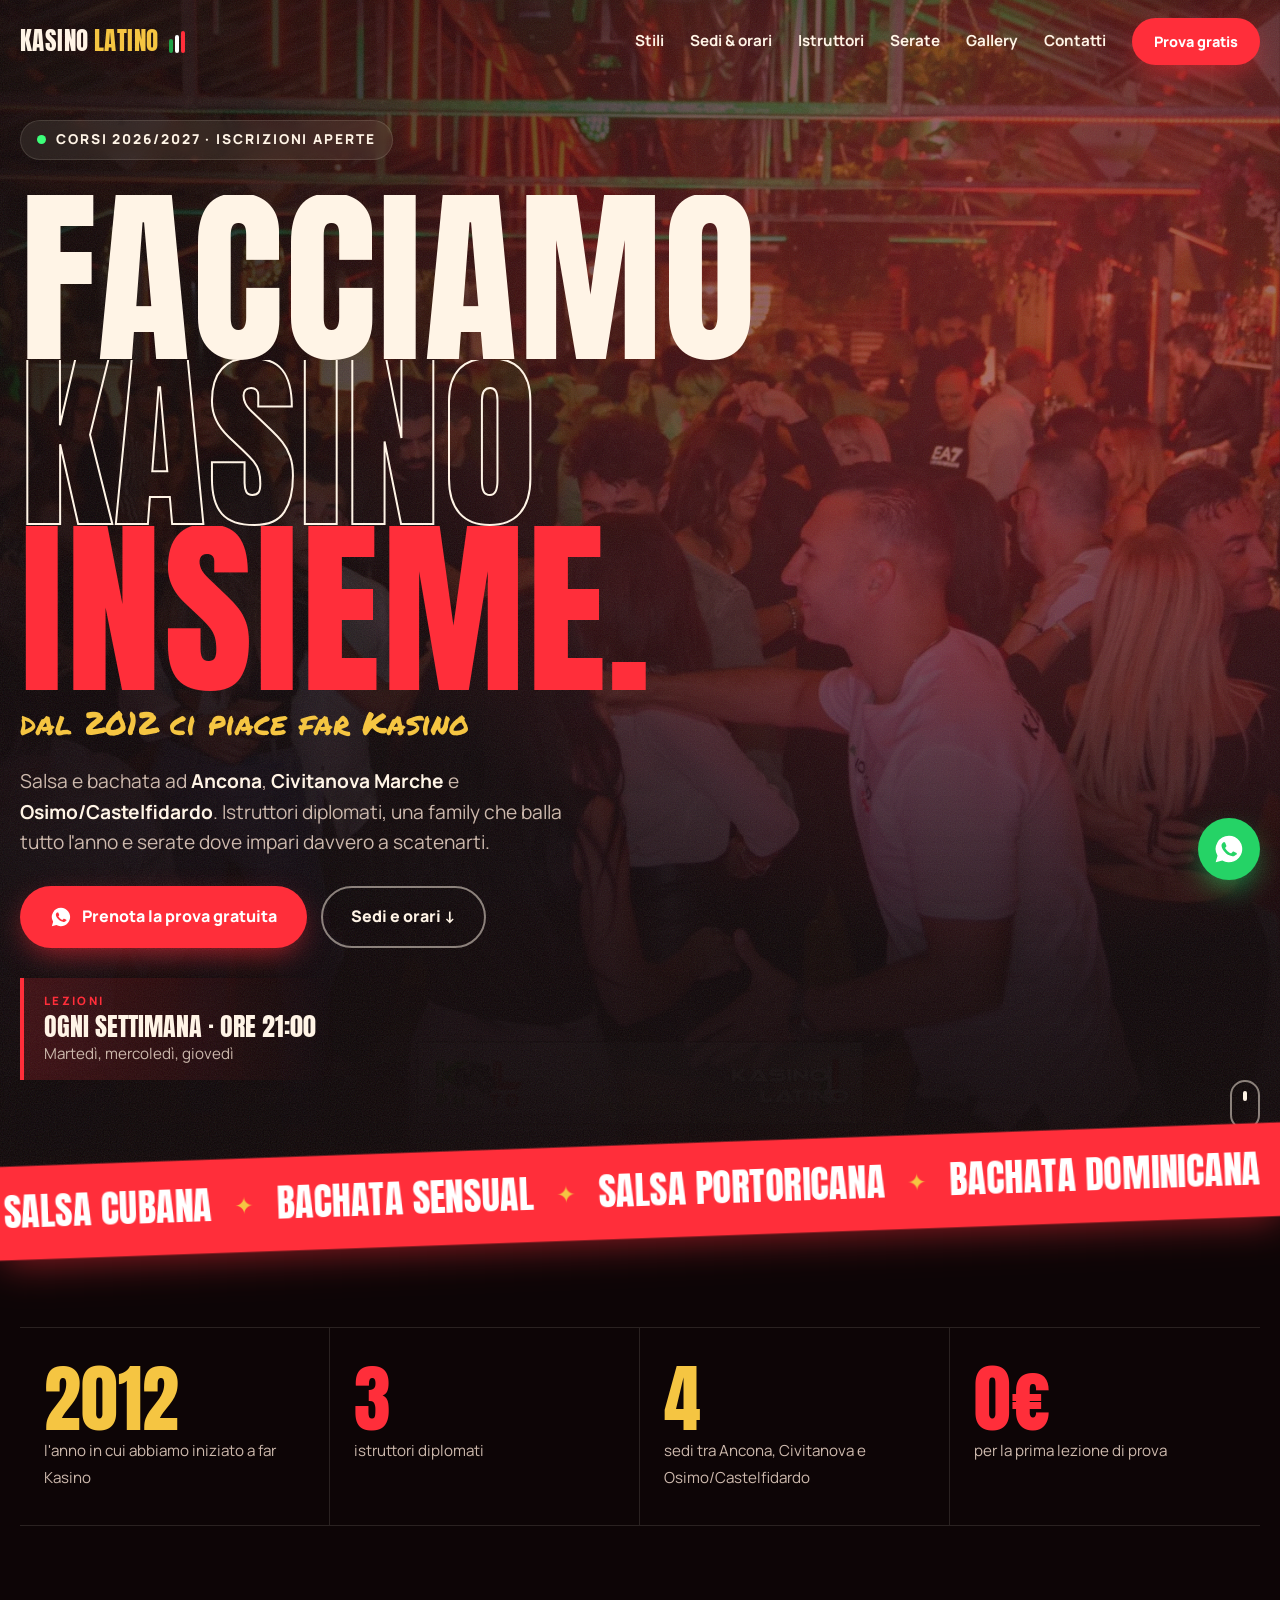
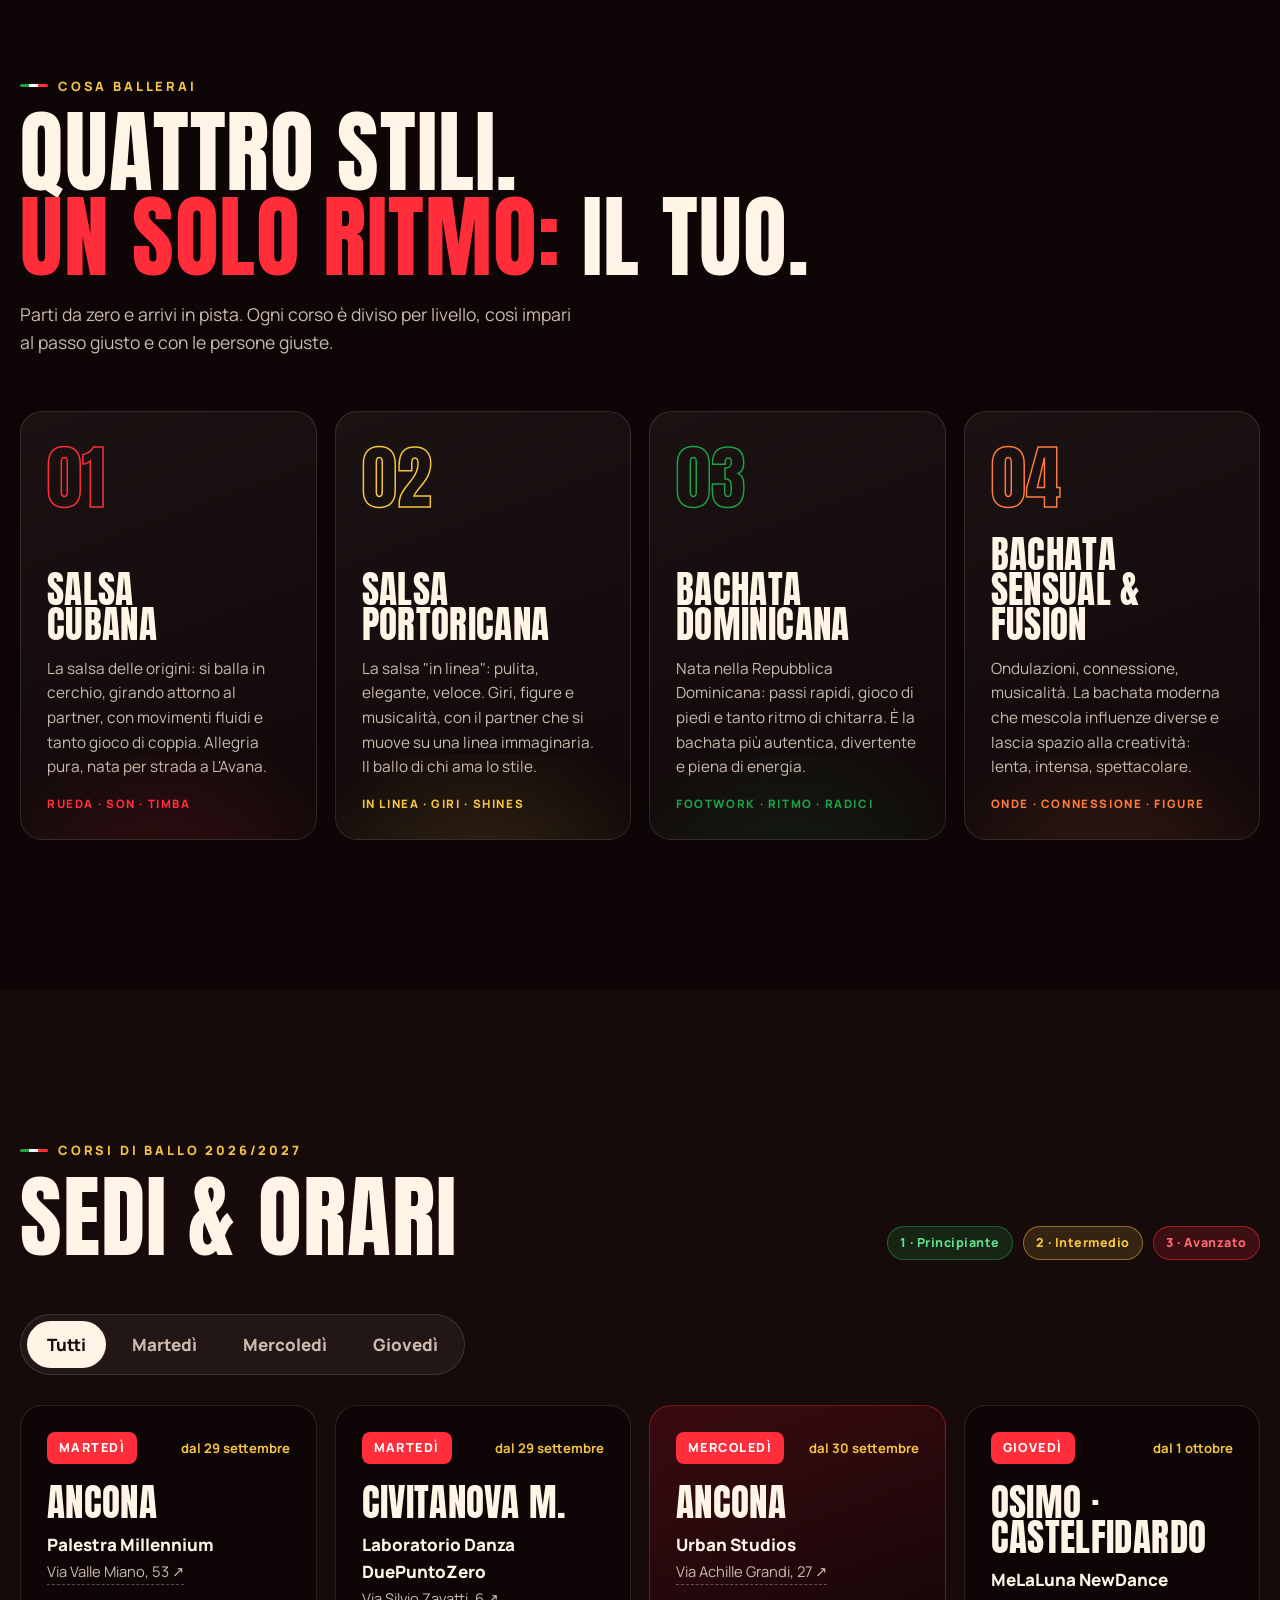
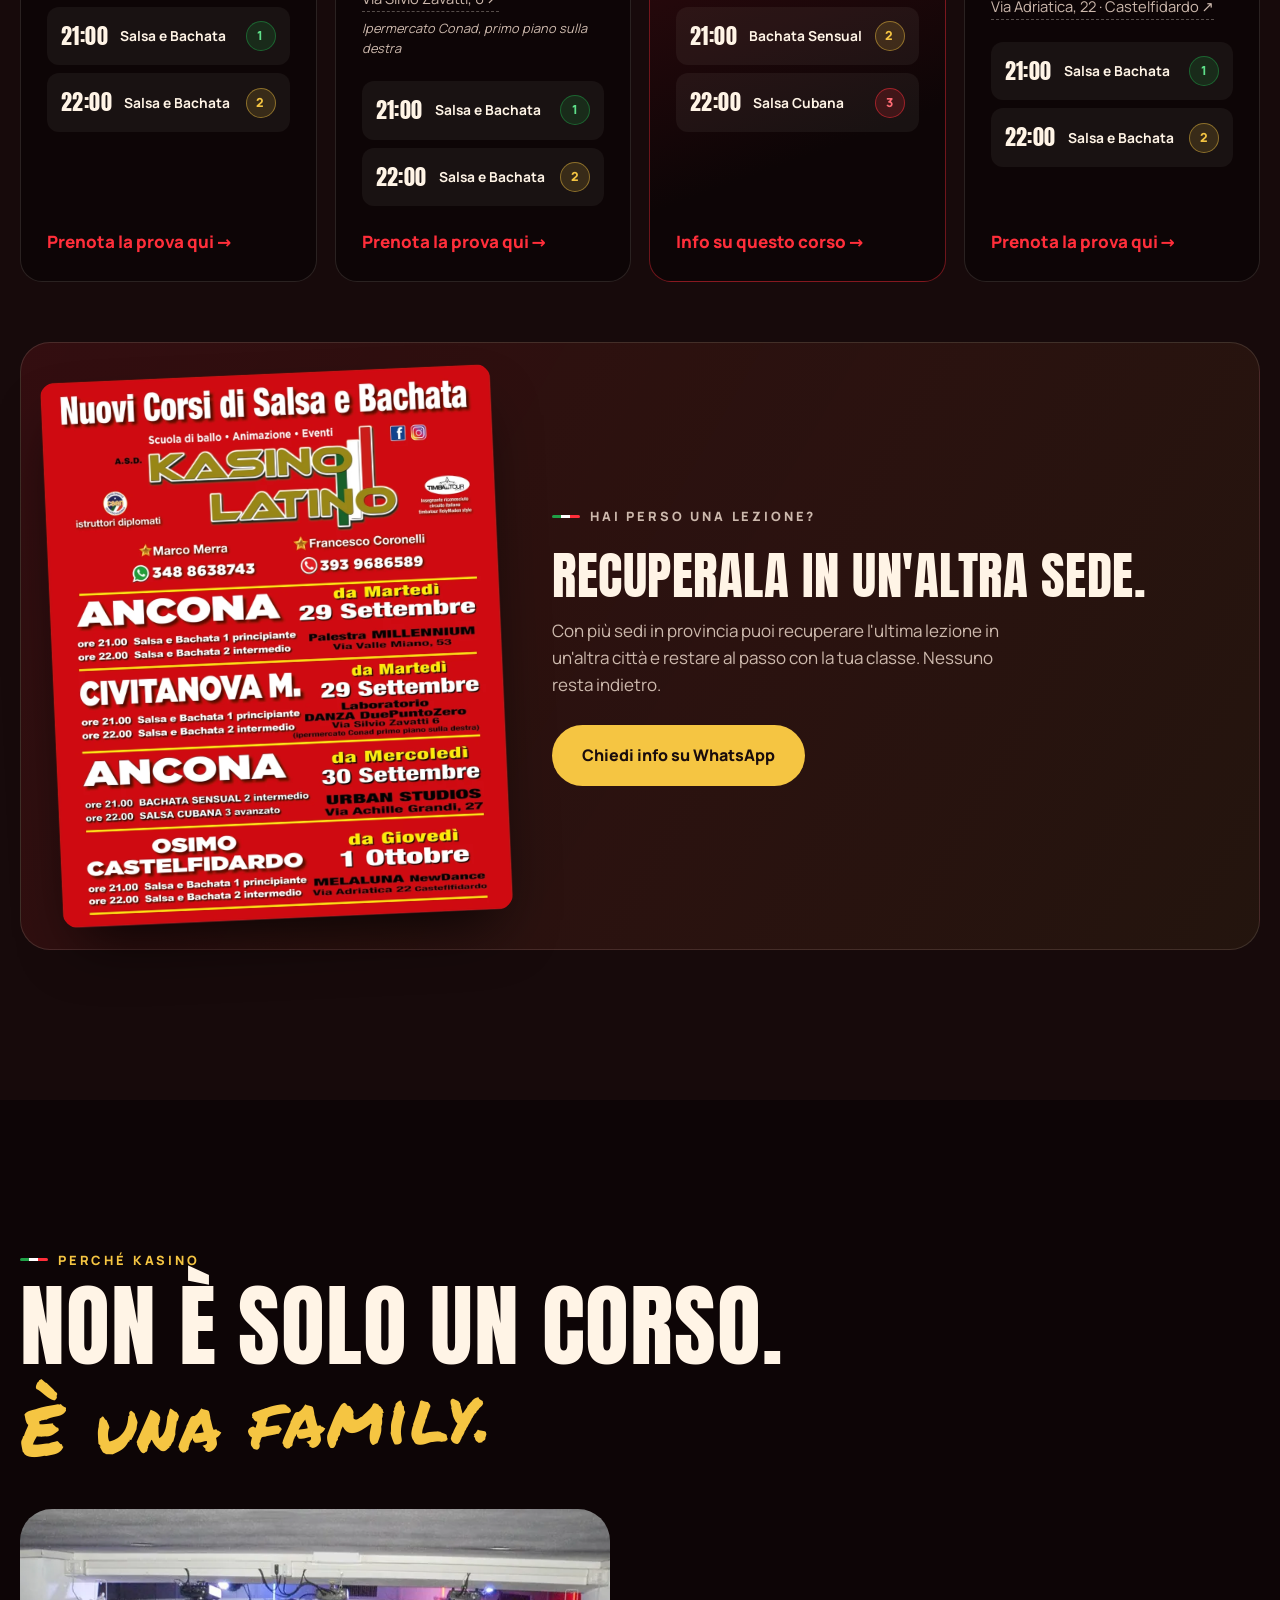
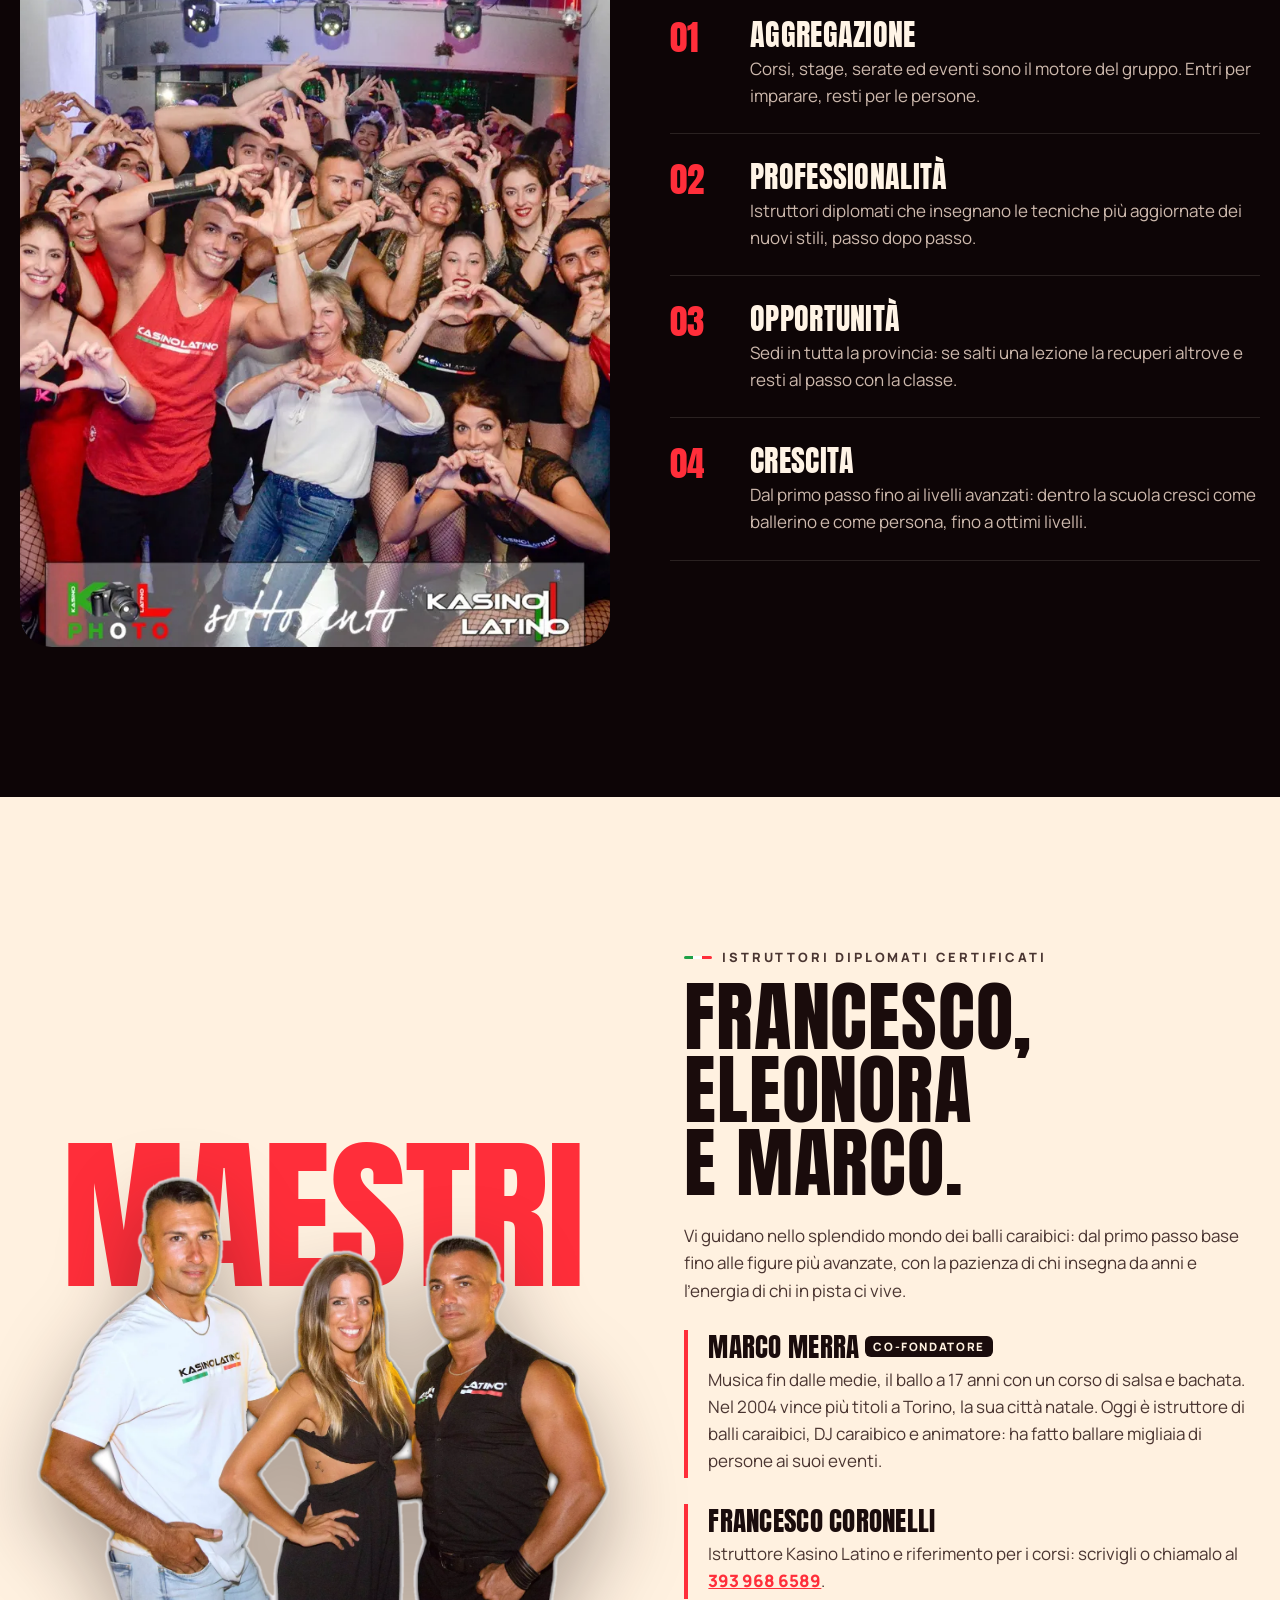
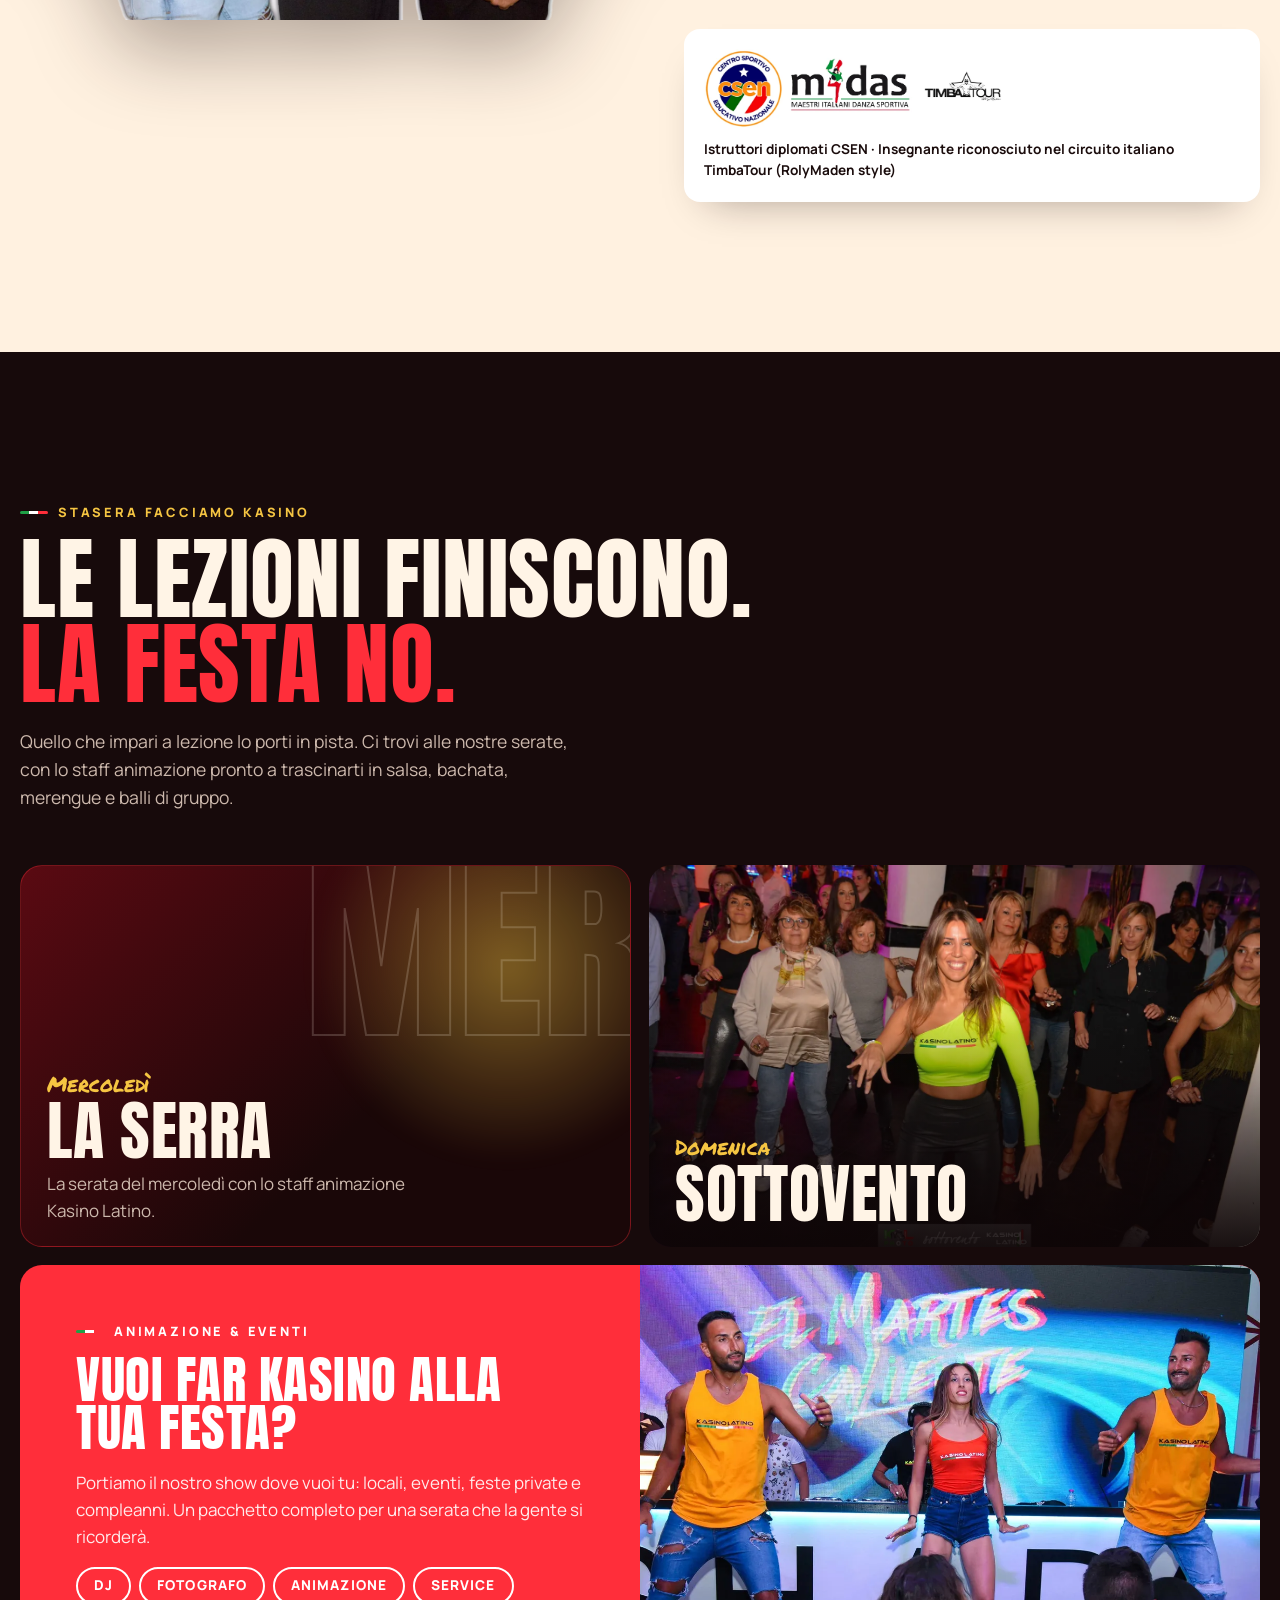
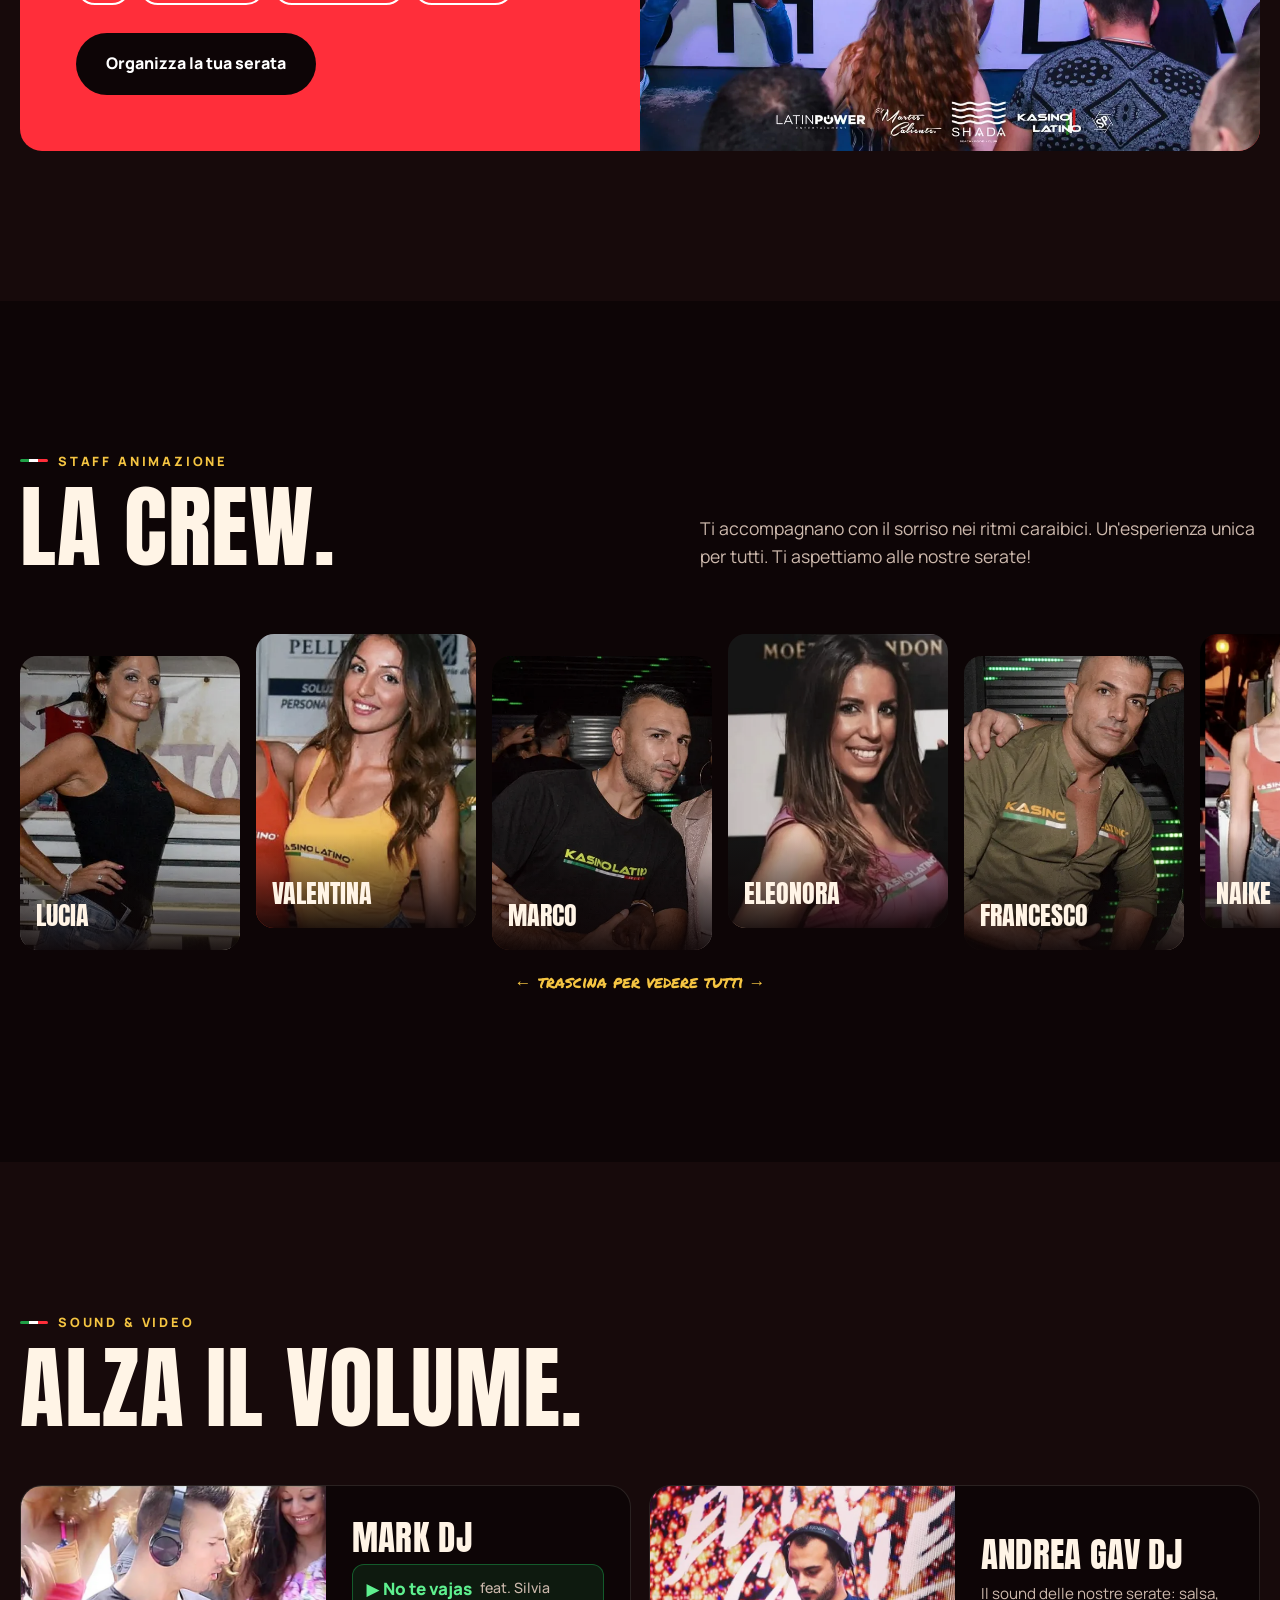
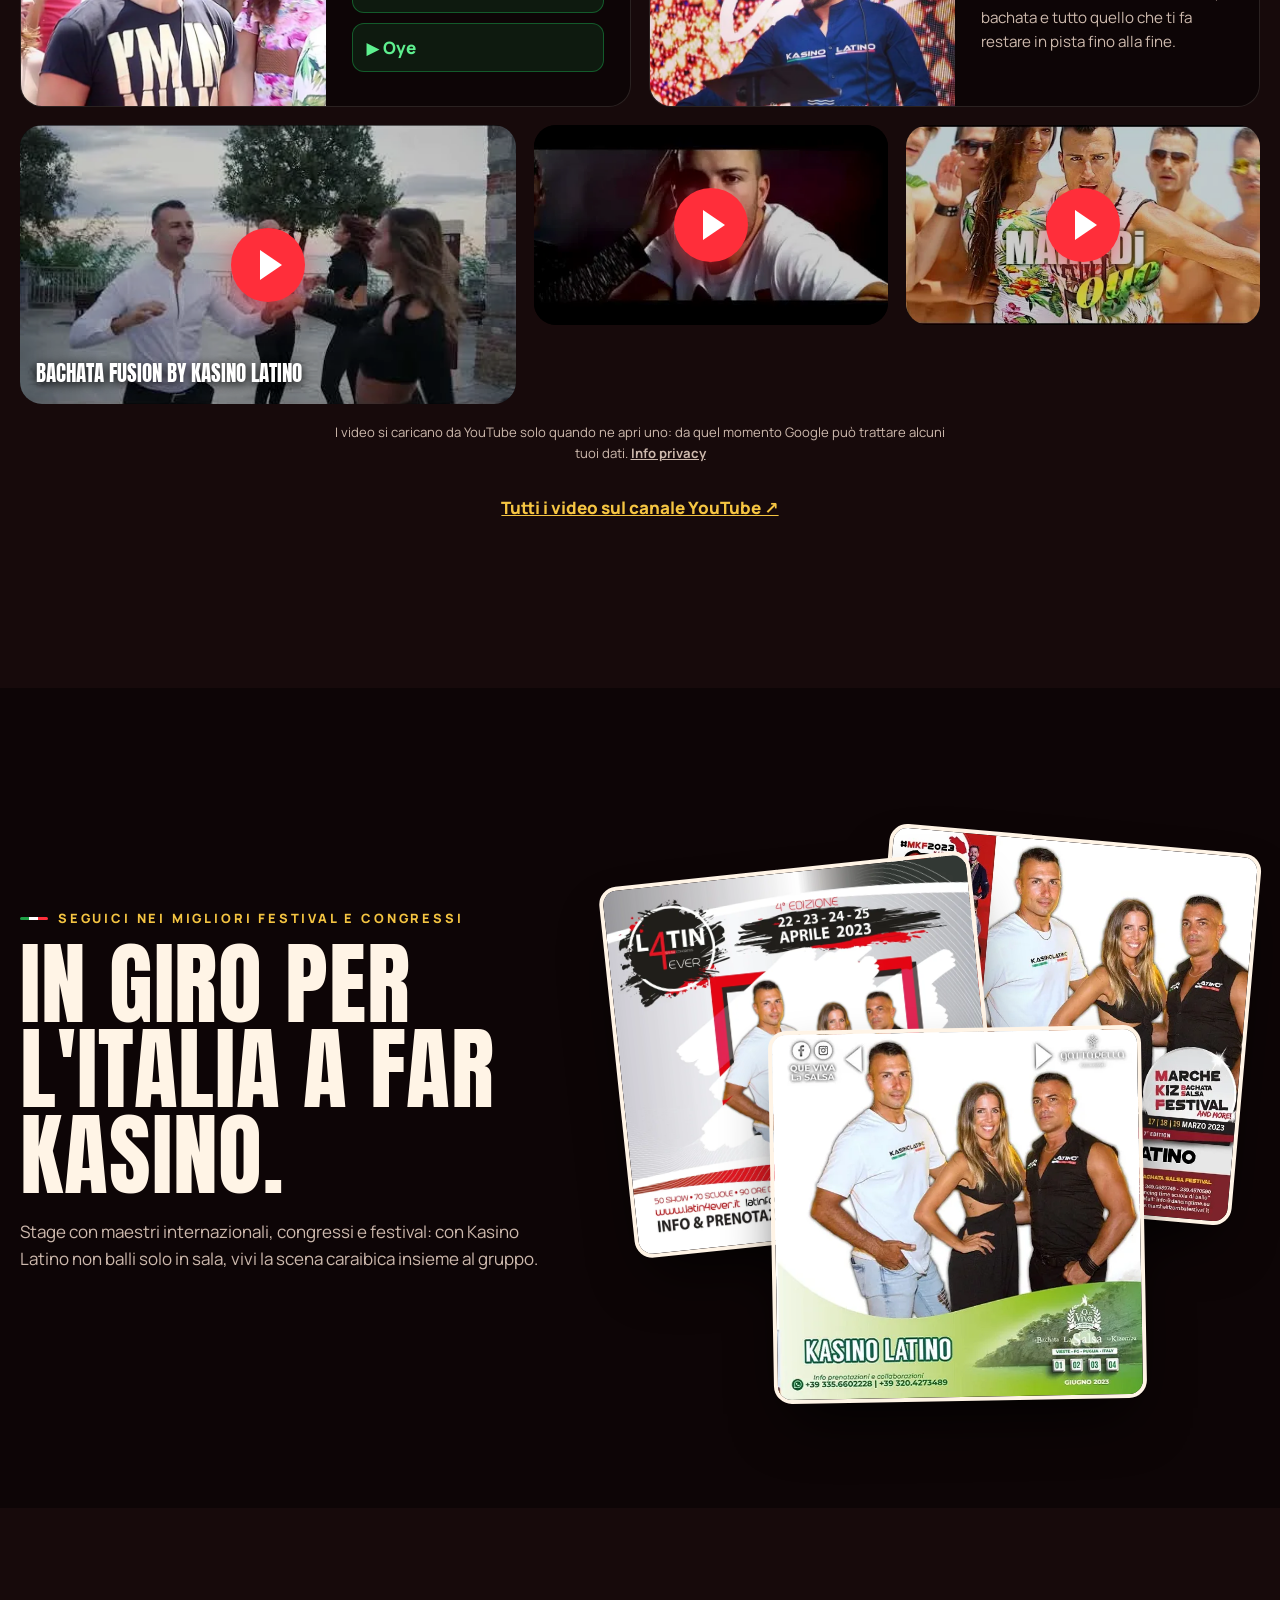
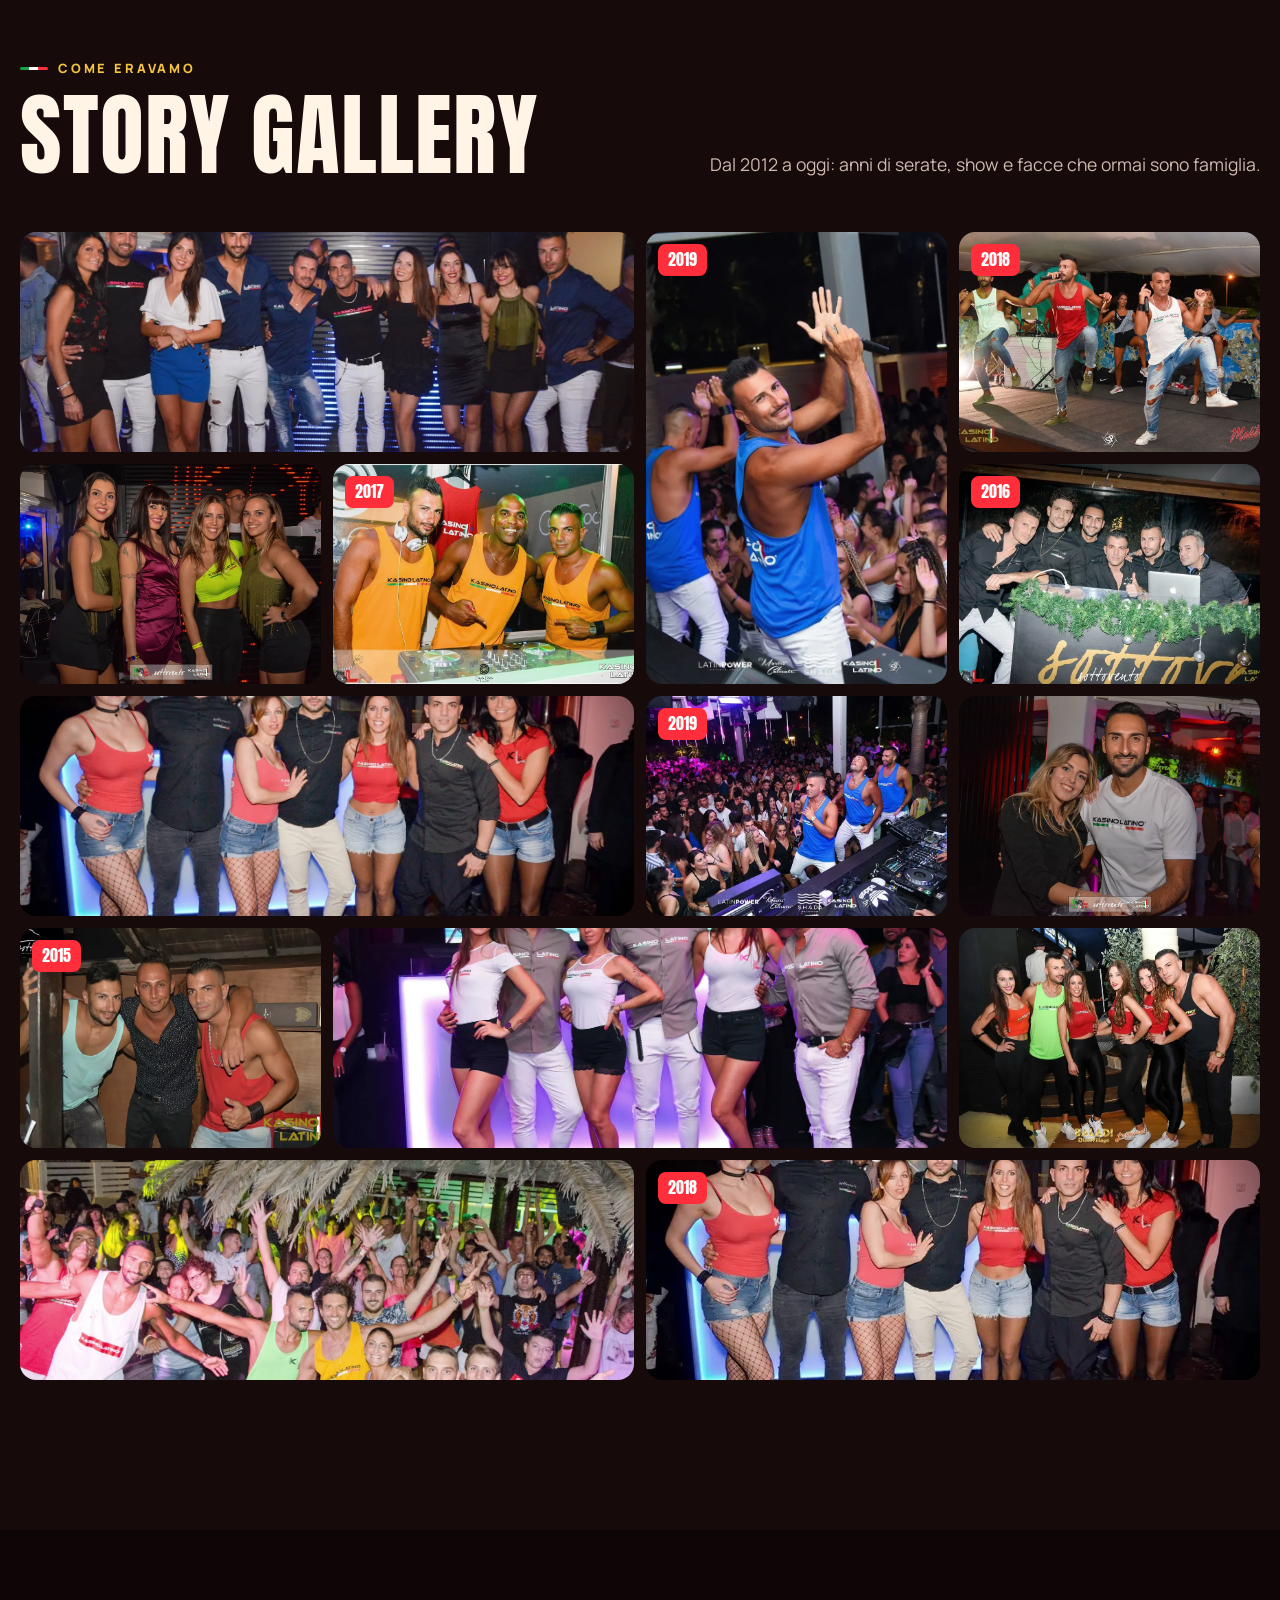
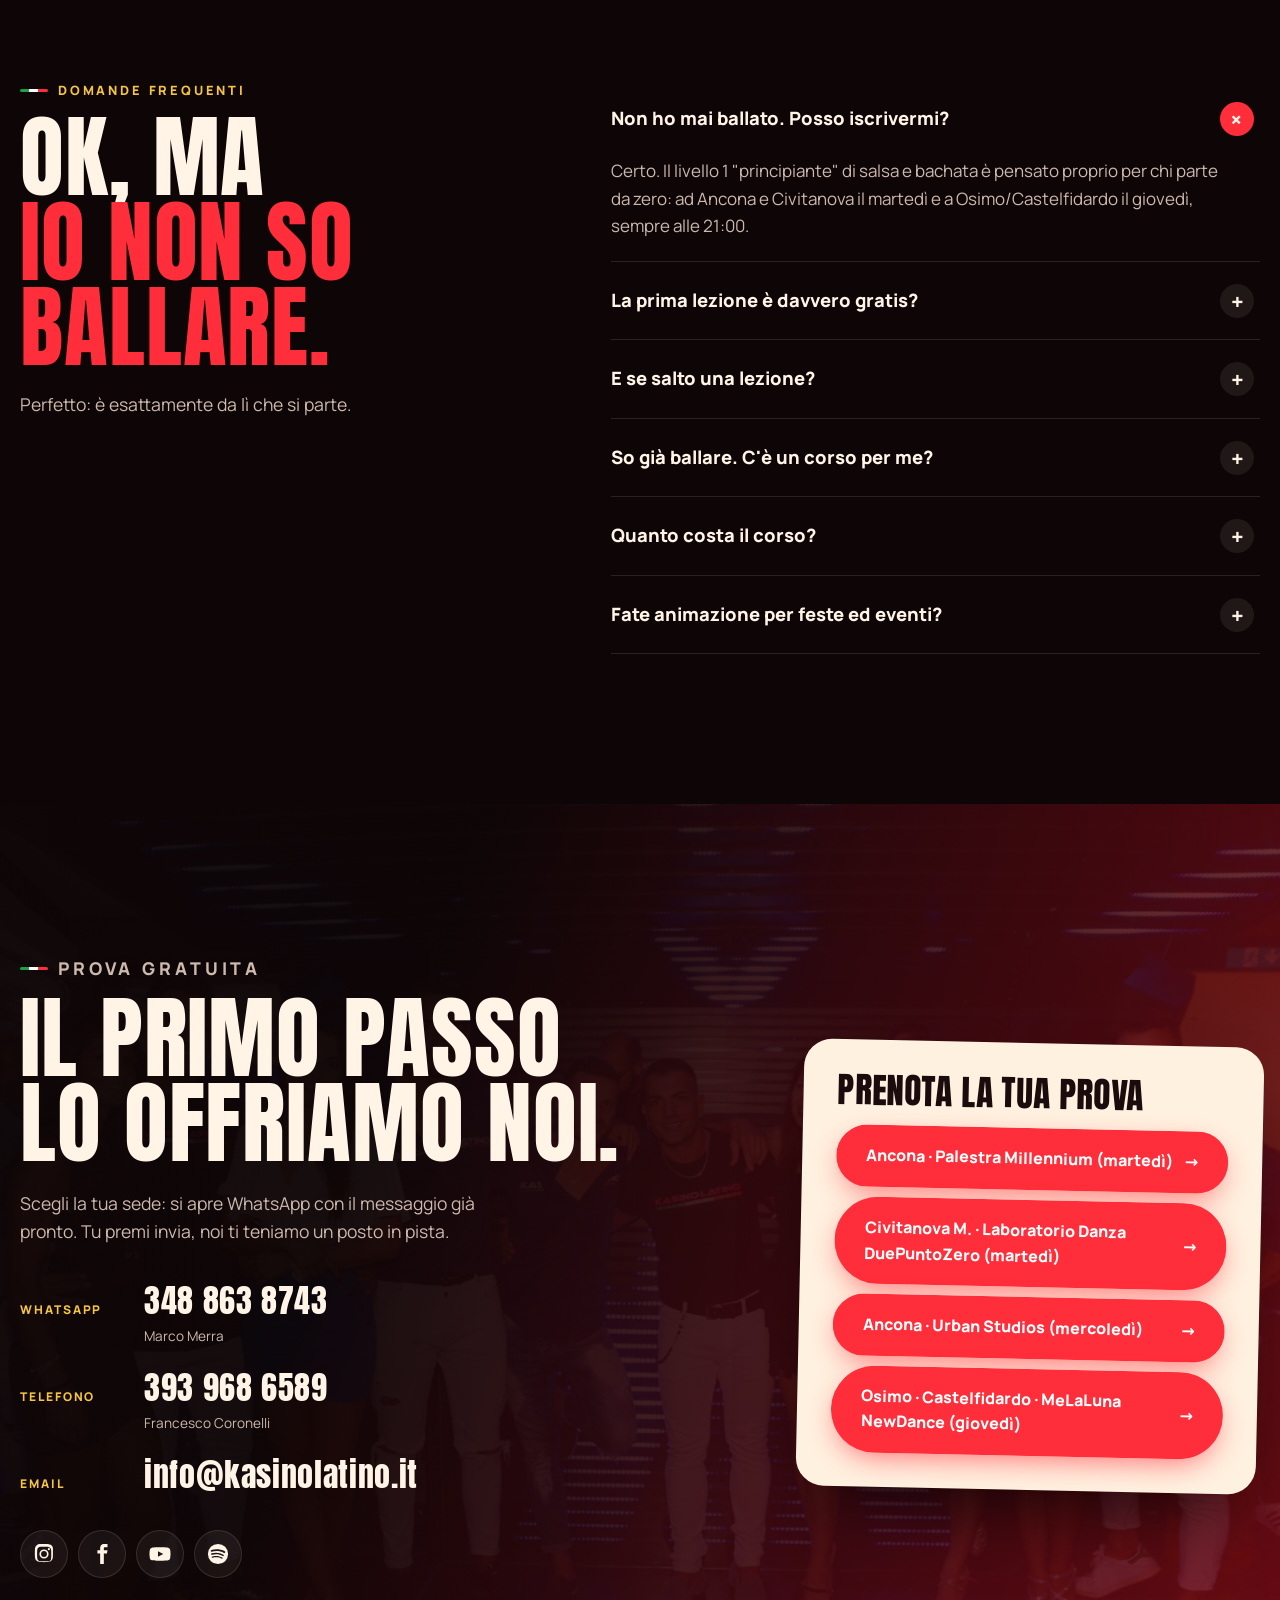
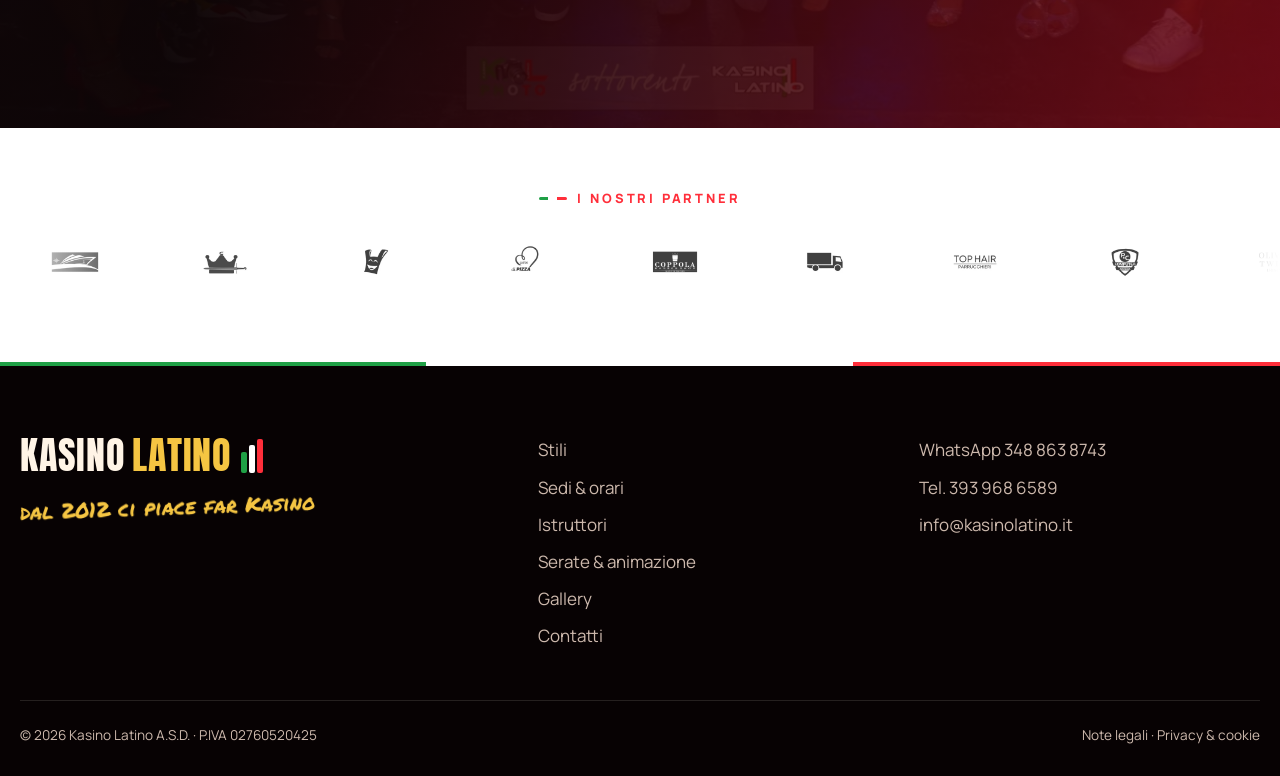
<file: index.html>
<!doctype html>
<html lang="it"><head><meta charset="utf-8"><meta name="viewport" content="width=device-width, initial-scale=1"><title>Kasino Latino · Scuola di ballo caraibico · Ancona, Civitanova, Osimo</title><meta name="description" content="Corsi di salsa e bachata ad Ancona, Civitanova Marche e Osimo/Castelfidardo. Istruttori diplomati, serate, animazione eventi. Dal 2012 ci piace far Kasino. Prima lezione di prova gratuita."><meta name="theme-color" content="#0d0506"><meta property="og:title" content="Kasino Latino · Scuola di ballo caraibico · Ancona, Civitanova, Osimo"><meta property="og:description" content="Corsi di salsa e bachata ad Ancona, Civitanova Marche e Osimo/Castelfidardo. Istruttori diplomati, serate, animazione eventi. Dal 2012 ci piace far Kasino. Prima lezione di prova gratuita."><meta property="og:type" content="website"><meta property="og:image" content="static/img/hero.webp"><link rel="icon" href="data:image/svg+xml,%3Csvg xmlns=&#x27;http://www.w3.org/2000/svg&#x27; viewBox=&#x27;0 0 64 64&#x27;%3E%3Crect width=&#x27;64&#x27; height=&#x27;64&#x27; rx=&#x27;14&#x27; fill=&#x27;%23ff2e3a&#x27;/%3E%3Ctext x=&#x27;32&#x27; y=&#x27;47&#x27; font-family=&#x27;Arial Black,Arial&#x27; font-weight=&#x27;900&#x27; font-size=&#x27;40&#x27; text-anchor=&#x27;middle&#x27; fill=&#x27;%23fff&#x27;%3EK%3C/text%3E%3C/svg%3E"><link rel="preload" href="static/font/anton-latin.woff2" as="font" type="font/woff2" crossorigin><link rel="stylesheet" href="sito.css"><script src="static/js/sito.js"></script><script type="application/ld+json">{"@context": "https://schema.org", "@type": "DanceSchool", "name": "Kasino Latino A.S.D.", "url": "https://www.kasinolatino.it/", "email": "info@kasinolatino.it", "telephone": ["+39 348 863 8743", "+39 393 968 6589"], "foundingDate": "2012", "sameAs": ["https://www.facebook.com/kasino.latino.3/", "https://www.instagram.com/kasinolatino/", "https://www.youtube.com/channel/UC2wqB9VsCMOhAVCT2peimiA"], "areaServed": ["Ancona", "Civitanova Marche", "Osimo", "Castelfidardo"]}</script></head><body><a href="#contenuto" class="salta">Vai al contenuto</a><header class="nav nav--home"><a href="#top" class="brand" aria-label="Kasino Latino, torna su"><span class="brand__word">KASINO<em>LATINO</em></span><span class="flag" aria-hidden="true"><i></i><i></i><i></i></span></a><nav class="nav__links" id="menu" aria-label="Menu principale"><a href="#chiudi" class="menu__chiudi" aria-label="Chiudi menu">×</a><a href="#stili">Stili</a><a href="#orari">Sedi &amp; orari</a><a href="#istruttori">Istruttori</a><a href="#serate">Serate</a><a href="#gallery">Gallery</a><a href="#contatti">Contatti</a><a href="#contatti" class="btn btn--sm btn--hot">Prova gratis</a></nav><a href="#menu" class="burger" aria-label="Apri menu"><span></span><span></span></a></header><main id="contenuto"><section class="hero" id="top"><div class="hero__bg" aria-hidden="true"><img src="static/img/hero.webp" alt="" loading="eager" fetchpriority="high"></div><div class="hero__grain" aria-hidden="true"></div><div class="hero__inner wrap"><p class="hero__kicker"><span class="dot"></span> Corsi 2026/2027 · iscrizioni aperte</p><h1 class="hero__title"><span class="line"><span>Facciamo</span></span><span class="line"><span class="stroke">Kasino</span></span><span class="line"><span class="hot">insieme.</span></span></h1><p class="hero__marker">dal 2012 ci piace far Kasino</p><p class="hero__lead">Salsa e bachata ad <strong>Ancona</strong>, <strong>Civitanova Marche</strong> e <strong>Osimo/Castelfidardo</strong>. Istruttori diplomati, una family che balla tutto l'anno e serate dove impari davvero a scatenarti.</p><div class="hero__ctas"><a href="https://wa.me/393488638743?text=Ciao%20Kasino%20Latino%21%20Vorrei%20prenotare%20la%20lezione%20di%20prova%20gratuita%20%F0%9F%92%83" target="_blank" rel="noopener" class="btn btn--hot btn--pulse"><svg viewBox="0 0 24 24" aria-hidden="true"><path d="M12 2a10 10 0 0 0-8.6 15.1L2 22l5-1.3A10 10 0 1 0 12 2Zm5.3 14.2c-.2.6-1.3 1.2-1.8 1.2-.5.1-1 .2-3.3-.7-2.8-1.1-4.5-4-4.7-4.2-.1-.2-1.1-1.5-1.1-2.9s.7-2 1-2.3c.2-.3.5-.3.7-.3h.5c.2 0 .4 0 .6.5l.8 2c.1.2.1.4 0 .5l-.3.5-.4.4c-.1.1-.3.3-.1.6.2.3.8 1.3 1.7 2.1 1.1 1 2.1 1.3 2.4 1.5.3.1.5.1.6-.1l.9-1c.2-.3.4-.2.6-.1l1.9.9c.3.1.5.2.5.3.1.2.1.7-.1 1.2Z"></path></svg>Prenota la prova gratuita</a><a href="#orari" class="btn btn--ghost">Sedi e orari ↓</a></div><div class="next"><span class="next__label">Lezioni</span><span class="next__when">Ogni settimana · ore 21:00</span><span class="next__where">Martedì, mercoledì, giovedì</span></div></div><a href="#stili" class="hero__scroll" aria-label="Scorri giù"><span></span></a></section><div class="marquee" aria-hidden="true"><div class="marquee__track"><span>Salsa Cubana</span><b>✦</b><span>Bachata Sensual</span><b>✦</b><span>Salsa Portoricana</span><b>✦</b><span>Bachata Dominicana</span><b>✦</b><span>Bachata Fusion</span><b>✦</b><span>Serate</span><b>✦</b><span>Stage</span><b>✦</b><span>Animazione</span><b>✦</b><span>Salsa Cubana</span><b>✦</b><span>Bachata Sensual</span><b>✦</b><span>Salsa Portoricana</span><b>✦</b><span>Bachata Dominicana</span><b>✦</b><span>Bachata Fusion</span><b>✦</b><span>Serate</span><b>✦</b><span>Stage</span><b>✦</b><span>Animazione</span><b>✦</b></div></div><section class="stats wrap" aria-label="Kasino Latino in numeri"><div class="stat reveal"><strong data-count="2012">2012</strong><span>l'anno in cui abbiamo iniziato a far Kasino</span></div><div class="stat reveal"><strong data-count="3">3</strong><span>istruttori diplomati</span></div><div class="stat reveal"><strong data-count="4">4</strong><span>sedi tra Ancona, Civitanova e Osimo/Castelfidardo</span></div><div class="stat reveal"><strong>0€</strong><span>per la prima lezione di prova</span></div></section><section class="section" id="stili"><div class="wrap"><header class="head reveal"><p class="eyebrow">Cosa ballerai</p><h2>Quattro stili.<br><span class="hot">Un solo ritmo:</span> il tuo.</h2><p class="head__sub">Parti da zero e arrivi in pista. Ogni corso è diviso per livello, così impari al passo giusto e con le persone giuste.</p></header><div class="styles"><article class="style reveal" style="--c:#ff2e3a"><span class="style__n">01</span><h3>Salsa<br>Cubana</h3><p>La salsa delle origini: si balla in cerchio, girando attorno al partner, con movimenti fluidi e tanto gioco di coppia. Allegria pura, nata per strada a L'Avana.</p><span class="style__tag">Rueda · Son · Timba</span></article><article class="style reveal" style="--c:#f5c542"><span class="style__n">02</span><h3>Salsa<br>Portoricana</h3><p>La salsa "in linea": pulita, elegante, veloce. Giri, figure e musicalità, con il partner che si muove su una linea immaginaria. Il ballo di chi ama lo stile.</p><span class="style__tag">In linea · Giri · Shines</span></article><article class="style reveal" style="--c:#1fa046"><span class="style__n">03</span><h3>Bachata<br>Dominicana</h3><p>Nata nella Repubblica Dominicana: passi rapidi, gioco di piedi e tanto ritmo di chitarra. È la bachata più autentica, divertente e piena di energia.</p><span class="style__tag">Footwork · Ritmo · Radici</span></article><article class="style reveal" style="--c:#ff7a3d"><span class="style__n">04</span><h3>Bachata<br>Sensual &amp; Fusion</h3><p>Ondulazioni, connessione, musicalità. La bachata moderna che mescola influenze diverse e lascia spazio alla creatività: lenta, intensa, spettacolare.</p><span class="style__tag">Onde · Connessione · Figure</span></article></div></div></section><section class="section section--dark" id="orari"><div class="wrap"><header class="head head--split reveal"><div><p class="eyebrow">Corsi di ballo 2026/2027</p><h2>Sedi &amp; orari</h2></div><div class="levels" aria-label="Legenda livelli"><span class="lvl lvl--verde">1 · Principiante</span><span class="lvl lvl--oro">2 · Intermedio</span><span class="lvl lvl--rosso">3 · Avanzato</span></div></header><div class="orari"><input type="radio" name="giorno" id="giorno-tutti" class="nascosto" checked aria-label="Mostra: Tutti"><input type="radio" name="giorno" id="giorno-1" class="nascosto" aria-label="Mostra: Martedì"><input type="radio" name="giorno" id="giorno-2" class="nascosto" aria-label="Mostra: Mercoledì"><input type="radio" name="giorno" id="giorno-3" class="nascosto" aria-label="Mostra: Giovedì"><div class="tabs reveal" aria-hidden="true"><label for="giorno-tutti" class="tab">Tutti</label><label for="giorno-1" class="tab">Martedì</label><label for="giorno-2" class="tab">Mercoledì</label><label for="giorno-3" class="tab">Giovedì</label></div><div class="venues"><article class="venue giorno-1 reveal"><div class="venue__top"><span class="venue__day">Martedì</span><span class="venue__start">dal 29 settembre</span></div><h3>Ancona</h3><p class="venue__place">Palestra Millennium</p><a href="https://www.google.com/maps/search/?api=1&amp;query=Palestra+Millennium+Via+Valle+Miano+53+Ancona" target="_blank" rel="noopener" class="venue__addr">Via Valle Miano, 53 ↗</a><ul class="slots"><li><time>21:00</time><span>Salsa e Bachata</span><b class="lvl lvl--verde" title="Principiante">1</b></li><li><time>22:00</time><span>Salsa e Bachata</span><b class="lvl lvl--oro" title="Intermedio">2</b></li></ul><a href="https://wa.me/393488638743?text=Ciao%20Kasino%20Latino%21%20Vorrei%20provare%20una%20lezione%20gratuita%20a%20Ancona%2C%20Palestra%20Millennium%20%28marted%C3%AC%29%20%F0%9F%92%83" target="_blank" rel="noopener" class="venue__cta">Prenota la prova qui →</a></article><article class="venue giorno-1 reveal"><div class="venue__top"><span class="venue__day">Martedì</span><span class="venue__start">dal 29 settembre</span></div><h3>Civitanova M.</h3><p class="venue__place">Laboratorio Danza DuePuntoZero</p><a href="https://www.google.com/maps/search/?api=1&amp;query=Via+Silvio+Zavatti+6+Civitanova+Marche" target="_blank" rel="noopener" class="venue__addr">Via Silvio Zavatti, 6 ↗</a><p class="venue__note">Ipermercato Conad, primo piano sulla destra</p><ul class="slots"><li><time>21:00</time><span>Salsa e Bachata</span><b class="lvl lvl--verde" title="Principiante">1</b></li><li><time>22:00</time><span>Salsa e Bachata</span><b class="lvl lvl--oro" title="Intermedio">2</b></li></ul><a href="https://wa.me/393488638743?text=Ciao%20Kasino%20Latino%21%20Vorrei%20provare%20una%20lezione%20gratuita%20a%20Civitanova%20M.%2C%20Laboratorio%20Danza%20DuePuntoZero%20%28marted%C3%AC%29%20%F0%9F%92%83" target="_blank" rel="noopener" class="venue__cta">Prenota la prova qui →</a></article><article class="venue giorno-2 venue--hot reveal"><div class="venue__top"><span class="venue__day">Mercoledì</span><span class="venue__start">dal 30 settembre</span></div><h3>Ancona</h3><p class="venue__place">Urban Studios</p><a href="https://www.google.com/maps/search/?api=1&amp;query=Urban+Studios+Via+Achille+Grandi+27+Ancona" target="_blank" rel="noopener" class="venue__addr">Via Achille Grandi, 27 ↗</a><ul class="slots"><li><time>21:00</time><span>Bachata Sensual</span><b class="lvl lvl--oro" title="Intermedio">2</b></li><li><time>22:00</time><span>Salsa Cubana</span><b class="lvl lvl--rosso" title="Avanzato">3</b></li></ul><a href="https://wa.me/393488638743?text=Ciao%20Kasino%20Latino%21%20Vorrei%20provare%20una%20lezione%20gratuita%20a%20Ancona%2C%20Urban%20Studios%20%28mercoled%C3%AC%29%20%F0%9F%92%83" target="_blank" rel="noopener" class="venue__cta">Info su questo corso →</a></article><article class="venue giorno-3 reveal"><div class="venue__top"><span class="venue__day">Giovedì</span><span class="venue__start">dal 1 ottobre</span></div><h3>Osimo · Castelfidardo</h3><p class="venue__place">MeLaLuna NewDance</p><a href="https://www.google.com/maps/search/?api=1&amp;query=MeLaLuna+NewDance+Via+Adriatica+22+Castelfidardo" target="_blank" rel="noopener" class="venue__addr">Via Adriatica, 22 · Castelfidardo ↗</a><ul class="slots"><li><time>21:00</time><span>Salsa e Bachata</span><b class="lvl lvl--verde" title="Principiante">1</b></li><li><time>22:00</time><span>Salsa e Bachata</span><b class="lvl lvl--oro" title="Intermedio">2</b></li></ul><a href="https://wa.me/393488638743?text=Ciao%20Kasino%20Latino%21%20Vorrei%20provare%20una%20lezione%20gratuita%20a%20Osimo%20%C2%B7%20Castelfidardo%2C%20MeLaLuna%20NewDance%20%28gioved%C3%AC%29%20%F0%9F%92%83" target="_blank" rel="noopener" class="venue__cta">Prenota la prova qui →</a></article></div></div><div class="poster reveal"><img src="static/img/locandina-2026.webp" alt="Locandina Kasino Latino: nuovi corsi di salsa e bachata 2026/2027 con sedi e orari" loading="lazy"><div class="poster__txt"><p class="eyebrow">Hai perso una lezione?</p><h3>Recuperala in un'altra sede.</h3><p>Con più sedi in provincia puoi recuperare l'ultima lezione in un'altra città e restare al passo con la tua classe. Nessuno resta indietro.</p><a href="https://wa.me/393488638743?text=Ciao%21%20Vorrei%20info%20sui%20corsi%202026/2027" target="_blank" rel="noopener" class="btn btn--gold">Chiedi info su WhatsApp</a></div></div></div></section><section class="section why" id="perche"><div class="wrap"><header class="head reveal"><p class="eyebrow">Perché Kasino</p><h2>Non è solo un corso.<br><span class="marker">È una family.</span></h2></header><div class="why__grid"><div class="why__photo reveal"><img src="static/img/cuori.webp" alt="Allievi e staff Kasino Latino fanno il cuore con le mani in pista" loading="lazy"></div><ol class="why__list"><li class="reveal"><span>01</span><div><h3>Aggregazione</h3><p>Corsi, stage, serate ed eventi sono il motore del gruppo. Entri per imparare, resti per le persone.</p></div></li><li class="reveal"><span>02</span><div><h3>Professionalità</h3><p>Istruttori diplomati che insegnano le tecniche più aggiornate dei nuovi stili, passo dopo passo.</p></div></li><li class="reveal"><span>03</span><div><h3>Opportunità</h3><p>Sedi in tutta la provincia: se salti una lezione la recuperi altrove e resti al passo con la classe.</p></div></li><li class="reveal"><span>04</span><div><h3>Crescita</h3><p>Dal primo passo fino ai livelli avanzati: dentro la scuola cresci come ballerino e come persona, fino a ottimi livelli.</p></div></li></ol></div></div></section><section class="section teachers" id="istruttori"><div class="wrap teachers__grid"><div class="teachers__visual reveal"><span class="teachers__bgword" aria-hidden="true">MAESTRI</span><img src="static/img/istruttori-cut.webp" alt="Gli istruttori Kasino Latino: Marco, Eleonora e Francesco" loading="lazy"></div><div class="teachers__txt"><p class="eyebrow eyebrow--dark reveal">Istruttori diplomati certificati</p><h2 class="reveal">Francesco, Eleonora<br>e Marco.</h2><p class="reveal">Vi guidano nello splendido mondo dei balli caraibici: dal primo passo base fino alle figure più avanzate, con la pazienza di chi insegna da anni e l'energia di chi in pista ci vive.</p><div class="bio reveal"><h3>Marco Merra<small>co-fondatore</small></h3><p>Musica fin dalle medie, il ballo a 17 anni con un corso di salsa e bachata. Nel 2004 vince più titoli a Torino, la sua città natale. Oggi è istruttore di balli caraibici, DJ caraibico e animatore: ha fatto ballare migliaia di persone ai suoi eventi.</p></div><div class="bio reveal"><h3>Francesco Coronelli</h3><p>Istruttore Kasino Latino e riferimento per i corsi: scrivigli o chiamalo al <a href="tel:+393939686589">393 968 6589</a>.</p></div><div class="certs reveal"><img src="static/img/diplomi.webp" alt="Riconoscimenti: CSEN Centro Sportivo Educativo Nazionale, MIDAS Maestri Italiani Danza Sportiva, TimbaTour" loading="lazy"><p>Istruttori diplomati CSEN · Insegnante riconosciuto nel circuito italiano TimbaTour (RolyMaden style)</p></div></div></div></section><section class="section section--dark nights" id="serate"><div class="wrap"><header class="head reveal"><p class="eyebrow">Stasera facciamo Kasino</p><h2>Le lezioni finiscono.<br><span class="hot">La festa no.</span></h2><p class="head__sub">Quello che impari a lezione lo porti in pista. Ci trovi alle nostre serate, con lo staff animazione pronto a trascinarti in salsa, bachata, merengue e balli di gruppo.</p></header><div class="nights__grid"><article class="night night--type reveal"><div class="night__glow" aria-hidden="true"></div><span class="night__big" aria-hidden="true">MER</span><div class="night__txt"><span class="night__day">Mercoledì</span><h3>La Serra</h3><p>La serata del mercoledì con lo staff animazione Kasino Latino.</p></div></article><article class="night reveal"><img src="static/img/serata-pista.webp" alt="Pista piena a una serata Kasino Latino al Sottovento" loading="lazy"><div class="night__txt"><span class="night__day">Domenica</span><h3>Sottovento</h3></div></article></div><div class="anim reveal"><div class="anim__txt"><p class="eyebrow">Animazione &amp; eventi</p><h3>Vuoi far Kasino alla tua festa?</h3><p>Portiamo il nostro show dove vuoi tu: locali, eventi, feste private e compleanni. Un pacchetto completo per una serata che la gente si ricorderà.</p><ul class="chips"><li>DJ</li><li>Fotografo</li><li>Animazione</li><li>Service</li></ul><a href="https://wa.me/393488638743?text=Ciao%21%20Vorrei%20organizzare%20una%20serata/evento%20con%20Kasino%20Latino" target="_blank" rel="noopener" class="btn btn--hot">Organizza la tua serata</a></div><div class="anim__img"><img src="static/img/martes.webp" alt="Lo staff Kasino Latino in show sul palco" loading="lazy"></div></div></div></section><section class="section staff" id="staff"><div class="wrap"><header class="head head--split reveal"><div><p class="eyebrow">Staff animazione</p><h2>La crew.</h2></div><p class="head__sub">Ti accompagnano con il sorriso nei ritmi caraibici. Un'esperienza unica per tutti. Ti aspettiamo alle nostre serate!</p></header></div><div class="crew" tabindex="0" aria-label="Staff animazione, scorri in orizzontale"><figure><img src="static/img/staff/lucia.webp" alt="Lucia" loading="lazy"><figcaption>Lucia</figcaption></figure><figure><img src="static/img/staff/valentina_m.webp" alt="Valentina" loading="lazy"><figcaption>Valentina</figcaption></figure><figure><img src="static/img/staff/marco.webp" alt="Marco" loading="lazy"><figcaption>Marco</figcaption></figure><figure><img src="static/img/staff/eleonora.webp" alt="Eleonora" loading="lazy"><figcaption>Eleonora</figcaption></figure><figure><img src="static/img/staff/francesco.webp" alt="Francesco" loading="lazy"><figcaption>Francesco</figcaption></figure><figure><img src="static/img/staff/naike.webp" alt="Naike" loading="lazy"><figcaption>Naike</figcaption></figure><figure><img src="static/img/staff/giuseppe.webp" alt="Giuseppe" loading="lazy"><figcaption>Giuseppe</figcaption></figure><figure><img src="static/img/staff/jessica.webp" alt="Jessica" loading="lazy"><figcaption>Jessica</figcaption></figure><figure><img src="static/img/staff/olga.webp" alt="Olga" loading="lazy"><figcaption>Olga</figcaption></figure><figure><img src="static/img/staff/matteo_nardella.webp" alt="Matteo" loading="lazy"><figcaption>Matteo</figcaption></figure><figure><img src="static/img/staff/simona.webp" alt="Simona" loading="lazy"><figcaption>Simona</figcaption></figure><figure><img src="static/img/staff/claudia.webp" alt="Claudia" loading="lazy"><figcaption>Claudia</figcaption></figure><figure><img src="static/img/staff/andrea.webp" alt="Andrea" loading="lazy"><figcaption>Andrea</figcaption></figure><figure><img src="static/img/staff/giorgia.webp" alt="Giorgia" loading="lazy"><figcaption>Giorgia</figcaption></figure><figure><img src="static/img/staff/davide.webp" alt="Davide" loading="lazy"><figcaption>Davide</figcaption></figure></div><p class="crew__hint wrap" aria-hidden="true">← trascina per vedere tutti →</p></section><section class="section section--dark media" id="video"><div class="wrap"><header class="head reveal"><p class="eyebrow">Sound &amp; video</p><h2>Alza il volume.</h2></header><div class="djs"><article class="dj reveal"><img src="static/img/dj-mark.webp" alt="Mark DJ in console" loading="lazy"><div><h3>Mark DJ</h3><a href="https://open.spotify.com/track/2XOV8VttlJooAQPopXmfef" target="_blank" rel="noopener" class="track">▶ No te vajas<small>feat. Silvia</small></a><a href="https://open.spotify.com/track/0F7qinmjmETDt4kcPCKkFq" target="_blank" rel="noopener" class="track">▶ Oye</a></div></article><article class="dj reveal"><img src="static/img/dj-andrea.webp" alt="Andrea Gav DJ in console" loading="lazy"><div><h3>Andrea Gav DJ</h3><p>Il sound delle nostre serate: salsa, bachata e tutto quello che ti fa restare in pista fino alla fine.</p></div></article></div><div class="videos"><a href="video-Sbf6CbRuQxU.html" class="yt reveal" aria-label="Guarda il video: Bachata Fusion by Kasino Latino"><img src="static/img/yt/Sbf6CbRuQxU.webp" alt="" loading="lazy"><span class="yt__play"></span><span class="yt__title">Bachata Fusion by Kasino Latino</span></a><a href="video-78nTF53mUEs.html" class="yt reveal" aria-label="Guarda il video: Video Kasino Latino"><img src="static/img/yt/78nTF53mUEs.webp" alt="" loading="lazy"><span class="yt__play"></span></a><a href="video-_SpHdCeOoRQ.html" class="yt reveal" aria-label="Guarda il video: Oye · Mark DJ"><img src="static/img/yt/_SpHdCeOoRQ.webp" alt="" loading="lazy"><span class="yt__play"></span></a></div><p class="yt-note">I video si caricano da YouTube solo quando ne apri uno: da quel momento Google può trattare alcuni tuoi dati. <a href="privacy.html#video">Info privacy</a></p><p class="center"><a href="https://www.youtube.com/@kasinolatino2658" target="_blank" rel="noopener" class="link">Tutti i video sul canale YouTube ↗</a></p></div></section><section class="section fest"><div class="wrap fest__grid"><div class="fest__txt reveal"><p class="eyebrow">Seguici nei migliori festival e congressi</p><h2>In giro per l'Italia a far Kasino.</h2><p>Stage con maestri internazionali, congressi e festival: con Kasino Latino non balli solo in sala, vivi la scena caraibica insieme al gruppo.</p></div><div class="fest__cards"><img src="static/img/congresso-3.webp" alt="Kasino Latino al festival Latin4ever, aprile 2023" loading="lazy" class="reveal"><img src="static/img/congresso-1.webp" alt="Kasino Latino al Marche Kiz Festival" loading="lazy" class="reveal"><img src="static/img/congresso-2.webp" alt="Locandina evento con Kasino Latino" loading="lazy" class="reveal"></div></div></section><section class="section section--dark" id="gallery"><div class="wrap"><header class="head head--split reveal"><div><p class="eyebrow">Come eravamo</p><h2>Story gallery</h2></div><p class="head__sub">Dal 2012 a oggi: anni di serate, show e facce che ormai sono famiglia.</p></header><div class="gallery"><a href="#foto-0" id="miniatura-0" class="g g--larga"><img src="static/img/serata-staff.webp" alt="Staff Kasino Latino in serata" loading="lazy"></a><a href="#foto-1" id="miniatura-1" class="g g--alta"><img src="static/img/gallery/ricordi-2019-7.webp" alt="Ballerino Kasino Latino in pista, 2019" loading="lazy"><span>2019</span></a><a href="#foto-2" id="miniatura-2" class="g"><img src="static/img/gallery/ricordi-2018-13.webp" alt="Show Kasino Latino, 2018" loading="lazy"><span>2018</span></a><a href="#foto-3" id="miniatura-3" class="g"><img src="static/img/serata-girls.webp" alt="Ballerine dello staff Kasino Latino" loading="lazy"></a><a href="#foto-4" id="miniatura-4" class="g"><img src="static/img/gallery/ricordi-2017-5.webp" alt="Staff Kasino Latino in consolle, 2017" loading="lazy"><span>2017</span></a><a href="#foto-5" id="miniatura-5" class="g g--larga"><img src="static/img/staff-rosso.webp" alt="Staff Kasino Latino in rosso e nero" loading="lazy"></a><a href="#foto-6" id="miniatura-6" class="g"><img src="static/img/gallery/ricordi-2016-9.webp" alt="Kasino Latino, 2016" loading="lazy"><span>2016</span></a><a href="#foto-7" id="miniatura-7" class="g"><img src="static/img/gallery/ricordi-2019-9.webp" alt="Pista piena a una serata, 2019" loading="lazy"><span>2019</span></a><a href="#foto-8" id="miniatura-8" class="g"><img src="static/img/serata-coppia.webp" alt="Coppia dello staff Kasino Latino" loading="lazy"></a><a href="#foto-9" id="miniatura-9" class="g"><img src="static/img/gallery/ricordi-2015-4.webp" alt="Kasino Latino, 2015" loading="lazy"><span>2015</span></a><a href="#foto-10" id="miniatura-10" class="g g--larga"><img src="static/img/staff-bianco.webp" alt="Staff Kasino Latino in bianco" loading="lazy"></a><a href="#foto-11" id="miniatura-11" class="g g--larga"><img src="static/img/beach.webp" alt="Folla che balla in spiaggia con lo staff Kasino Latino" loading="lazy"></a><a href="#foto-12" id="miniatura-12" class="g"><img src="static/img/gallery/story-7.webp" alt="Ragazze dello staff Kasino Latino" loading="lazy"></a><a href="#foto-13" id="miniatura-13" class="g g--larga"><img src="static/img/gallery/ricordi-2018-7.webp" alt="Kasino Latino, 2018" loading="lazy"><span>2018</span></a></div></div><div id="foto-0" class="lb" role="dialog" aria-label="Staff Kasino Latino in serata"><a href="#miniatura-0" class="lb__sfondo" aria-label="Chiudi" tabindex="-1"></a><img src="static/img/serata-staff.webp" alt="Staff Kasino Latino in serata" loading="lazy"><a href="#miniatura-0" class="lb__btn lb__close" aria-label="Chiudi">×</a><a href="#foto-13" class="lb__btn lb__prev" aria-label="Foto precedente">‹</a><a href="#foto-1" class="lb__btn lb__next" aria-label="Foto successiva">›</a></div><div id="foto-1" class="lb" role="dialog" aria-label="Ballerino Kasino Latino in pista, 2019"><a href="#miniatura-1" class="lb__sfondo" aria-label="Chiudi" tabindex="-1"></a><img src="static/img/gallery/ricordi-2019-7.webp" alt="Ballerino Kasino Latino in pista, 2019" loading="lazy"><a href="#miniatura-1" class="lb__btn lb__close" aria-label="Chiudi">×</a><a href="#foto-0" class="lb__btn lb__prev" aria-label="Foto precedente">‹</a><a href="#foto-2" class="lb__btn lb__next" aria-label="Foto successiva">›</a></div><div id="foto-2" class="lb" role="dialog" aria-label="Show Kasino Latino, 2018"><a href="#miniatura-2" class="lb__sfondo" aria-label="Chiudi" tabindex="-1"></a><img src="static/img/gallery/ricordi-2018-13.webp" alt="Show Kasino Latino, 2018" loading="lazy"><a href="#miniatura-2" class="lb__btn lb__close" aria-label="Chiudi">×</a><a href="#foto-1" class="lb__btn lb__prev" aria-label="Foto precedente">‹</a><a href="#foto-3" class="lb__btn lb__next" aria-label="Foto successiva">›</a></div><div id="foto-3" class="lb" role="dialog" aria-label="Ballerine dello staff Kasino Latino"><a href="#miniatura-3" class="lb__sfondo" aria-label="Chiudi" tabindex="-1"></a><img src="static/img/serata-girls.webp" alt="Ballerine dello staff Kasino Latino" loading="lazy"><a href="#miniatura-3" class="lb__btn lb__close" aria-label="Chiudi">×</a><a href="#foto-2" class="lb__btn lb__prev" aria-label="Foto precedente">‹</a><a href="#foto-4" class="lb__btn lb__next" aria-label="Foto successiva">›</a></div><div id="foto-4" class="lb" role="dialog" aria-label="Staff Kasino Latino in consolle, 2017"><a href="#miniatura-4" class="lb__sfondo" aria-label="Chiudi" tabindex="-1"></a><img src="static/img/gallery/ricordi-2017-5.webp" alt="Staff Kasino Latino in consolle, 2017" loading="lazy"><a href="#miniatura-4" class="lb__btn lb__close" aria-label="Chiudi">×</a><a href="#foto-3" class="lb__btn lb__prev" aria-label="Foto precedente">‹</a><a href="#foto-5" class="lb__btn lb__next" aria-label="Foto successiva">›</a></div><div id="foto-5" class="lb" role="dialog" aria-label="Staff Kasino Latino in rosso e nero"><a href="#miniatura-5" class="lb__sfondo" aria-label="Chiudi" tabindex="-1"></a><img src="static/img/staff-rosso.webp" alt="Staff Kasino Latino in rosso e nero" loading="lazy"><a href="#miniatura-5" class="lb__btn lb__close" aria-label="Chiudi">×</a><a href="#foto-4" class="lb__btn lb__prev" aria-label="Foto precedente">‹</a><a href="#foto-6" class="lb__btn lb__next" aria-label="Foto successiva">›</a></div><div id="foto-6" class="lb" role="dialog" aria-label="Kasino Latino, 2016"><a href="#miniatura-6" class="lb__sfondo" aria-label="Chiudi" tabindex="-1"></a><img src="static/img/gallery/ricordi-2016-9.webp" alt="Kasino Latino, 2016" loading="lazy"><a href="#miniatura-6" class="lb__btn lb__close" aria-label="Chiudi">×</a><a href="#foto-5" class="lb__btn lb__prev" aria-label="Foto precedente">‹</a><a href="#foto-7" class="lb__btn lb__next" aria-label="Foto successiva">›</a></div><div id="foto-7" class="lb" role="dialog" aria-label="Pista piena a una serata, 2019"><a href="#miniatura-7" class="lb__sfondo" aria-label="Chiudi" tabindex="-1"></a><img src="static/img/gallery/ricordi-2019-9.webp" alt="Pista piena a una serata, 2019" loading="lazy"><a href="#miniatura-7" class="lb__btn lb__close" aria-label="Chiudi">×</a><a href="#foto-6" class="lb__btn lb__prev" aria-label="Foto precedente">‹</a><a href="#foto-8" class="lb__btn lb__next" aria-label="Foto successiva">›</a></div><div id="foto-8" class="lb" role="dialog" aria-label="Coppia dello staff Kasino Latino"><a href="#miniatura-8" class="lb__sfondo" aria-label="Chiudi" tabindex="-1"></a><img src="static/img/serata-coppia.webp" alt="Coppia dello staff Kasino Latino" loading="lazy"><a href="#miniatura-8" class="lb__btn lb__close" aria-label="Chiudi">×</a><a href="#foto-7" class="lb__btn lb__prev" aria-label="Foto precedente">‹</a><a href="#foto-9" class="lb__btn lb__next" aria-label="Foto successiva">›</a></div><div id="foto-9" class="lb" role="dialog" aria-label="Kasino Latino, 2015"><a href="#miniatura-9" class="lb__sfondo" aria-label="Chiudi" tabindex="-1"></a><img src="static/img/gallery/ricordi-2015-4.webp" alt="Kasino Latino, 2015" loading="lazy"><a href="#miniatura-9" class="lb__btn lb__close" aria-label="Chiudi">×</a><a href="#foto-8" class="lb__btn lb__prev" aria-label="Foto precedente">‹</a><a href="#foto-10" class="lb__btn lb__next" aria-label="Foto successiva">›</a></div><div id="foto-10" class="lb" role="dialog" aria-label="Staff Kasino Latino in bianco"><a href="#miniatura-10" class="lb__sfondo" aria-label="Chiudi" tabindex="-1"></a><img src="static/img/staff-bianco.webp" alt="Staff Kasino Latino in bianco" loading="lazy"><a href="#miniatura-10" class="lb__btn lb__close" aria-label="Chiudi">×</a><a href="#foto-9" class="lb__btn lb__prev" aria-label="Foto precedente">‹</a><a href="#foto-11" class="lb__btn lb__next" aria-label="Foto successiva">›</a></div><div id="foto-11" class="lb" role="dialog" aria-label="Folla che balla in spiaggia con lo staff Kasino Latino"><a href="#miniatura-11" class="lb__sfondo" aria-label="Chiudi" tabindex="-1"></a><img src="static/img/beach.webp" alt="Folla che balla in spiaggia con lo staff Kasino Latino" loading="lazy"><a href="#miniatura-11" class="lb__btn lb__close" aria-label="Chiudi">×</a><a href="#foto-10" class="lb__btn lb__prev" aria-label="Foto precedente">‹</a><a href="#foto-12" class="lb__btn lb__next" aria-label="Foto successiva">›</a></div><div id="foto-12" class="lb" role="dialog" aria-label="Ragazze dello staff Kasino Latino"><a href="#miniatura-12" class="lb__sfondo" aria-label="Chiudi" tabindex="-1"></a><img src="static/img/gallery/story-7.webp" alt="Ragazze dello staff Kasino Latino" loading="lazy"><a href="#miniatura-12" class="lb__btn lb__close" aria-label="Chiudi">×</a><a href="#foto-11" class="lb__btn lb__prev" aria-label="Foto precedente">‹</a><a href="#foto-13" class="lb__btn lb__next" aria-label="Foto successiva">›</a></div><div id="foto-13" class="lb" role="dialog" aria-label="Kasino Latino, 2018"><a href="#miniatura-13" class="lb__sfondo" aria-label="Chiudi" tabindex="-1"></a><img src="static/img/gallery/ricordi-2018-7.webp" alt="Kasino Latino, 2018" loading="lazy"><a href="#miniatura-13" class="lb__btn lb__close" aria-label="Chiudi">×</a><a href="#foto-12" class="lb__btn lb__prev" aria-label="Foto precedente">‹</a><a href="#foto-0" class="lb__btn lb__next" aria-label="Foto successiva">›</a></div></section><section class="section faq"><div class="wrap faq__grid"><header class="head reveal"><p class="eyebrow">Domande frequenti</p><h2>Ok, ma<br><span class="hot">io non so ballare.</span></h2><p class="head__sub">Perfetto: è esattamente da lì che si parte.</p></header><div class="faq__list"><details class="reveal" open><summary>Non ho mai ballato. Posso iscrivermi?</summary><p>Certo. Il livello 1 "principiante" di salsa e bachata è pensato proprio per chi parte da zero: ad Ancona e Civitanova il martedì e a Osimo/Castelfidardo il giovedì, sempre alle 21:00.</p></details><details class="reveal"><summary>La prima lezione è davvero gratis?</summary><p>Sì: la prima lezione di prova è gratuita. Scrivici su WhatsApp dicendo quale sede preferisci e ti aspettiamo in sala.</p></details><details class="reveal"><summary>E se salto una lezione?</summary><p>Nessun problema: con più sedi in provincia puoi recuperare l'ultima lezione in un'altra città e restare al passo con la tua classe.</p></details><details class="reveal"><summary>So già ballare. C'è un corso per me?</summary><p>Sì: livello 2 intermedio in tutte le sedi, e il mercoledì agli Urban Studios di Ancona c'è Bachata Sensual 2 alle 21:00 e Salsa Cubana 3 (avanzato) alle 22:00.</p></details><details class="reveal"><summary>Quanto costa il corso?</summary><p>Per quote e pacchetti scrivici su WhatsApp al <a href="https://wa.me/393488638743" target="_blank" rel="noopener">348 863 8743</a> o chiama il <a href="tel:+393939686589">393 968 6589</a>: ti rispondiamo con tutti i dettagli per la tua sede.</p></details><details class="reveal"><summary>Fate animazione per feste ed eventi?</summary><p>Sì: DJ, fotografo, animazione e service. Contattaci per organizzare la tua serata o il tuo evento.</p></details></div></div></section><section class="section cta" id="contatti"><div class="cta__bg" aria-hidden="true"><img src="static/img/serata-staff.webp" alt="" loading="lazy"></div><div class="wrap cta__grid"><div class="cta__txt reveal"><p class="eyebrow">Prova gratuita</p><h2>Il primo passo<br>lo offriamo noi.</h2><p>Scegli la tua sede: si apre WhatsApp con il messaggio già pronto. Tu premi invia, noi ti teniamo un posto in pista.</p><ul class="contacts"><li><span>WhatsApp</span><a href="https://wa.me/393488638743" target="_blank" rel="noopener">348 863 8743</a><small>Marco Merra</small></li><li><span>Telefono</span><a href="tel:+393939686589">393 968 6589</a><small>Francesco Coronelli</small></li><li><span>Email</span><a href="mailto:info@kasinolatino.it">info@kasinolatino.it</a></li></ul><div class="socials"><a href="https://www.instagram.com/kasinolatino/" target="_blank" rel="noopener" aria-label="Instagram"><svg viewBox="0 0 24 24" aria-hidden="true"><path d="M12 7a5 5 0 1 0 0 10 5 5 0 0 0 0-10Zm0 8.2a3.2 3.2 0 1 1 0-6.4 3.2 3.2 0 0 1 0 6.4ZM17.3 5.5a1.2 1.2 0 1 0 0 2.4 1.2 1.2 0 0 0 0-2.4ZM21.9 7c-.1-1.6-.4-3-1.6-4.2C19.1 1.6 17.6 1.2 16 1.1 14.4 1 9.6 1 8 1.1c-1.6.1-3 .4-4.2 1.6S2.2 5.4 2.1 7C2 8.6 2 13.4 2.1 15c.1 1.6.4 3 1.6 4.2s2.6 1.5 4.2 1.6c1.6.1 6.4.1 8 0 1.6-.1 3-.4 4.2-1.6s1.5-2.6 1.6-4.2c.1-1.6.1-6.4 0-8Zm-2 10.7a3.3 3.3 0 0 1-1.8 1.8c-1.3.5-4.3.4-5.7.4s-4.4.1-5.7-.4a3.3 3.3 0 0 1-1.8-1.8c-.5-1.3-.4-4.3-.4-5.7s-.1-4.4.4-5.7A3.3 3.3 0 0 1 6.3 4.5C7.6 4 10.6 4.1 12 4.1s4.4-.1 5.7.4a3.3 3.3 0 0 1 1.8 1.8c.5 1.3.4 4.3.4 5.7s.1 4.4-.4 5.7Z"></path></svg></a><a href="https://www.facebook.com/kasino.latino.3/" target="_blank" rel="noopener" aria-label="Facebook"><svg viewBox="0 0 24 24" aria-hidden="true"><path d="M14 8V6c0-.9.2-1.4 1.6-1.4H18V1h-3.2C11 1 10 3 10 6v2H7v3.5h3V23h4V11.5h3.4L18 8h-4Z"></path></svg></a><a href="https://www.youtube.com/channel/UC2wqB9VsCMOhAVCT2peimiA" target="_blank" rel="noopener" aria-label="YouTube"><svg viewBox="0 0 24 24" aria-hidden="true"><path d="M23 7.2a3 3 0 0 0-2.1-2.1C19 4.6 12 4.6 12 4.6s-7 0-8.9.5A3 3 0 0 0 1 7.2 31 31 0 0 0 .5 12a31 31 0 0 0 .5 4.8 3 3 0 0 0 2.1 2.1c1.9.5 8.9.5 8.9.5s7 0 8.9-.5a3 3 0 0 0 2.1-2.1c.4-1.6.5-4.8.5-4.8s0-3.2-.5-4.8ZM9.8 15V9l5.8 3-5.8 3Z"></path></svg></a><a href="https://open.spotify.com/track/2XOV8VttlJooAQPopXmfef" target="_blank" rel="noopener" aria-label="Spotify"><svg viewBox="0 0 24 24" aria-hidden="true"><path d="M12 1a11 11 0 1 0 0 22 11 11 0 0 0 0-22Zm5 15.9a.7.7 0 0 1-1 .2c-2.7-1.6-6-2-10-1.1a.7.7 0 1 1-.3-1.4c4.3-1 8-.6 11 1.2.3.3.4.7.2 1.1Zm1.3-3a.9.9 0 0 1-1.2.3c-3-1.9-7.7-2.4-11.3-1.3a.9.9 0 1 1-.5-1.7c4.1-1.3 9.2-.7 12.7 1.5.4.3.5.8.3 1.2Zm.1-3.1C14.8 8.6 8.8 8.4 5.4 9.5a1 1 0 1 1-.6-2c4-1.2 10.5-1 14.6 1.5a1 1 0 1 1-1 1.8Z"></path></svg></a></div></div><div class="form reveal"><h3>Prenota la tua prova</h3><div class="form__sedi"><a href="https://wa.me/393488638743?text=Ciao%20Kasino%20Latino%21%20Vorrei%20provare%20una%20lezione%20gratuita%20a%20Ancona%2C%20Palestra%20Millennium%20%28marted%C3%AC%29%20%F0%9F%92%83" target="_blank" rel="noopener" class="btn btn--hot btn--block"><span>Ancona · Palestra Millennium (martedì)</span>→</a><a href="https://wa.me/393488638743?text=Ciao%20Kasino%20Latino%21%20Vorrei%20provare%20una%20lezione%20gratuita%20a%20Civitanova%20M.%2C%20Laboratorio%20Danza%20DuePuntoZero%20%28marted%C3%AC%29%20%F0%9F%92%83" target="_blank" rel="noopener" class="btn btn--hot btn--block"><span>Civitanova M. · Laboratorio Danza DuePuntoZero (martedì)</span>→</a><a href="https://wa.me/393488638743?text=Ciao%20Kasino%20Latino%21%20Vorrei%20provare%20una%20lezione%20gratuita%20a%20Ancona%2C%20Urban%20Studios%20%28mercoled%C3%AC%29%20%F0%9F%92%83" target="_blank" rel="noopener" class="btn btn--hot btn--block"><span>Ancona · Urban Studios (mercoledì)</span>→</a><a href="https://wa.me/393488638743?text=Ciao%20Kasino%20Latino%21%20Vorrei%20provare%20una%20lezione%20gratuita%20a%20Osimo%20%C2%B7%20Castelfidardo%2C%20MeLaLuna%20NewDance%20%28gioved%C3%AC%29%20%F0%9F%92%83" target="_blank" rel="noopener" class="btn btn--hot btn--block"><span>Osimo · Castelfidardo · MeLaLuna NewDance (giovedì)</span>→</a></div></div></div></section><section class="partners" aria-label="Partner"><p class="eyebrow center">I nostri partner</p><div class="partners__track"><div class="partners__row"><img src="static/img/partners/konero_brothers.webp" alt="Konero Brothers" loading="lazy"><img src="static/img/partners/coronelli.webp" alt="Affilature Coronelli" loading="lazy"><img src="static/img/partners/spesasubito.webp" alt="Spesasubito.it" loading="lazy"><img src="static/img/partners/cuore_pizza.webp" alt="Cuore di Pizza" loading="lazy"><img src="static/img/partners/coppola_barbershop.webp" alt="Coppola Barbershop" loading="lazy"><img src="static/img/partners/leone.webp" alt="Leone Servizi Ecologia" loading="lazy"><img src="static/img/partners/top_hair.webp" alt="Top Hair Parrucchieri" loading="lazy"><img src="static/img/partners/pc_computer.webp" alt="P&amp;C Computer" loading="lazy"><img src="static/img/partners/oliver_twist.webp" alt="Oliver Twist Uomo" loading="lazy"><img src="static/img/partners/cascioni.webp" alt="Partner Kasino Latino" loading="lazy"><img src="static/img/partners/konero_brothers.webp" alt="" loading="lazy" aria-hidden="true"><img src="static/img/partners/coronelli.webp" alt="" loading="lazy" aria-hidden="true"><img src="static/img/partners/spesasubito.webp" alt="" loading="lazy" aria-hidden="true"><img src="static/img/partners/cuore_pizza.webp" alt="" loading="lazy" aria-hidden="true"><img src="static/img/partners/coppola_barbershop.webp" alt="" loading="lazy" aria-hidden="true"><img src="static/img/partners/leone.webp" alt="" loading="lazy" aria-hidden="true"><img src="static/img/partners/top_hair.webp" alt="" loading="lazy" aria-hidden="true"><img src="static/img/partners/pc_computer.webp" alt="" loading="lazy" aria-hidden="true"><img src="static/img/partners/oliver_twist.webp" alt="" loading="lazy" aria-hidden="true"><img src="static/img/partners/cascioni.webp" alt="" loading="lazy" aria-hidden="true"></div></div></section></main><footer class="footer"><div class="wrap footer__grid"><div><a href="#top" class="brand brand--lg"><span class="brand__word">KASINO<em>LATINO</em></span><span class="flag" aria-hidden="true"><i></i><i></i><i></i></span></a><p class="marker footer__claim">dal 2012 ci piace far Kasino</p></div><nav aria-label="Menu footer"><a href="#stili">Stili</a><a href="#orari">Sedi &amp; orari</a><a href="#istruttori">Istruttori</a><a href="#serate">Serate &amp; animazione</a><a href="#gallery">Gallery</a><a href="#contatti">Contatti</a></nav><div class="footer__contact"><a href="https://wa.me/393488638743" target="_blank" rel="noopener">WhatsApp 348 863 8743</a><a href="tel:+393939686589">Tel. 393 968 6589</a><a href="mailto:info@kasinolatino.it">info@kasinolatino.it</a></div></div><div class="wrap footer__legal"><span>© 2026 Kasino Latino A.S.D. · P.IVA 02760520425</span><span><a href="note-legali.html">Note legali</a> · <a href="privacy.html">Privacy &amp; cookie</a></span></div></footer><a href="https://wa.me/393488638743?text=Ciao%20Kasino%20Latino%21%20%F0%9F%92%83" target="_blank" rel="noopener" class="fab" aria-label="Scrivici su WhatsApp"><svg viewBox="0 0 24 24" aria-hidden="true"><path d="M12 2a10 10 0 0 0-8.6 15.1L2 22l5-1.3A10 10 0 1 0 12 2Zm5.3 14.2c-.2.6-1.3 1.2-1.8 1.2-.5.1-1 .2-3.3-.7-2.8-1.1-4.5-4-4.7-4.2-.1-.2-1.1-1.5-1.1-2.9s.7-2 1-2.3c.2-.3.5-.3.7-.3h.5c.2 0 .4 0 .6.5l.8 2c.1.2.1.4 0 .5l-.3.5-.4.4c-.1.1-.3.3-.1.6.2.3.8 1.3 1.7 2.1 1.1 1 2.1 1.3 2.4 1.5.3.1.5.1.6-.1l.9-1c.2-.3.4-.2.6-.1l1.9.9c.3.1.5.2.5.3.1.2.1.7-.1 1.2Z"></path></svg></a></body></html>
</file>
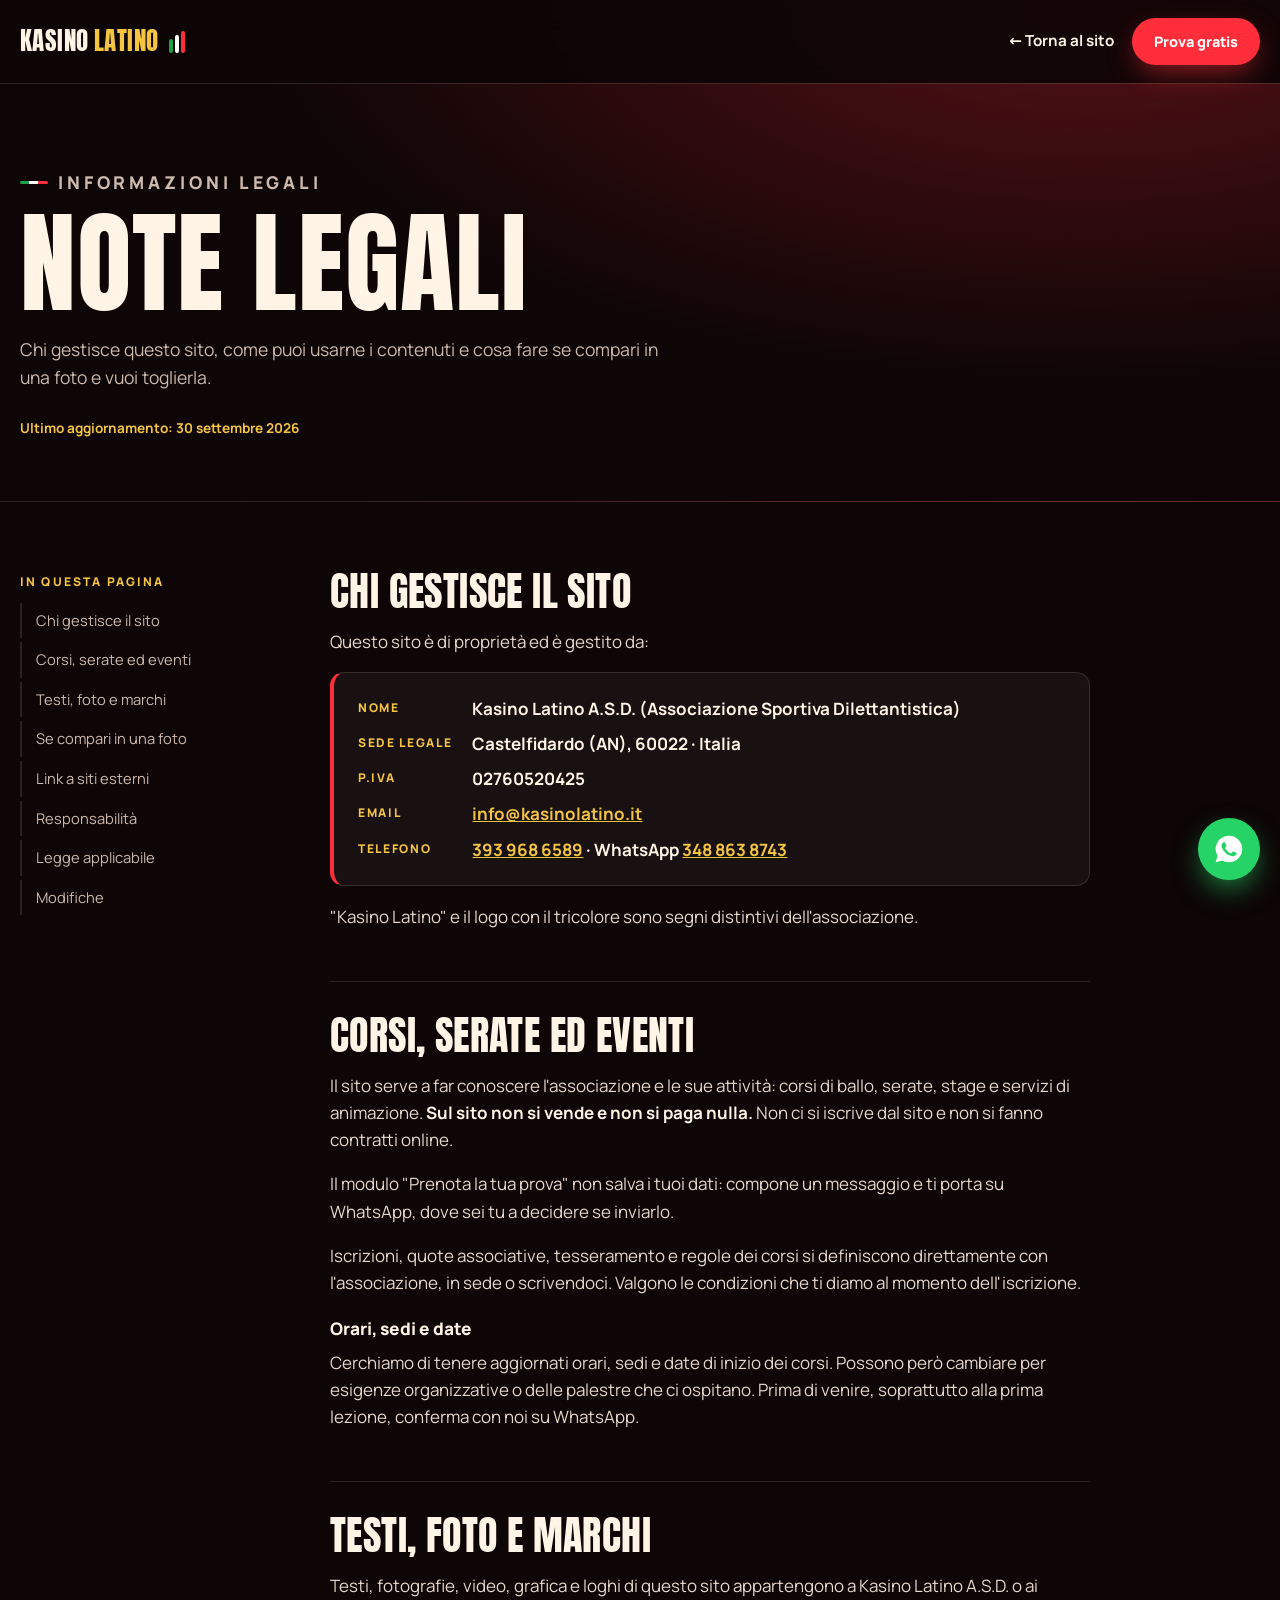
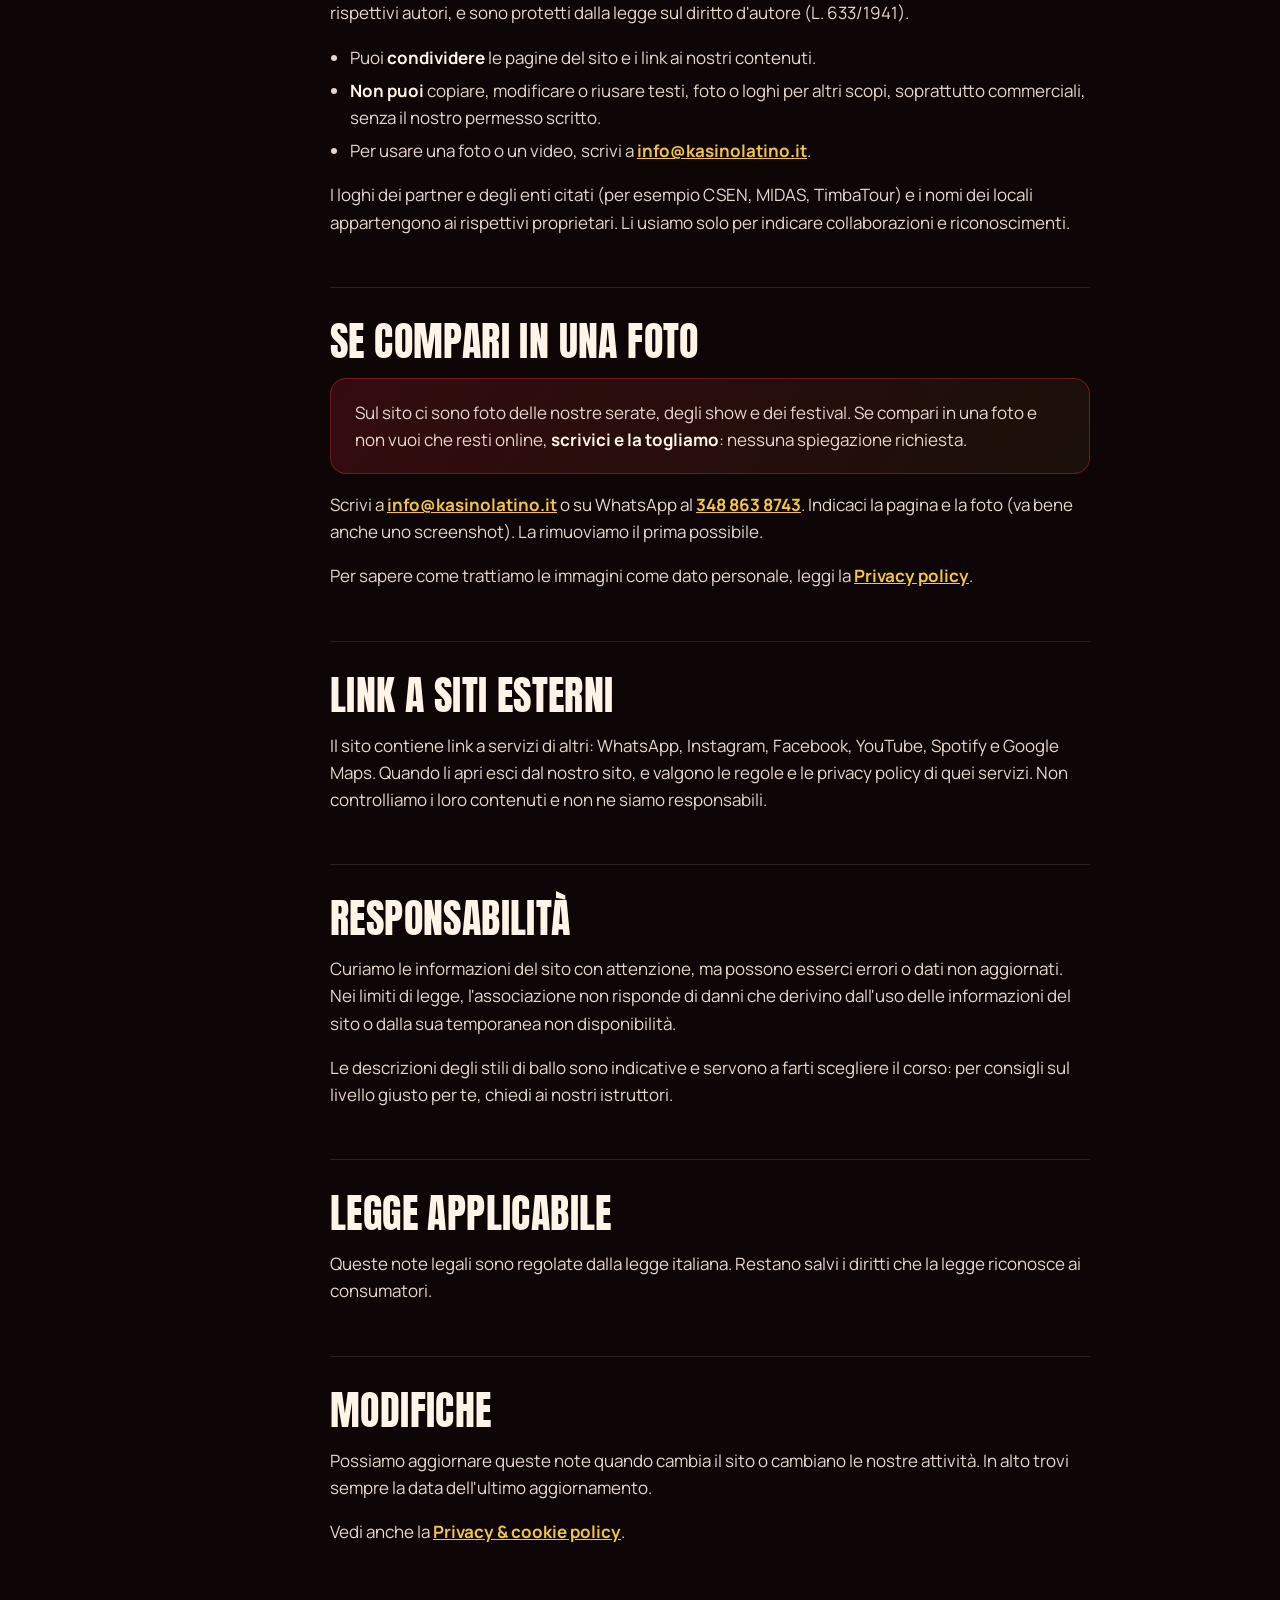
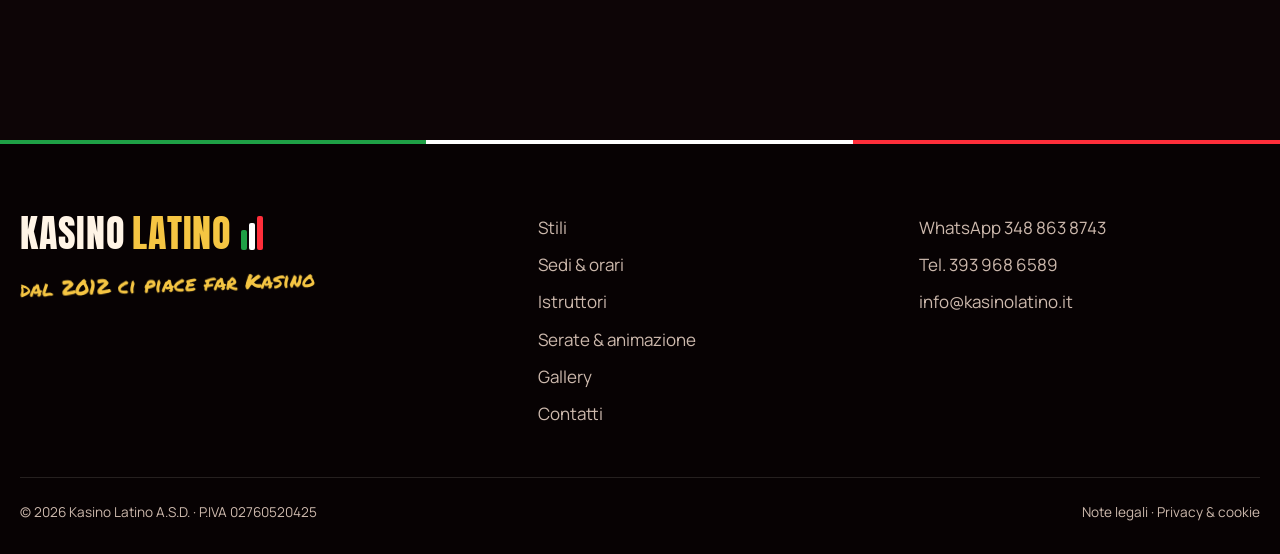
<file: note-legali.html>
<!doctype html>
<html lang="it"><head><meta charset="utf-8"><meta name="viewport" content="width=device-width, initial-scale=1"><title>Note legali · Kasino Latino</title><meta name="description" content="Note legali del sito di Kasino Latino A.S.D.: chi gestisce il sito, uso dei contenuti, foto delle serate, link esterni e responsabilità."><meta name="theme-color" content="#0d0506"><meta property="og:title" content="Note legali · Kasino Latino"><meta property="og:description" content="Note legali del sito di Kasino Latino A.S.D.: chi gestisce il sito, uso dei contenuti, foto delle serate, link esterni e responsabilità."><meta property="og:type" content="website"><link rel="icon" href="data:image/svg+xml,%3Csvg xmlns=&#x27;http://www.w3.org/2000/svg&#x27; viewBox=&#x27;0 0 64 64&#x27;%3E%3Crect width=&#x27;64&#x27; height=&#x27;64&#x27; rx=&#x27;14&#x27; fill=&#x27;%23ff2e3a&#x27;/%3E%3Ctext x=&#x27;32&#x27; y=&#x27;47&#x27; font-family=&#x27;Arial Black,Arial&#x27; font-weight=&#x27;900&#x27; font-size=&#x27;40&#x27; text-anchor=&#x27;middle&#x27; fill=&#x27;%23fff&#x27;%3EK%3C/text%3E%3C/svg%3E"><link rel="preload" href="static/font/anton-latin.woff2" as="font" type="font/woff2" crossorigin><link rel="stylesheet" href="sito.css"><script src="static/js/sito.js"></script></head><body><a href="#contenuto" class="salta">Vai al contenuto</a><header class="nav nav--scura"><a href="index.html" class="brand" aria-label="Kasino Latino, torna alla home"><span class="brand__word">KASINO<em>LATINO</em></span><span class="flag" aria-hidden="true"><i></i><i></i><i></i></span></a><div class="nav__simple"><a href="index.html" class="back">← Torna al sito</a><a href="index.html#contatti" class="btn btn--sm btn--hot">Prova gratis</a></div></header><main id="contenuto"><section class="legal-hero"><div class="wrap"><p class="eyebrow">Informazioni legali</p><h1>Note legali</h1><p>Chi gestisce questo sito, come puoi usarne i contenuti e cosa fare se compari in una foto e vuoi toglierla.</p><span class="updated">Ultimo aggiornamento: 30 settembre 2026</span></div></section><div class="wrap legal"><nav class="toc" aria-label="Indice"><p>In questa pagina</p><a href="#titolare">Chi gestisce il sito</a><a href="#servizi">Corsi, serate ed eventi</a><a href="#contenuti">Testi, foto e marchi</a><a href="#foto">Se compari in una foto</a><a href="#link">Link a siti esterni</a><a href="#responsabilita">Responsabilità</a><a href="#legge">Legge applicabile</a><a href="#modifiche">Modifiche</a></nav><article class="prose"><section id="titolare"><h2>Chi gestisce il sito</h2><p>Questo sito è di proprietà ed è gestito da:</p><dl class="card-id"><dt>Nome</dt><dd>Kasino Latino A.S.D. (Associazione Sportiva Dilettantistica)</dd><dt>Sede legale</dt><dd>Castelfidardo (AN), 60022 · Italia</dd><dt>P.IVA</dt><dd>02760520425</dd><dt>Email</dt><dd><a href="mailto:info@kasinolatino.it">info@kasinolatino.it</a></dd><dt>Telefono</dt><dd><a href="tel:+393939686589">393 968 6589</a> · WhatsApp <a href="https://wa.me/393488638743" target="_blank" rel="noopener">348 863 8743</a></dd></dl><p>"Kasino Latino" e il logo con il tricolore sono segni distintivi dell'associazione.</p></section><section id="servizi"><h2>Corsi, serate ed eventi</h2><p>Il sito serve a far conoscere l'associazione e le sue attività: corsi di ballo, serate, stage e servizi di animazione. <strong>Sul sito non si vende e non si paga nulla.</strong> Non ci si iscrive dal sito e non si fanno contratti online.</p><p>Il modulo "Prenota la tua prova" non salva i tuoi dati: compone un messaggio e ti porta su WhatsApp, dove sei tu a decidere se inviarlo.</p><p>Iscrizioni, quote associative, tesseramento e regole dei corsi si definiscono direttamente con l'associazione, in sede o scrivendoci. Valgono le condizioni che ti diamo al momento dell'iscrizione.</p><h3>Orari, sedi e date</h3><p>Cerchiamo di tenere aggiornati orari, sedi e date di inizio dei corsi. Possono però cambiare per esigenze organizzative o delle palestre che ci ospitano. Prima di venire, soprattutto alla prima lezione, conferma con noi su WhatsApp.</p></section><section id="contenuti"><h2>Testi, foto e marchi</h2><p>Testi, fotografie, video, grafica e loghi di questo sito appartengono a Kasino Latino A.S.D. o ai rispettivi autori, e sono protetti dalla legge sul diritto d'autore (L. 633/1941).</p><ul><li>Puoi <strong>condividere</strong> le pagine del sito e i link ai nostri contenuti.</li><li><strong>Non puoi</strong> copiare, modificare o riusare testi, foto o loghi per altri scopi, soprattutto commerciali, senza il nostro permesso scritto.</li><li>Per usare una foto o un video, scrivi a <a href="mailto:info@kasinolatino.it">info@kasinolatino.it</a>.</li></ul><p>I loghi dei partner e degli enti citati (per esempio CSEN, MIDAS, TimbaTour) e i nomi dei locali appartengono ai rispettivi proprietari. Li usiamo solo per indicare collaborazioni e riconoscimenti.</p></section><section id="foto"><h2>Se compari in una foto</h2><div class="callout"><p>Sul sito ci sono foto delle nostre serate, degli show e dei festival. Se compari in una foto e non vuoi che resti online, <strong>scrivici e la togliamo</strong>: nessuna spiegazione richiesta.</p></div><p>Scrivi a <a href="mailto:info@kasinolatino.it">info@kasinolatino.it</a> o su WhatsApp al <a href="https://wa.me/393488638743" target="_blank" rel="noopener">348 863 8743</a>. Indicaci la pagina e la foto (va bene anche uno screenshot). La rimuoviamo il prima possibile.</p><p>Per sapere come trattiamo le immagini come dato personale, leggi la <a href="privacy.html#immagini">Privacy policy</a>.</p></section><section id="link"><h2>Link a siti esterni</h2><p>Il sito contiene link a servizi di altri: WhatsApp, Instagram, Facebook, YouTube, Spotify e Google Maps. Quando li apri esci dal nostro sito, e valgono le regole e le privacy policy di quei servizi. Non controlliamo i loro contenuti e non ne siamo responsabili.</p></section><section id="responsabilita"><h2>Responsabilità</h2><p>Curiamo le informazioni del sito con attenzione, ma possono esserci errori o dati non aggiornati. Nei limiti di legge, l'associazione non risponde di danni che derivino dall'uso delle informazioni del sito o dalla sua temporanea non disponibilità.</p><p>Le descrizioni degli stili di ballo sono indicative e servono a farti scegliere il corso: per consigli sul livello giusto per te, chiedi ai nostri istruttori.</p></section><section id="legge"><h2>Legge applicabile</h2><p>Queste note legali sono regolate dalla legge italiana. Restano salvi i diritti che la legge riconosce ai consumatori.</p></section><section id="modifiche"><h2>Modifiche</h2><p>Possiamo aggiornare queste note quando cambia il sito o cambiano le nostre attività. In alto trovi sempre la data dell'ultimo aggiornamento.</p><p>Vedi anche la <a href="privacy.html">Privacy &amp; cookie policy</a>.</p></section></article></div></main><footer class="footer"><div class="wrap footer__grid"><div><a href="index.html" class="brand brand--lg"><span class="brand__word">KASINO<em>LATINO</em></span><span class="flag" aria-hidden="true"><i></i><i></i><i></i></span></a><p class="marker footer__claim">dal 2012 ci piace far Kasino</p></div><nav aria-label="Menu footer"><a href="index.html#stili">Stili</a><a href="index.html#orari">Sedi &amp; orari</a><a href="index.html#istruttori">Istruttori</a><a href="index.html#serate">Serate &amp; animazione</a><a href="index.html#gallery">Gallery</a><a href="index.html#contatti">Contatti</a></nav><div class="footer__contact"><a href="https://wa.me/393488638743" target="_blank" rel="noopener">WhatsApp 348 863 8743</a><a href="tel:+393939686589">Tel. 393 968 6589</a><a href="mailto:info@kasinolatino.it">info@kasinolatino.it</a></div></div><div class="wrap footer__legal"><span>© 2026 Kasino Latino A.S.D. · P.IVA 02760520425</span><span><a href="note-legali.html" aria-current="page">Note legali</a> · <a href="privacy.html">Privacy &amp; cookie</a></span></div></footer><a href="https://wa.me/393488638743?text=Ciao%20Kasino%20Latino%21%20%F0%9F%92%83" target="_blank" rel="noopener" class="fab" aria-label="Scrivici su WhatsApp"><svg viewBox="0 0 24 24" aria-hidden="true"><path d="M12 2a10 10 0 0 0-8.6 15.1L2 22l5-1.3A10 10 0 1 0 12 2Zm5.3 14.2c-.2.6-1.3 1.2-1.8 1.2-.5.1-1 .2-3.3-.7-2.8-1.1-4.5-4-4.7-4.2-.1-.2-1.1-1.5-1.1-2.9s.7-2 1-2.3c.2-.3.5-.3.7-.3h.5c.2 0 .4 0 .6.5l.8 2c.1.2.1.4 0 .5l-.3.5-.4.4c-.1.1-.3.3-.1.6.2.3.8 1.3 1.7 2.1 1.1 1 2.1 1.3 2.4 1.5.3.1.5.1.6-.1l.9-1c.2-.3.4-.2.6-.1l1.9.9c.3.1.5.2.5.3.1.2.1.7-.1 1.2Z"></path></svg></a></body></html>
</file>
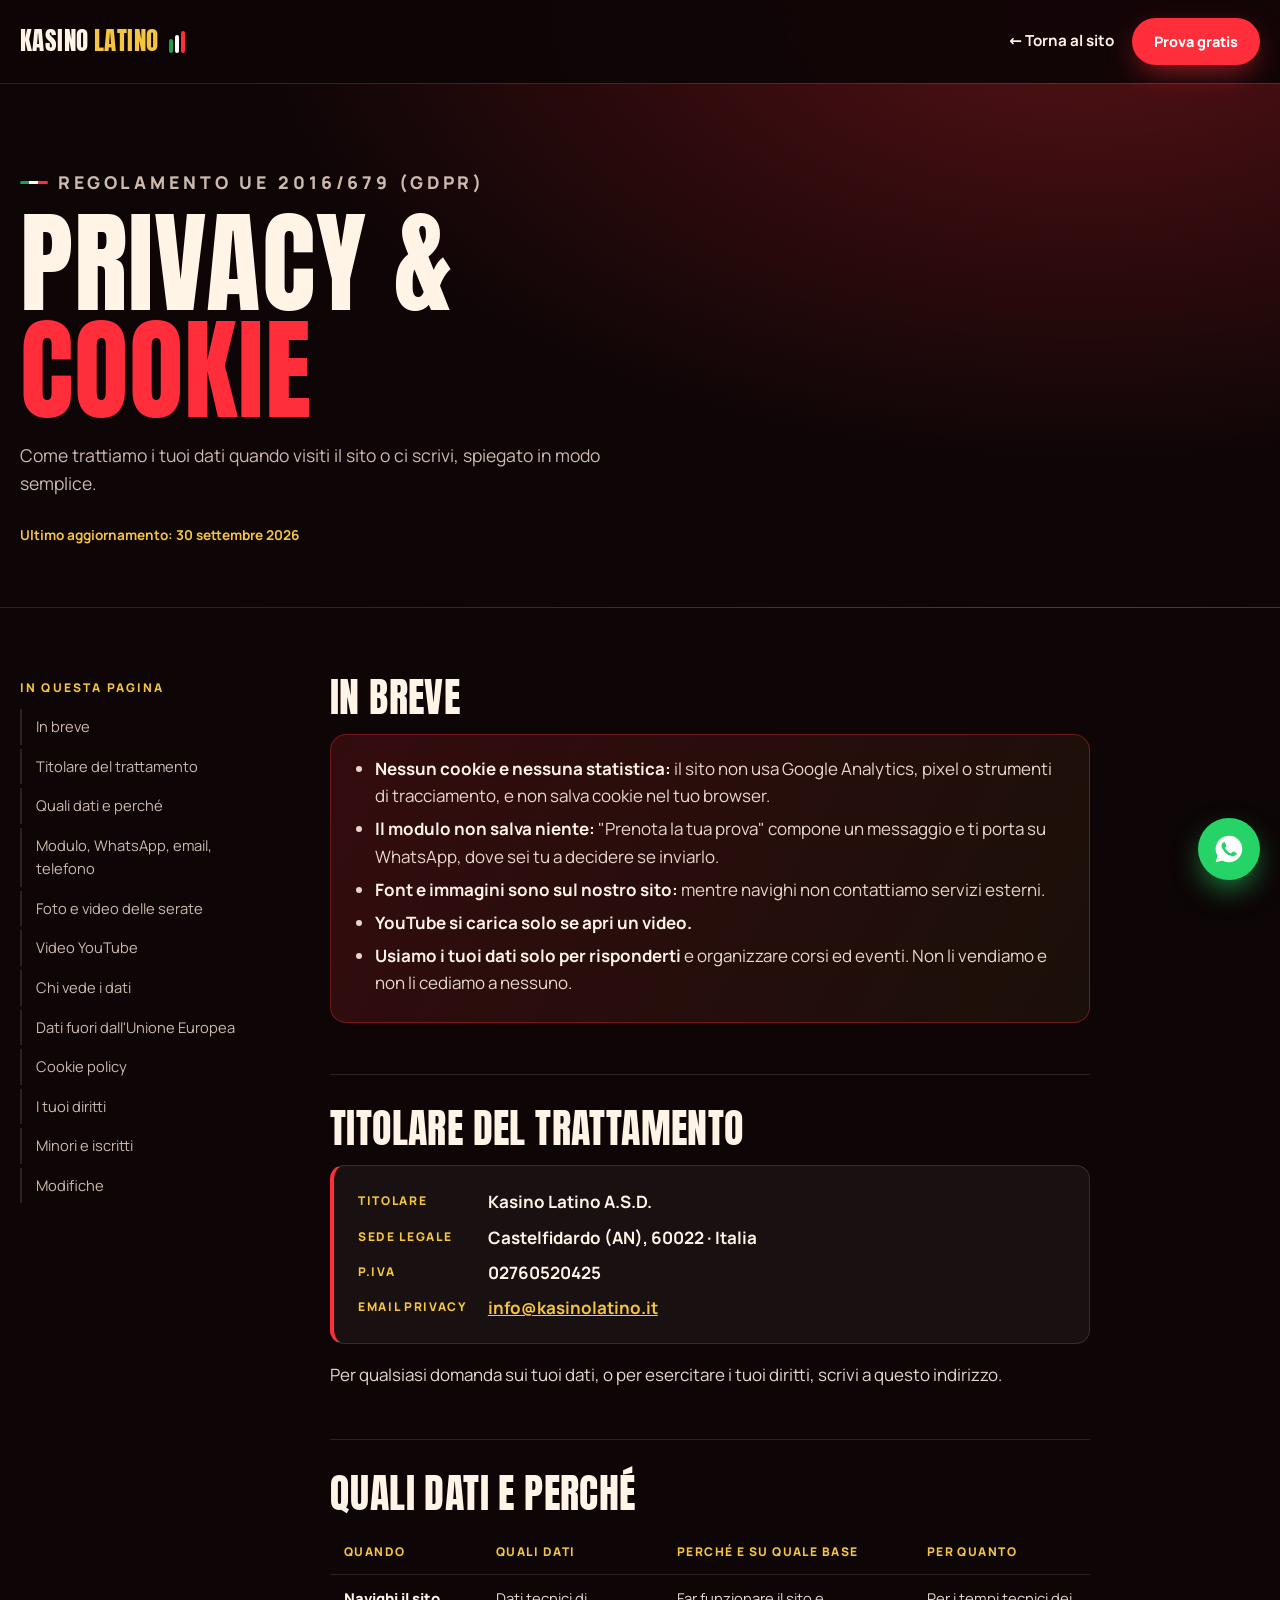
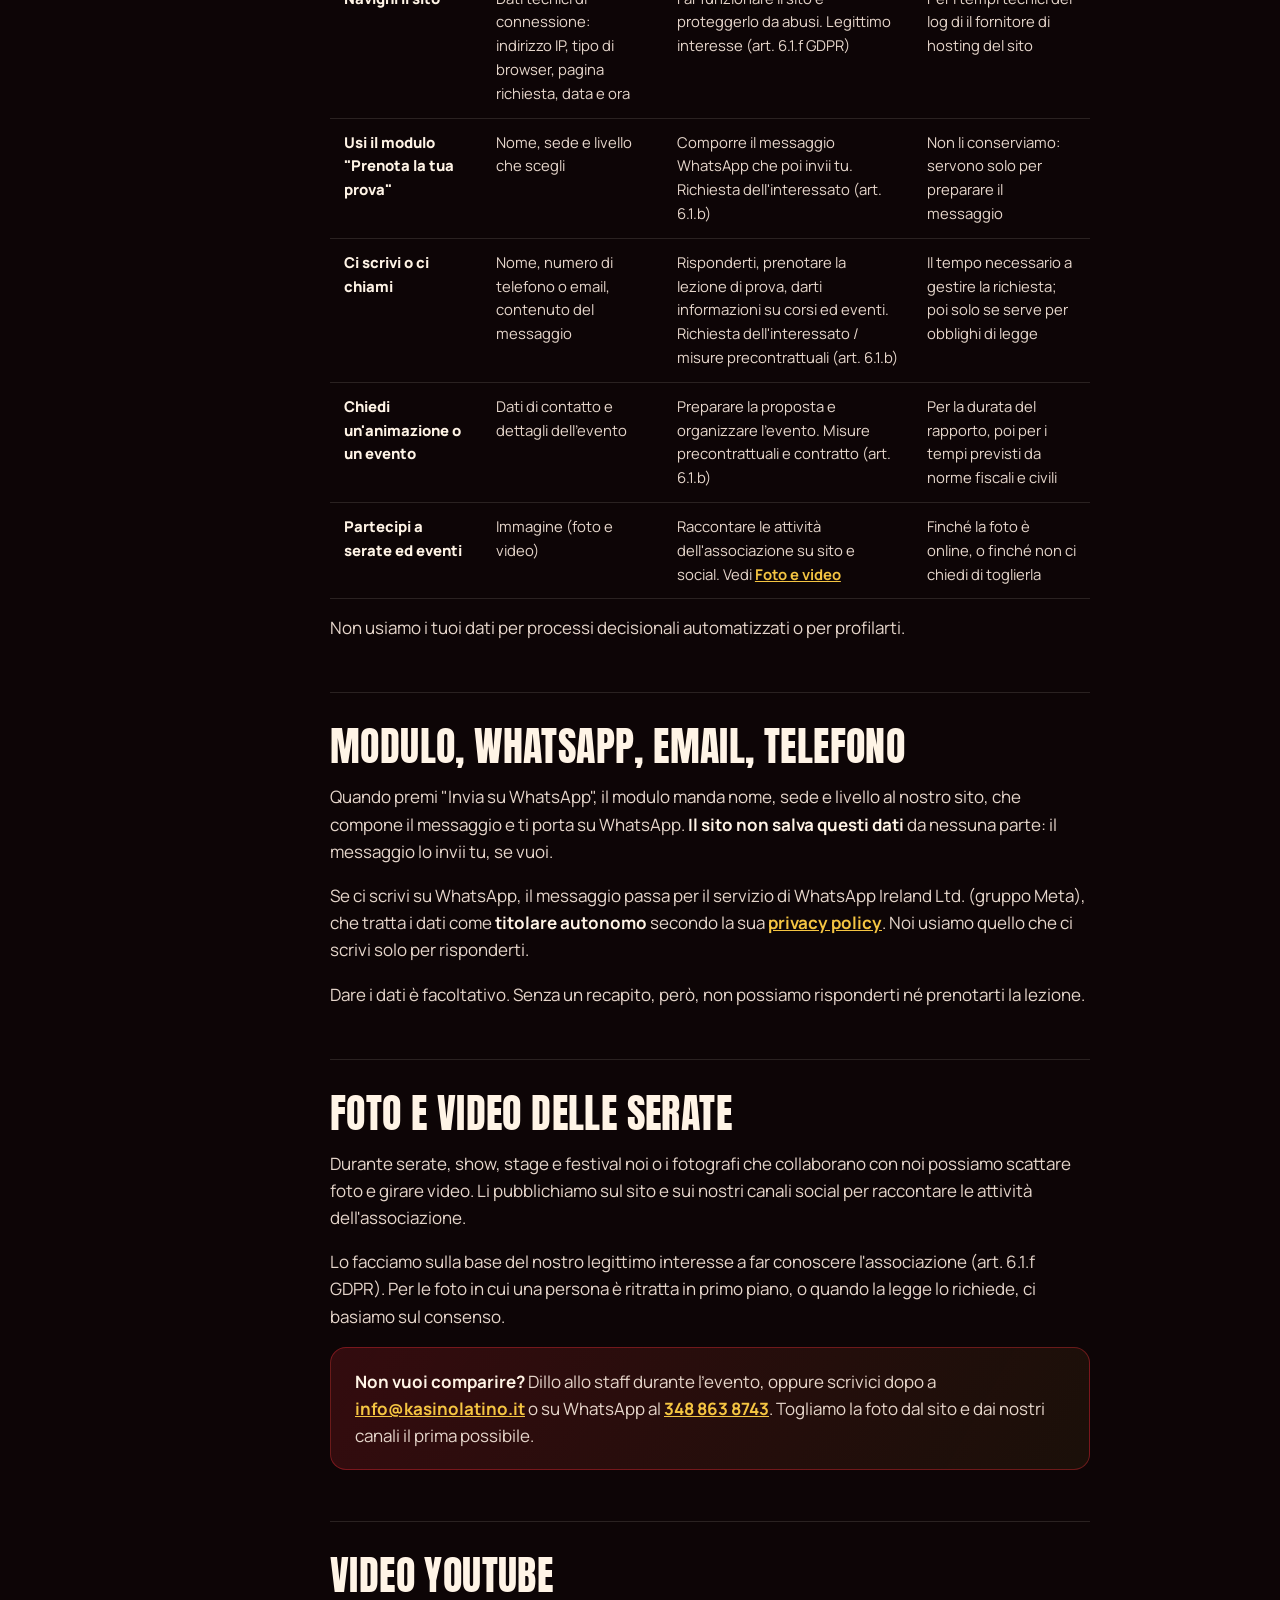
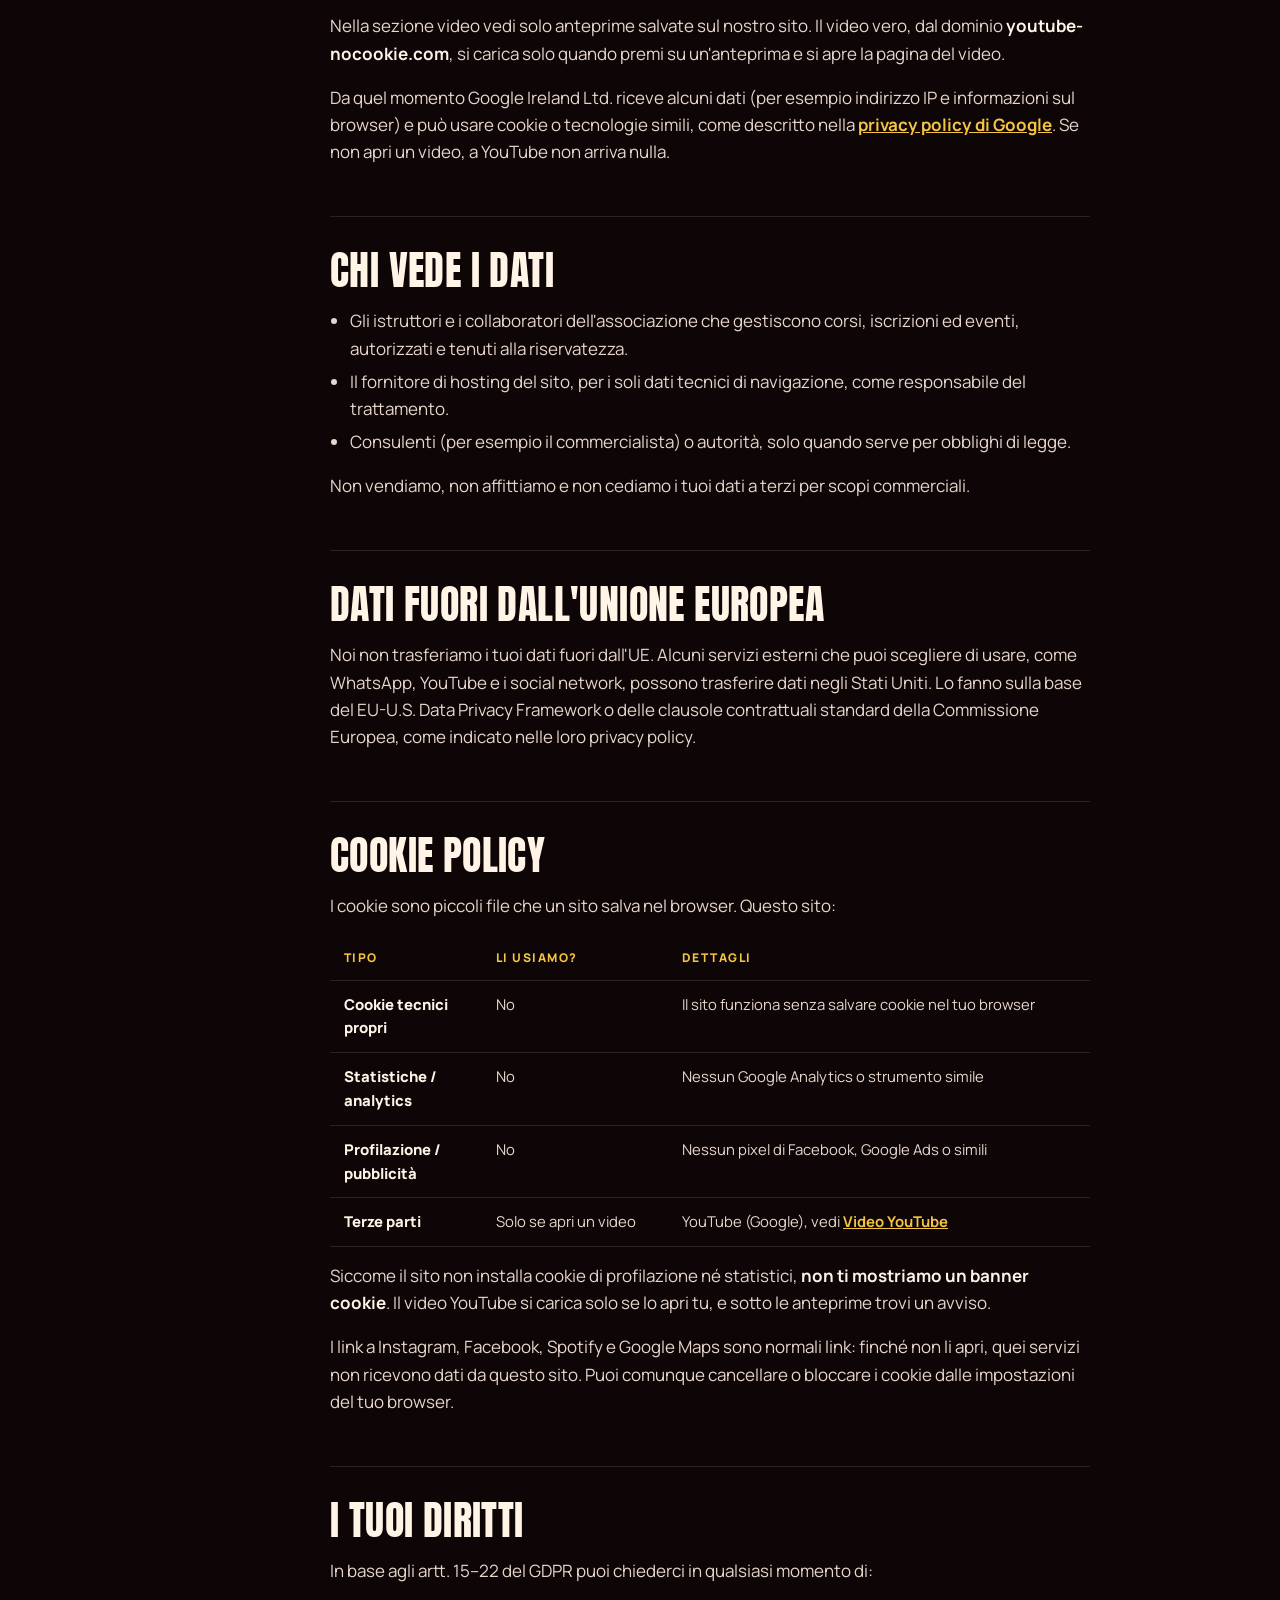
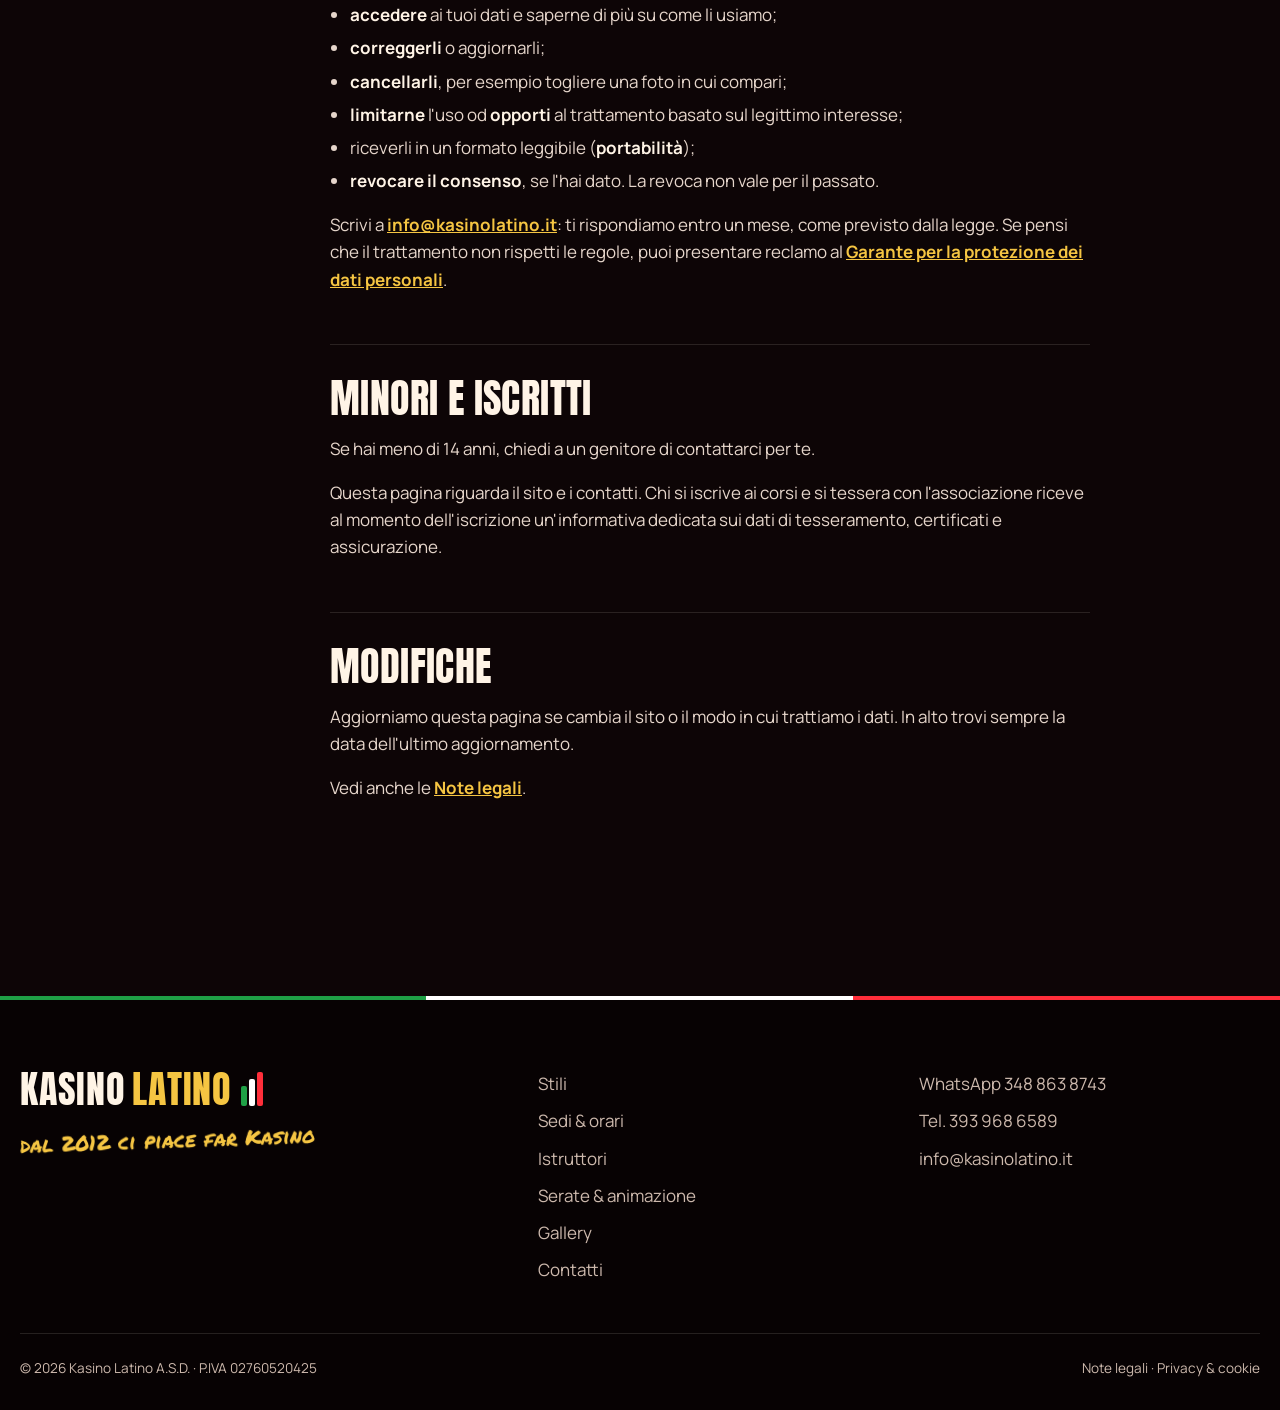
<file: privacy.html>
<!doctype html>
<html lang="it"><head><meta charset="utf-8"><meta name="viewport" content="width=device-width, initial-scale=1"><title>Privacy e cookie · Kasino Latino</title><meta name="description" content="Privacy e cookie policy del sito di Kasino Latino A.S.D.: quali dati trattiamo, perché, per quanto tempo e quali sono i tuoi diritti."><meta name="theme-color" content="#0d0506"><meta property="og:title" content="Privacy e cookie · Kasino Latino"><meta property="og:description" content="Privacy e cookie policy del sito di Kasino Latino A.S.D.: quali dati trattiamo, perché, per quanto tempo e quali sono i tuoi diritti."><meta property="og:type" content="website"><link rel="icon" href="data:image/svg+xml,%3Csvg xmlns=&#x27;http://www.w3.org/2000/svg&#x27; viewBox=&#x27;0 0 64 64&#x27;%3E%3Crect width=&#x27;64&#x27; height=&#x27;64&#x27; rx=&#x27;14&#x27; fill=&#x27;%23ff2e3a&#x27;/%3E%3Ctext x=&#x27;32&#x27; y=&#x27;47&#x27; font-family=&#x27;Arial Black,Arial&#x27; font-weight=&#x27;900&#x27; font-size=&#x27;40&#x27; text-anchor=&#x27;middle&#x27; fill=&#x27;%23fff&#x27;%3EK%3C/text%3E%3C/svg%3E"><link rel="preload" href="static/font/anton-latin.woff2" as="font" type="font/woff2" crossorigin><link rel="stylesheet" href="sito.css"><script src="static/js/sito.js"></script></head><body><a href="#contenuto" class="salta">Vai al contenuto</a><header class="nav nav--scura"><a href="index.html" class="brand" aria-label="Kasino Latino, torna alla home"><span class="brand__word">KASINO<em>LATINO</em></span><span class="flag" aria-hidden="true"><i></i><i></i><i></i></span></a><div class="nav__simple"><a href="index.html" class="back">← Torna al sito</a><a href="index.html#contatti" class="btn btn--sm btn--hot">Prova gratis</a></div></header><main id="contenuto"><section class="legal-hero"><div class="wrap"><p class="eyebrow">Regolamento UE 2016/679 (GDPR)</p><h1>Privacy &amp;<br><span class="hot">cookie</span></h1><p>Come trattiamo i tuoi dati quando visiti il sito o ci scrivi, spiegato in modo semplice.</p><span class="updated">Ultimo aggiornamento: 30 settembre 2026</span></div></section><div class="wrap legal"><nav class="toc" aria-label="Indice"><p>In questa pagina</p><a href="#breve">In breve</a><a href="#titolare">Titolare del trattamento</a><a href="#dati">Quali dati e perché</a><a href="#contatti">Modulo, WhatsApp, email, telefono</a><a href="#immagini">Foto e video delle serate</a><a href="#video">Video YouTube</a><a href="#destinatari">Chi vede i dati</a><a href="#estero">Dati fuori dall'Unione Europea</a><a href="#cookie">Cookie policy</a><a href="#diritti">I tuoi diritti</a><a href="#minori">Minori e iscritti</a><a href="#modifiche">Modifiche</a></nav><article class="prose"><section id="breve"><h2>In breve</h2><div class="callout"><ul><li><strong>Nessun cookie e nessuna statistica:</strong> il sito non usa Google Analytics, pixel o strumenti di tracciamento, e non salva cookie nel tuo browser.</li><li><strong>Il modulo non salva niente:</strong> "Prenota la tua prova" compone un messaggio e ti porta su WhatsApp, dove sei tu a decidere se inviarlo.</li><li><strong>Font e immagini sono sul nostro sito:</strong> mentre navighi non contattiamo servizi esterni.</li><li><strong>YouTube si carica solo se apri un video.</strong></li><li><strong>Usiamo i tuoi dati solo per risponderti</strong> e organizzare corsi ed eventi. Non li vendiamo e non li cediamo a nessuno.</li></ul></div></section><section id="titolare"><h2>Titolare del trattamento</h2><dl class="card-id"><dt>Titolare</dt><dd>Kasino Latino A.S.D.</dd><dt>Sede legale</dt><dd>Castelfidardo (AN), 60022 · Italia</dd><dt>P.IVA</dt><dd>02760520425</dd><dt>Email privacy</dt><dd><a href="mailto:info@kasinolatino.it">info@kasinolatino.it</a></dd></dl><p>Per qualsiasi domanda sui tuoi dati, o per esercitare i tuoi diritti, scrivi a questo indirizzo.</p></section><section id="dati"><h2>Quali dati e perché</h2><table class="tbl"><thead><tr><th>Quando</th><th>Quali dati</th><th>Perché e su quale base</th><th>Per quanto</th></tr></thead><tbody><tr><td>Navighi il sito</td><td>Dati tecnici di connessione: indirizzo IP, tipo di browser, pagina richiesta, data e ora</td><td>Far funzionare il sito e proteggerlo da abusi. Legittimo interesse (art. 6.1.f GDPR)</td><td>Per i tempi tecnici dei log di il fornitore di hosting del sito</td></tr><tr><td>Usi il modulo "Prenota la tua prova"</td><td>Nome, sede e livello che scegli</td><td>Comporre il messaggio WhatsApp che poi invii tu. Richiesta dell'interessato (art. 6.1.b)</td><td>Non li conserviamo: servono solo per preparare il messaggio</td></tr><tr><td>Ci scrivi o ci chiami</td><td>Nome, numero di telefono o email, contenuto del messaggio</td><td>Risponderti, prenotare la lezione di prova, darti informazioni su corsi ed eventi. Richiesta dell'interessato / misure precontrattuali (art. 6.1.b)</td><td>Il tempo necessario a gestire la richiesta; poi solo se serve per obblighi di legge</td></tr><tr><td>Chiedi un'animazione o un evento</td><td>Dati di contatto e dettagli dell'evento</td><td>Preparare la proposta e organizzare l'evento. Misure precontrattuali e contratto (art. 6.1.b)</td><td>Per la durata del rapporto, poi per i tempi previsti da norme fiscali e civili</td></tr><tr><td>Partecipi a serate ed eventi</td><td>Immagine (foto e video)</td><td>Raccontare le attività dell'associazione su sito e social. Vedi <a href="#immagini">Foto e video</a></td><td>Finché la foto è online, o finché non ci chiedi di toglierla</td></tr></tbody></table><p>Non usiamo i tuoi dati per processi decisionali automatizzati o per profilarti.</p></section><section id="contatti"><h2>Modulo, WhatsApp, email, telefono</h2><p>Quando premi "Invia su WhatsApp", il modulo manda nome, sede e livello al nostro sito, che compone il messaggio e ti porta su WhatsApp. <strong>Il sito non salva questi dati</strong> da nessuna parte: il messaggio lo invii tu, se vuoi.</p><p>Se ci scrivi su WhatsApp, il messaggio passa per il servizio di WhatsApp Ireland Ltd. (gruppo Meta), che tratta i dati come <strong>titolare autonomo</strong> secondo la sua <a href="https://www.whatsapp.com/legal/privacy-policy-eea" target="_blank" rel="noopener">privacy policy</a>. Noi usiamo quello che ci scrivi solo per risponderti.</p><p>Dare i dati è facoltativo. Senza un recapito, però, non possiamo risponderti né prenotarti la lezione.</p></section><section id="immagini"><h2>Foto e video delle serate</h2><p>Durante serate, show, stage e festival noi o i fotografi che collaborano con noi possiamo scattare foto e girare video. Li pubblichiamo sul sito e sui nostri canali social per raccontare le attività dell'associazione.</p><p>Lo facciamo sulla base del nostro legittimo interesse a far conoscere l'associazione (art. 6.1.f GDPR). Per le foto in cui una persona è ritratta in primo piano, o quando la legge lo richiede, ci basiamo sul consenso.</p><div class="callout"><p><strong>Non vuoi comparire?</strong> Dillo allo staff durante l'evento, oppure scrivici dopo a <a href="mailto:info@kasinolatino.it">info@kasinolatino.it</a> o su WhatsApp al <a href="https://wa.me/393488638743" target="_blank" rel="noopener">348 863 8743</a>. Togliamo la foto dal sito e dai nostri canali il prima possibile.</p></div></section><section id="video"><h2>Video YouTube</h2><p>Nella sezione video vedi solo anteprime salvate sul nostro sito. Il video vero, dal dominio <strong>youtube-nocookie.com</strong>, si carica solo quando premi su un'anteprima e si apre la pagina del video.</p><p>Da quel momento Google Ireland Ltd. riceve alcuni dati (per esempio indirizzo IP e informazioni sul browser) e può usare cookie o tecnologie simili, come descritto nella <a href="https://policies.google.com/privacy?hl=it" target="_blank" rel="noopener">privacy policy di Google</a>. Se non apri un video, a YouTube non arriva nulla.</p></section><section id="destinatari"><h2>Chi vede i dati</h2><ul><li>Gli istruttori e i collaboratori dell'associazione che gestiscono corsi, iscrizioni ed eventi, autorizzati e tenuti alla riservatezza.</li><li>Il fornitore di hosting del sito, per i soli dati tecnici di navigazione, come responsabile del trattamento.</li><li>Consulenti (per esempio il commercialista) o autorità, solo quando serve per obblighi di legge.</li></ul><p>Non vendiamo, non affittiamo e non cediamo i tuoi dati a terzi per scopi commerciali.</p></section><section id="estero"><h2>Dati fuori dall'Unione Europea</h2><p>Noi non trasferiamo i tuoi dati fuori dall'UE. Alcuni servizi esterni che puoi scegliere di usare, come WhatsApp, YouTube e i social network, possono trasferire dati negli Stati Uniti. Lo fanno sulla base del EU-U.S. Data Privacy Framework o delle clausole contrattuali standard della Commissione Europea, come indicato nelle loro privacy policy.</p></section><section id="cookie"><h2>Cookie policy</h2><p>I cookie sono piccoli file che un sito salva nel browser. Questo sito:</p><table class="tbl"><thead><tr><th>Tipo</th><th>Li usiamo?</th><th>Dettagli</th></tr></thead><tbody><tr><td>Cookie tecnici propri</td><td>No</td><td>Il sito funziona senza salvare cookie nel tuo browser</td></tr><tr><td>Statistiche / analytics</td><td>No</td><td>Nessun Google Analytics o strumento simile</td></tr><tr><td>Profilazione / pubblicità</td><td>No</td><td>Nessun pixel di Facebook, Google Ads o simili</td></tr><tr><td>Terze parti</td><td>Solo se apri un video</td><td>YouTube (Google), vedi <a href="#video">Video YouTube</a></td></tr></tbody></table><p>Siccome il sito non installa cookie di profilazione né statistici, <strong>non ti mostriamo un banner cookie</strong>. Il video YouTube si carica solo se lo apri tu, e sotto le anteprime trovi un avviso.</p><p>I link a Instagram, Facebook, Spotify e Google Maps sono normali link: finché non li apri, quei servizi non ricevono dati da questo sito. Puoi comunque cancellare o bloccare i cookie dalle impostazioni del tuo browser.</p></section><section id="diritti"><h2>I tuoi diritti</h2><p>In base agli artt. 15–22 del GDPR puoi chiederci in qualsiasi momento di:</p><ul><li><strong>accedere</strong> ai tuoi dati e saperne di più su come li usiamo;</li><li><strong>correggerli</strong> o aggiornarli;</li><li><strong>cancellarli</strong>, per esempio togliere una foto in cui compari;</li><li><strong>limitarne</strong> l'uso od <strong>opporti</strong> al trattamento basato sul legittimo interesse;</li><li>riceverli in un formato leggibile (<strong>portabilità</strong>);</li><li><strong>revocare il consenso</strong>, se l'hai dato. La revoca non vale per il passato.</li></ul><p>Scrivi a <a href="mailto:info@kasinolatino.it">info@kasinolatino.it</a>: ti rispondiamo entro un mese, come previsto dalla legge. Se pensi che il trattamento non rispetti le regole, puoi presentare reclamo al <a href="https://www.garanteprivacy.it" target="_blank" rel="noopener">Garante per la protezione dei dati personali</a>.</p></section><section id="minori"><h2>Minori e iscritti</h2><p>Se hai meno di 14 anni, chiedi a un genitore di contattarci per te.</p><p>Questa pagina riguarda il sito e i contatti. Chi si iscrive ai corsi e si tessera con l'associazione riceve al momento dell'iscrizione un'informativa dedicata sui dati di tesseramento, certificati e assicurazione.</p></section><section id="modifiche"><h2>Modifiche</h2><p>Aggiorniamo questa pagina se cambia il sito o il modo in cui trattiamo i dati. In alto trovi sempre la data dell'ultimo aggiornamento.</p><p>Vedi anche le <a href="note-legali.html">Note legali</a>.</p></section></article></div></main><footer class="footer"><div class="wrap footer__grid"><div><a href="index.html" class="brand brand--lg"><span class="brand__word">KASINO<em>LATINO</em></span><span class="flag" aria-hidden="true"><i></i><i></i><i></i></span></a><p class="marker footer__claim">dal 2012 ci piace far Kasino</p></div><nav aria-label="Menu footer"><a href="index.html#stili">Stili</a><a href="index.html#orari">Sedi &amp; orari</a><a href="index.html#istruttori">Istruttori</a><a href="index.html#serate">Serate &amp; animazione</a><a href="index.html#gallery">Gallery</a><a href="index.html#contatti">Contatti</a></nav><div class="footer__contact"><a href="https://wa.me/393488638743" target="_blank" rel="noopener">WhatsApp 348 863 8743</a><a href="tel:+393939686589">Tel. 393 968 6589</a><a href="mailto:info@kasinolatino.it">info@kasinolatino.it</a></div></div><div class="wrap footer__legal"><span>© 2026 Kasino Latino A.S.D. · P.IVA 02760520425</span><span><a href="note-legali.html">Note legali</a> · <a href="privacy.html" aria-current="page">Privacy &amp; cookie</a></span></div></footer><a href="https://wa.me/393488638743?text=Ciao%20Kasino%20Latino%21%20%F0%9F%92%83" target="_blank" rel="noopener" class="fab" aria-label="Scrivici su WhatsApp"><svg viewBox="0 0 24 24" aria-hidden="true"><path d="M12 2a10 10 0 0 0-8.6 15.1L2 22l5-1.3A10 10 0 1 0 12 2Zm5.3 14.2c-.2.6-1.3 1.2-1.8 1.2-.5.1-1 .2-3.3-.7-2.8-1.1-4.5-4-4.7-4.2-.1-.2-1.1-1.5-1.1-2.9s.7-2 1-2.3c.2-.3.5-.3.7-.3h.5c.2 0 .4 0 .6.5l.8 2c.1.2.1.4 0 .5l-.3.5-.4.4c-.1.1-.3.3-.1.6.2.3.8 1.3 1.7 2.1 1.1 1 2.1 1.3 2.4 1.5.3.1.5.1.6-.1l.9-1c.2-.3.4-.2.6-.1l1.9.9c.3.1.5.2.5.3.1.2.1.7-.1 1.2Z"></path></svg></a></body></html>
</file>
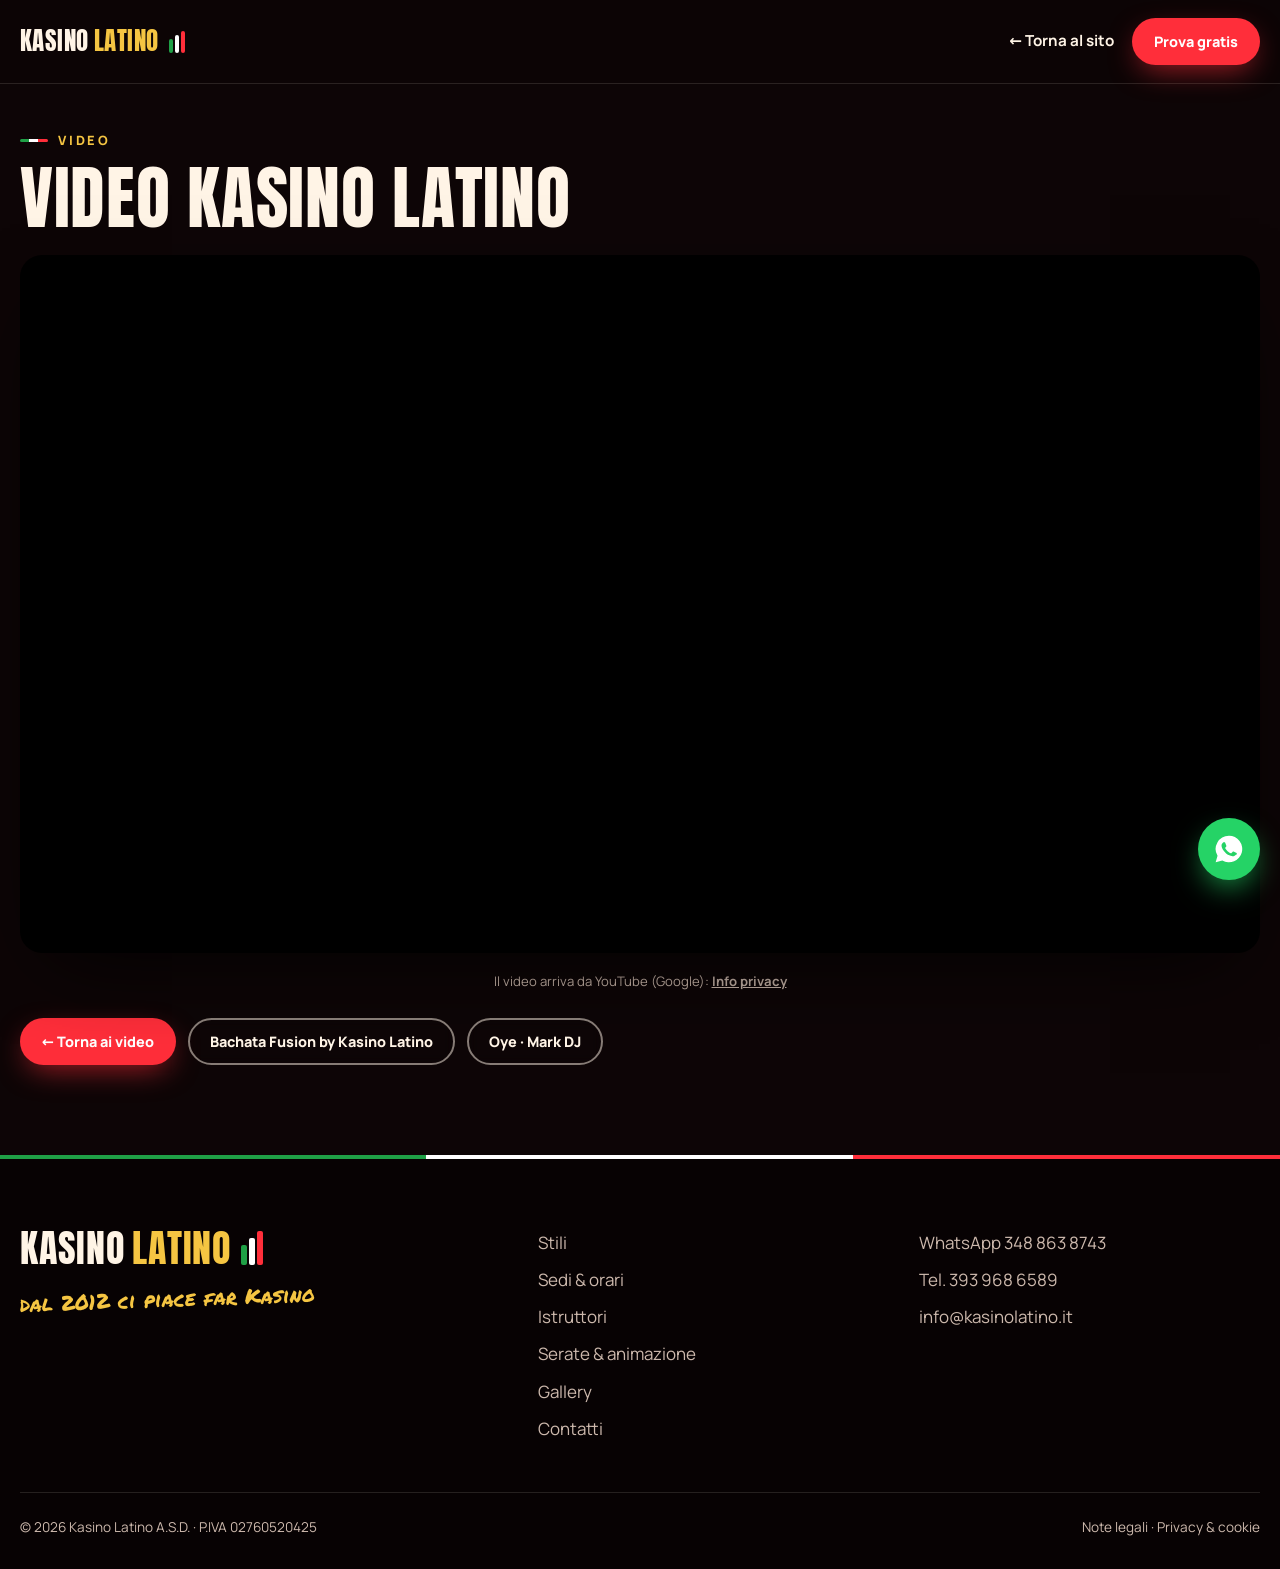
<file: video-78nTF53mUEs.html>
<!doctype html>
<html lang="it"><head><meta charset="utf-8"><meta name="viewport" content="width=device-width, initial-scale=1"><title>Video Kasino Latino · Kasino Latino</title><meta name="description" content="Video Kasino Latino: guarda il video di Kasino Latino."><meta name="theme-color" content="#0d0506"><meta property="og:title" content="Video Kasino Latino · Kasino Latino"><meta property="og:description" content="Video Kasino Latino: guarda il video di Kasino Latino."><meta property="og:type" content="website"><link rel="icon" href="data:image/svg+xml,%3Csvg xmlns=&#x27;http://www.w3.org/2000/svg&#x27; viewBox=&#x27;0 0 64 64&#x27;%3E%3Crect width=&#x27;64&#x27; height=&#x27;64&#x27; rx=&#x27;14&#x27; fill=&#x27;%23ff2e3a&#x27;/%3E%3Ctext x=&#x27;32&#x27; y=&#x27;47&#x27; font-family=&#x27;Arial Black,Arial&#x27; font-weight=&#x27;900&#x27; font-size=&#x27;40&#x27; text-anchor=&#x27;middle&#x27; fill=&#x27;%23fff&#x27;%3EK%3C/text%3E%3C/svg%3E"><link rel="preload" href="static/font/anton-latin.woff2" as="font" type="font/woff2" crossorigin><link rel="stylesheet" href="sito.css"><script src="static/js/sito.js"></script></head><body><a href="#contenuto" class="salta">Vai al contenuto</a><header class="nav nav--scura"><a href="index.html" class="brand" aria-label="Kasino Latino, torna alla home"><span class="brand__word">KASINO<em>LATINO</em></span><span class="flag" aria-hidden="true"><i></i><i></i><i></i></span></a><div class="nav__simple"><a href="index.html" class="back">← Torna al sito</a><a href="index.html#contatti" class="btn btn--sm btn--hot">Prova gratis</a></div></header><main id="contenuto"><section class="player"><div class="wrap"><p class="eyebrow">Video</p><h1>Video Kasino Latino</h1><div class="player__frame"><iframe src="https://www.youtube-nocookie.com/embed/78nTF53mUEs?autoplay=1&amp;rel=0" title="Video Kasino Latino" allow="autoplay; encrypted-media; picture-in-picture; fullscreen" allowfullscreen referrerpolicy="strict-origin-when-cross-origin"></iframe></div><p class="yt-note">Il video arriva da YouTube (Google): <a href="privacy.html#video">Info privacy</a></p><div class="player__altri"><a href="index.html#video" class="btn btn--hot btn--sm">← Torna ai video</a><a href="video-Sbf6CbRuQxU.html" class="btn btn--ghost btn--sm">Bachata Fusion by Kasino Latino</a><a href="video-_SpHdCeOoRQ.html" class="btn btn--ghost btn--sm">Oye · Mark DJ</a></div></div></section></main><footer class="footer"><div class="wrap footer__grid"><div><a href="index.html" class="brand brand--lg"><span class="brand__word">KASINO<em>LATINO</em></span><span class="flag" aria-hidden="true"><i></i><i></i><i></i></span></a><p class="marker footer__claim">dal 2012 ci piace far Kasino</p></div><nav aria-label="Menu footer"><a href="index.html#stili">Stili</a><a href="index.html#orari">Sedi &amp; orari</a><a href="index.html#istruttori">Istruttori</a><a href="index.html#serate">Serate &amp; animazione</a><a href="index.html#gallery">Gallery</a><a href="index.html#contatti">Contatti</a></nav><div class="footer__contact"><a href="https://wa.me/393488638743" target="_blank" rel="noopener">WhatsApp 348 863 8743</a><a href="tel:+393939686589">Tel. 393 968 6589</a><a href="mailto:info@kasinolatino.it">info@kasinolatino.it</a></div></div><div class="wrap footer__legal"><span>© 2026 Kasino Latino A.S.D. · P.IVA 02760520425</span><span><a href="note-legali.html">Note legali</a> · <a href="privacy.html">Privacy &amp; cookie</a></span></div></footer><a href="https://wa.me/393488638743?text=Ciao%20Kasino%20Latino%21%20%F0%9F%92%83" target="_blank" rel="noopener" class="fab" aria-label="Scrivici su WhatsApp"><svg viewBox="0 0 24 24" aria-hidden="true"><path d="M12 2a10 10 0 0 0-8.6 15.1L2 22l5-1.3A10 10 0 1 0 12 2Zm5.3 14.2c-.2.6-1.3 1.2-1.8 1.2-.5.1-1 .2-3.3-.7-2.8-1.1-4.5-4-4.7-4.2-.1-.2-1.1-1.5-1.1-2.9s.7-2 1-2.3c.2-.3.5-.3.7-.3h.5c.2 0 .4 0 .6.5l.8 2c.1.2.1.4 0 .5l-.3.5-.4.4c-.1.1-.3.3-.1.6.2.3.8 1.3 1.7 2.1 1.1 1 2.1 1.3 2.4 1.5.3.1.5.1.6-.1l.9-1c.2-.3.4-.2.6-.1l1.9.9c.3.1.5.2.5.3.1.2.1.7-.1 1.2Z"></path></svg></a></body></html>
</file>
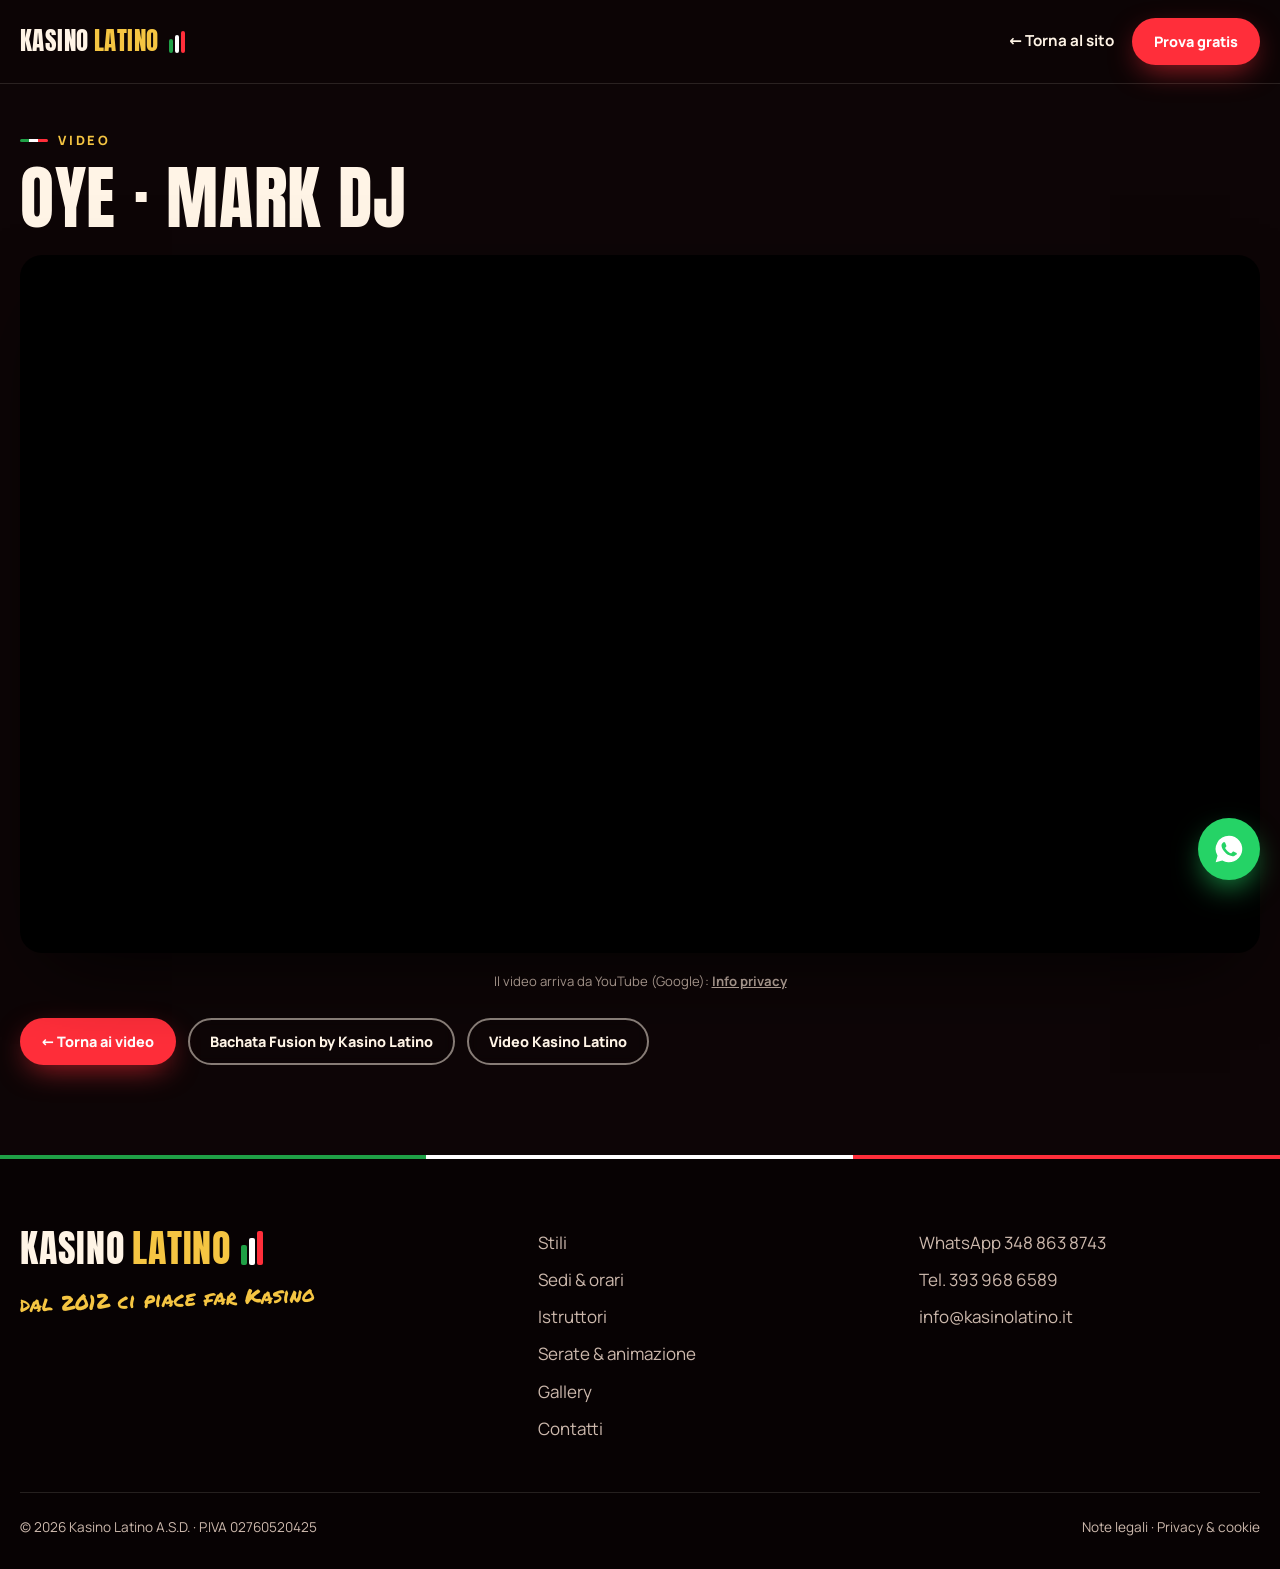
<file: video-_SpHdCeOoRQ.html>
<!doctype html>
<html lang="it"><head><meta charset="utf-8"><meta name="viewport" content="width=device-width, initial-scale=1"><title>Oye · Mark DJ · Kasino Latino</title><meta name="description" content="Oye · Mark DJ: guarda il video di Kasino Latino."><meta name="theme-color" content="#0d0506"><meta property="og:title" content="Oye · Mark DJ · Kasino Latino"><meta property="og:description" content="Oye · Mark DJ: guarda il video di Kasino Latino."><meta property="og:type" content="website"><link rel="icon" href="data:image/svg+xml,%3Csvg xmlns=&#x27;http://www.w3.org/2000/svg&#x27; viewBox=&#x27;0 0 64 64&#x27;%3E%3Crect width=&#x27;64&#x27; height=&#x27;64&#x27; rx=&#x27;14&#x27; fill=&#x27;%23ff2e3a&#x27;/%3E%3Ctext x=&#x27;32&#x27; y=&#x27;47&#x27; font-family=&#x27;Arial Black,Arial&#x27; font-weight=&#x27;900&#x27; font-size=&#x27;40&#x27; text-anchor=&#x27;middle&#x27; fill=&#x27;%23fff&#x27;%3EK%3C/text%3E%3C/svg%3E"><link rel="preload" href="static/font/anton-latin.woff2" as="font" type="font/woff2" crossorigin><link rel="stylesheet" href="sito.css"><script src="static/js/sito.js"></script></head><body><a href="#contenuto" class="salta">Vai al contenuto</a><header class="nav nav--scura"><a href="index.html" class="brand" aria-label="Kasino Latino, torna alla home"><span class="brand__word">KASINO<em>LATINO</em></span><span class="flag" aria-hidden="true"><i></i><i></i><i></i></span></a><div class="nav__simple"><a href="index.html" class="back">← Torna al sito</a><a href="index.html#contatti" class="btn btn--sm btn--hot">Prova gratis</a></div></header><main id="contenuto"><section class="player"><div class="wrap"><p class="eyebrow">Video</p><h1>Oye · Mark DJ</h1><div class="player__frame"><iframe src="https://www.youtube-nocookie.com/embed/_SpHdCeOoRQ?autoplay=1&amp;rel=0" title="Oye · Mark DJ" allow="autoplay; encrypted-media; picture-in-picture; fullscreen" allowfullscreen referrerpolicy="strict-origin-when-cross-origin"></iframe></div><p class="yt-note">Il video arriva da YouTube (Google): <a href="privacy.html#video">Info privacy</a></p><div class="player__altri"><a href="index.html#video" class="btn btn--hot btn--sm">← Torna ai video</a><a href="video-Sbf6CbRuQxU.html" class="btn btn--ghost btn--sm">Bachata Fusion by Kasino Latino</a><a href="video-78nTF53mUEs.html" class="btn btn--ghost btn--sm">Video Kasino Latino</a></div></div></section></main><footer class="footer"><div class="wrap footer__grid"><div><a href="index.html" class="brand brand--lg"><span class="brand__word">KASINO<em>LATINO</em></span><span class="flag" aria-hidden="true"><i></i><i></i><i></i></span></a><p class="marker footer__claim">dal 2012 ci piace far Kasino</p></div><nav aria-label="Menu footer"><a href="index.html#stili">Stili</a><a href="index.html#orari">Sedi &amp; orari</a><a href="index.html#istruttori">Istruttori</a><a href="index.html#serate">Serate &amp; animazione</a><a href="index.html#gallery">Gallery</a><a href="index.html#contatti">Contatti</a></nav><div class="footer__contact"><a href="https://wa.me/393488638743" target="_blank" rel="noopener">WhatsApp 348 863 8743</a><a href="tel:+393939686589">Tel. 393 968 6589</a><a href="mailto:info@kasinolatino.it">info@kasinolatino.it</a></div></div><div class="wrap footer__legal"><span>© 2026 Kasino Latino A.S.D. · P.IVA 02760520425</span><span><a href="note-legali.html">Note legali</a> · <a href="privacy.html">Privacy &amp; cookie</a></span></div></footer><a href="https://wa.me/393488638743?text=Ciao%20Kasino%20Latino%21%20%F0%9F%92%83" target="_blank" rel="noopener" class="fab" aria-label="Scrivici su WhatsApp"><svg viewBox="0 0 24 24" aria-hidden="true"><path d="M12 2a10 10 0 0 0-8.6 15.1L2 22l5-1.3A10 10 0 1 0 12 2Zm5.3 14.2c-.2.6-1.3 1.2-1.8 1.2-.5.1-1 .2-3.3-.7-2.8-1.1-4.5-4-4.7-4.2-.1-.2-1.1-1.5-1.1-2.9s.7-2 1-2.3c.2-.3.5-.3.7-.3h.5c.2 0 .4 0 .6.5l.8 2c.1.2.1.4 0 .5l-.3.5-.4.4c-.1.1-.3.3-.1.6.2.3.8 1.3 1.7 2.1 1.1 1 2.1 1.3 2.4 1.5.3.1.5.1.6-.1l.9-1c.2-.3.4-.2.6-.1l1.9.9c.3.1.5.2.5.3.1.2.1.7-.1 1.2Z"></path></svg></a></body></html>
</file>
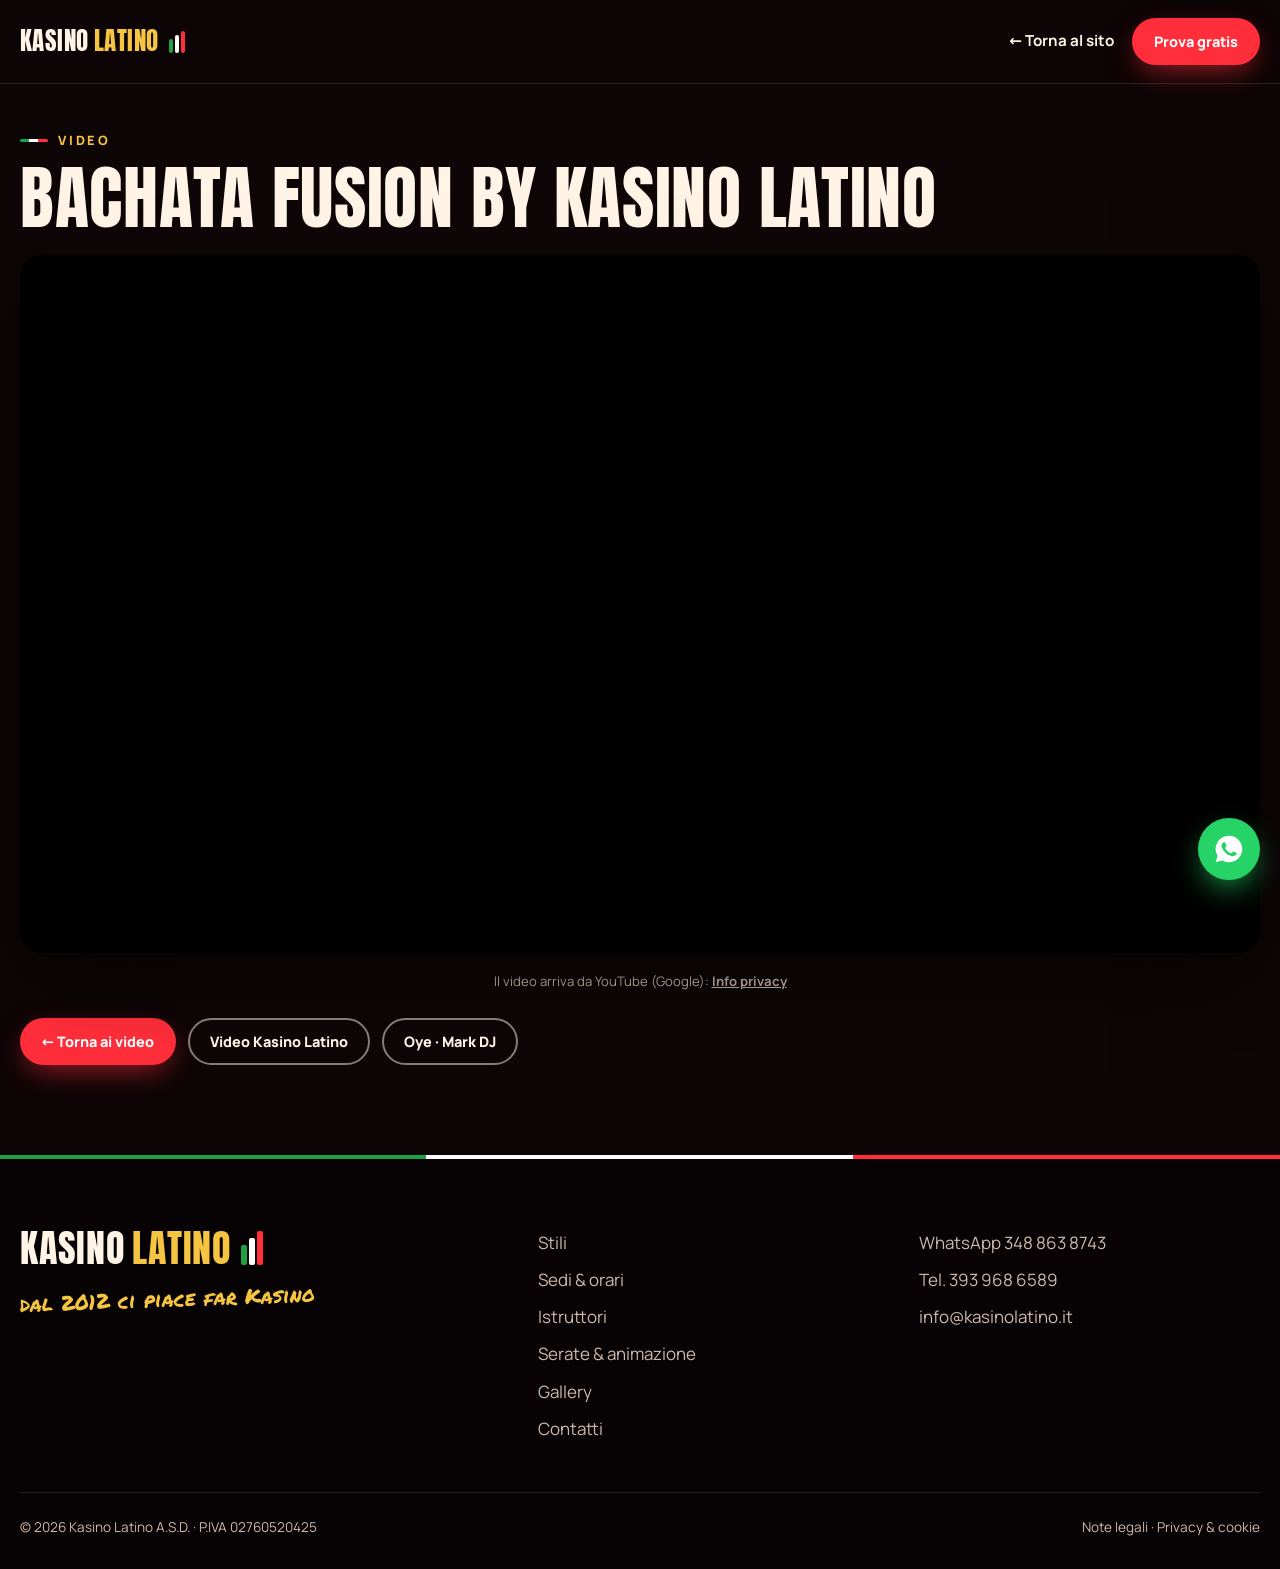
<file: video-Sbf6CbRuQxU.html>
<!doctype html>
<html lang="it"><head><meta charset="utf-8"><meta name="viewport" content="width=device-width, initial-scale=1"><title>Bachata Fusion by Kasino Latino · Kasino Latino</title><meta name="description" content="Bachata Fusion by Kasino Latino: guarda il video di Kasino Latino."><meta name="theme-color" content="#0d0506"><meta property="og:title" content="Bachata Fusion by Kasino Latino · Kasino Latino"><meta property="og:description" content="Bachata Fusion by Kasino Latino: guarda il video di Kasino Latino."><meta property="og:type" content="website"><link rel="icon" href="data:image/svg+xml,%3Csvg xmlns=&#x27;http://www.w3.org/2000/svg&#x27; viewBox=&#x27;0 0 64 64&#x27;%3E%3Crect width=&#x27;64&#x27; height=&#x27;64&#x27; rx=&#x27;14&#x27; fill=&#x27;%23ff2e3a&#x27;/%3E%3Ctext x=&#x27;32&#x27; y=&#x27;47&#x27; font-family=&#x27;Arial Black,Arial&#x27; font-weight=&#x27;900&#x27; font-size=&#x27;40&#x27; text-anchor=&#x27;middle&#x27; fill=&#x27;%23fff&#x27;%3EK%3C/text%3E%3C/svg%3E"><link rel="preload" href="static/font/anton-latin.woff2" as="font" type="font/woff2" crossorigin><link rel="stylesheet" href="sito.css"><script src="static/js/sito.js"></script></head><body><a href="#contenuto" class="salta">Vai al contenuto</a><header class="nav nav--scura"><a href="index.html" class="brand" aria-label="Kasino Latino, torna alla home"><span class="brand__word">KASINO<em>LATINO</em></span><span class="flag" aria-hidden="true"><i></i><i></i><i></i></span></a><div class="nav__simple"><a href="index.html" class="back">← Torna al sito</a><a href="index.html#contatti" class="btn btn--sm btn--hot">Prova gratis</a></div></header><main id="contenuto"><section class="player"><div class="wrap"><p class="eyebrow">Video</p><h1>Bachata Fusion by Kasino Latino</h1><div class="player__frame"><iframe src="https://www.youtube-nocookie.com/embed/Sbf6CbRuQxU?autoplay=1&amp;rel=0" title="Bachata Fusion by Kasino Latino" allow="autoplay; encrypted-media; picture-in-picture; fullscreen" allowfullscreen referrerpolicy="strict-origin-when-cross-origin"></iframe></div><p class="yt-note">Il video arriva da YouTube (Google): <a href="privacy.html#video">Info privacy</a></p><div class="player__altri"><a href="index.html#video" class="btn btn--hot btn--sm">← Torna ai video</a><a href="video-78nTF53mUEs.html" class="btn btn--ghost btn--sm">Video Kasino Latino</a><a href="video-_SpHdCeOoRQ.html" class="btn btn--ghost btn--sm">Oye · Mark DJ</a></div></div></section></main><footer class="footer"><div class="wrap footer__grid"><div><a href="index.html" class="brand brand--lg"><span class="brand__word">KASINO<em>LATINO</em></span><span class="flag" aria-hidden="true"><i></i><i></i><i></i></span></a><p class="marker footer__claim">dal 2012 ci piace far Kasino</p></div><nav aria-label="Menu footer"><a href="index.html#stili">Stili</a><a href="index.html#orari">Sedi &amp; orari</a><a href="index.html#istruttori">Istruttori</a><a href="index.html#serate">Serate &amp; animazione</a><a href="index.html#gallery">Gallery</a><a href="index.html#contatti">Contatti</a></nav><div class="footer__contact"><a href="https://wa.me/393488638743" target="_blank" rel="noopener">WhatsApp 348 863 8743</a><a href="tel:+393939686589">Tel. 393 968 6589</a><a href="mailto:info@kasinolatino.it">info@kasinolatino.it</a></div></div><div class="wrap footer__legal"><span>© 2026 Kasino Latino A.S.D. · P.IVA 02760520425</span><span><a href="note-legali.html">Note legali</a> · <a href="privacy.html">Privacy &amp; cookie</a></span></div></footer><a href="https://wa.me/393488638743?text=Ciao%20Kasino%20Latino%21%20%F0%9F%92%83" target="_blank" rel="noopener" class="fab" aria-label="Scrivici su WhatsApp"><svg viewBox="0 0 24 24" aria-hidden="true"><path d="M12 2a10 10 0 0 0-8.6 15.1L2 22l5-1.3A10 10 0 1 0 12 2Zm5.3 14.2c-.2.6-1.3 1.2-1.8 1.2-.5.1-1 .2-3.3-.7-2.8-1.1-4.5-4-4.7-4.2-.1-.2-1.1-1.5-1.1-2.9s.7-2 1-2.3c.2-.3.5-.3.7-.3h.5c.2 0 .4 0 .6.5l.8 2c.1.2.1.4 0 .5l-.3.5-.4.4c-.1.1-.3.3-.1.6.2.3.8 1.3 1.7 2.1 1.1 1 2.1 1.3 2.4 1.5.3.1.5.1.6-.1l.9-1c.2-.3.4-.2.6-.1l1.9.9c.3.1.5.2.5.3.1.2.1.7-.1 1.2Z"></path></svg></a></body></html>
</file>
<file: sito.css>
/* Kasino Latino · generato da sito/stile.py: non modificare a mano */
@font-face{font-family:'Anton';font-style:normal;font-weight:400;font-display:swap;src:url(static/font/anton-latin.woff2) format('woff2');unicode-range:U+0000-00FF,U+0131,U+0152-0153,U+02BB-02BC,U+02C6,U+02DA,U+02DC,U+0304,U+0308,U+0329,U+2000-206F,U+20AC,U+2122,U+2191,U+2193,U+2212,U+2215,U+FEFF,U+FFFD}
@font-face{font-family:'Anton';font-style:normal;font-weight:400;font-display:swap;src:url(static/font/anton-latin-ext.woff2) format('woff2');unicode-range:U+0100-02BA,U+02BD-02C5,U+02C7-02CC,U+02CE-02D7,U+02DD-02FF,U+0304,U+0308,U+0329,U+1D00-1DBF,U+1E00-1E9F,U+1EF2-1EFF,U+2020,U+20A0-20AB,U+20AD-20C0,U+2113,U+2C60-2C7F,U+A720-A7FF}
@font-face{font-family:'Manrope';font-style:normal;font-weight:400 800;font-display:swap;src:url(static/font/manrope-latin.woff2) format('woff2');unicode-range:U+0000-00FF,U+0131,U+0152-0153,U+02BB-02BC,U+02C6,U+02DA,U+02DC,U+0304,U+0308,U+0329,U+2000-206F,U+20AC,U+2122,U+2191,U+2193,U+2212,U+2215,U+FEFF,U+FFFD}
@font-face{font-family:'Manrope';font-style:normal;font-weight:400 800;font-display:swap;src:url(static/font/manrope-latin-ext.woff2) format('woff2');unicode-range:U+0100-02BA,U+02BD-02C5,U+02C7-02CC,U+02CE-02D7,U+02DD-02FF,U+0304,U+0308,U+0329,U+1D00-1DBF,U+1E00-1E9F,U+1EF2-1EFF,U+2020,U+20A0-20AB,U+20AD-20C0,U+2113,U+2C60-2C7F,U+A720-A7FF}
@font-face{font-family:'Permanent Marker';font-style:normal;font-weight:400;font-display:swap;src:url(static/font/permanent-marker-latin.woff2) format('woff2');unicode-range:U+0000-00FF,U+0131,U+0152-0153,U+02BB-02BC,U+02C6,U+02DA,U+02DC,U+0304,U+0308,U+0329,U+2000-206F,U+20AC,U+2122,U+2191,U+2193,U+2212,U+2215,U+FEFF,U+FFFD}
*,*::before,*::after{box-sizing:border-box}
html{scroll-behavior:smooth;scroll-padding-top:80px}
body{margin:0;background:#0d0506;color:#fff4e6;font-family:"Manrope",system-ui,-apple-system,"Segoe UI",sans-serif;font-size:17px;line-height:1.6;-webkit-font-smoothing:antialiased;overflow-x:hidden}
img{max-width:100%;display:block}
a{color:inherit}
button{font:inherit;cursor:pointer}
.wrap{width:min(1240px,100% - 32px);margin-inline:auto}
.center{text-align:center}
.hot{color:#ff2e3a}
.marker{font-family:"Permanent Marker","Comic Sans MS",cursive;color:#f5c542;font-weight:400}
h1,h2,h3{font-family:"Anton",Impact,"Arial Narrow",sans-serif;font-weight:400;line-height:.95;letter-spacing:.01em;margin:0;text-transform:uppercase}
h2{font-size:clamp(2.6rem,7vw,5.6rem)}
h3{font-size:clamp(1.6rem,3vw,2.2rem)}
p{margin:0 0 1em}
:focus-visible{outline:3px solid #f5c542;outline-offset:3px;border-radius:6px}
.salta{position:absolute;left:-9999px;top:8px;z-index:200;background:#f5c542;color:#1a0c0c;padding:10px 16px;border-radius:8px;font-weight:800}
.salta:focus{left:8px}
.nascosto{position:absolute;width:1px;height:1px;overflow:hidden;clip:rect(0 0 0 0);white-space:nowrap}
.eyebrow{font-weight:800;font-size:.8rem;letter-spacing:.22em;text-transform:uppercase;color:#f5c542;margin:0 0 14px;display:flex;align-items:center;gap:10px}
.eyebrow::before{content:"";width:28px;height:3px;flex:none;background:linear-gradient(90deg,#1fa046 33%,#fff 33% 66%,#ff2e3a 66%);border-radius:2px}
.eyebrow.center{justify-content:center}
.eyebrow--dark{color:#ff2e3a}
.btn{display:inline-flex;align-items:center;justify-content:center;gap:10px;padding:16px 28px;border-radius:999px;font-weight:800;font-size:1rem;text-decoration:none;border:2px solid transparent;white-space:nowrap;cursor:pointer;transition:transform .25s cubic-bezier(.2,.8,.2,1),box-shadow .25s,background .25s,color .25s}
.btn svg{width:22px;height:22px;fill:currentColor}
.btn:hover{transform:translateY(-3px)}
.btn--hot{background:#ff2e3a;color:#fff;box-shadow:0 10px 30px -8px rgba(255,46,58,.7)}
.btn--hot:hover{background:#ff1826;box-shadow:0 16px 40px -8px rgba(255,46,58,.9)}
.btn--gold{background:#f5c542;color:#1a0c0c}
.btn--ghost{border-color:rgba(255,244,230,.5);color:#fff4e6;backdrop-filter:blur(6px)}
.btn--ghost:hover{border-color:#fff4e6;background:rgba(255,244,230,.08)}
.btn--sm{padding:10px 20px;font-size:.9rem}
.btn--block{width:100%}
.btn--pulse{animation:pulse 1.8s infinite}
@keyframes pulse{0%{box-shadow:0 0 0 0 rgba(255,46,58,.65)}70%{box-shadow:0 0 0 18px rgba(255,46,58,0)}100%{box-shadow:0 0 0 0 rgba(255,46,58,0)}}
.brand{display:inline-flex;align-items:center;gap:10px;text-decoration:none;color:#fff4e6}
.brand__word{font-family:"Anton",Impact,"Arial Narrow",sans-serif;font-size:1.55rem;letter-spacing:.02em;line-height:1}
.brand__word em{font-style:normal;color:#f5c542;margin-left:.2em}
.flag{display:inline-flex;gap:2px;height:22px;align-items:flex-end}
.flag i{width:4px;border-radius:2px}
.flag i:nth-child(1){background:#1fa046;height:60%}
.flag i:nth-child(2){background:#fff;height:80%}
.flag i:nth-child(3){background:#ff2e3a;height:100%}
.brand:hover .flag i{animation:eq .6s infinite alternate}
.brand:hover .flag i:nth-child(2){animation-delay:.15s}
.brand:hover .flag i:nth-child(3){animation-delay:.3s}
@keyframes eq{to{height:25%}}
.brand--lg .brand__word{font-size:2.4rem}
.brand--lg .flag{height:34px}
.brand--lg .flag i{width:6px}
.nav{position:fixed;inset:0 0 auto;z-index:50;display:flex;align-items:center;justify-content:space-between;padding:18px max(16px,calc((100% - 1240px)/2))}
.nav--scura{background:rgba(13,5,6,.9);backdrop-filter:blur(14px);box-shadow:0 1px 0 rgba(255,244,230,.12)}
.nav__links{display:flex;align-items:center;gap:26px}
.nav__links a:not(.btn){text-decoration:none;font-weight:700;font-size:.95rem;position:relative;padding:4px 0}
.nav__links a:not(.btn)::after{content:"";position:absolute;left:0;bottom:-2px;height:2px;width:100%;background:#ff2e3a;transform:scaleX(0);transform-origin:left;transition:transform .3s cubic-bezier(.2,.8,.2,1)}
.nav__links a:not(.btn):hover::after{transform:scaleX(1)}
.burger,.menu__chiudi{display:none}
.nav__simple{display:flex;align-items:center;gap:18px}
.nav__simple .back{font-weight:700;text-decoration:none;font-size:.95rem}
.nav__simple .back:hover{color:#ff2e3a}
@supports (animation-timeline: scroll()){.nav--home{animation:nav-scura linear both;animation-timeline:scroll(root);animation-range:0 140px}}
@supports not (animation-timeline: scroll()){html:not(.js) .nav--home{background:rgba(13,5,6,.94)}.nav--home{transition:background .3s,padding .3s,box-shadow .3s}.nav--home.is-scrolled{background:rgba(13,5,6,.94);padding-block:10px;box-shadow:0 1px 0 rgba(255,244,230,.12)}html.js .fab{transform:scale(0);transition:transform .4s cubic-bezier(.2,.8,.2,1),scale .3s}html.js .fab.is-on{transform:scale(1)}}
@keyframes nav-scura{from{background:rgba(13,5,6,0);padding-block:18px}to{background:rgba(13,5,6,.94);padding-block:10px;box-shadow:0 1px 0 rgba(255,244,230,.12)}}
.hero{position:relative;min-height:100svh;display:flex;align-items:flex-end;padding:120px 0 90px;overflow:hidden;isolation:isolate}
.hero__bg{position:absolute;inset:-6% 0 0;z-index:-2}
.hero__bg img{width:100%;height:100%;object-fit:cover;object-position:center 40%;transform:scale(1.08);animation:heroZoom 18s ease-out forwards}
@keyframes heroZoom{to{transform:scale(1)}}
.hero::before{content:"";position:absolute;inset:0;z-index:-1;background:radial-gradient(ellipse at 80% 20%,rgba(255,46,58,.35),transparent 55%),linear-gradient(180deg,rgba(13,5,6,.55) 0%,rgba(13,5,6,.35) 35%,rgba(13,5,6,.92) 85%,#0d0506 100%),linear-gradient(90deg,rgba(13,5,6,.85) 0%,rgba(13,5,6,.2) 70%)}
.hero__grain{position:absolute;inset:0;z-index:-1;opacity:.12;pointer-events:none;background-image:url("data:image/svg+xml,%3Csvg xmlns='http://www.w3.org/2000/svg' width='160' height='160'%3E%3Cfilter id='n'%3E%3CfeTurbulence type='fractalNoise' baseFrequency='.85' numOctaves='3'/%3E%3C/filter%3E%3Crect width='100%25' height='100%25' filter='url(%23n)'/%3E%3C/svg%3E")}
.hero__kicker{display:inline-flex;align-items:center;gap:10px;font-weight:800;font-size:.85rem;letter-spacing:.14em;text-transform:uppercase;background:rgba(255,244,230,.08);border:1px solid rgba(255,244,230,.12);padding:8px 16px;border-radius:999px;backdrop-filter:blur(8px)}
.dot{width:9px;height:9px;border-radius:50%;background:#3dff7a;box-shadow:0 0 0 0 rgba(61,255,122,.7);animation:blink 1.6s infinite}
@keyframes blink{70%{box-shadow:0 0 0 10px rgba(61,255,122,0)}}
.hero__title{font-size:clamp(4.2rem,15vw,12.5rem);line-height:.86;margin:22px 0 6px}
.hero__title .line{display:block;overflow:hidden}
.hero__title .line>span{display:inline-block;transform:translateY(105%);animation:rise .9s cubic-bezier(.2,.8,.2,1) forwards}
.hero__title .line:nth-child(2)>span{animation-delay:.12s}
.hero__title .line:nth-child(3)>span{animation-delay:.24s}
@keyframes rise{to{transform:none}}
.stroke{color:transparent;-webkit-text-stroke:2px #fff4e6}
.hero__marker{font-family:"Permanent Marker","Comic Sans MS",cursive;color:#f5c542;font-size:clamp(1.3rem,3vw,2rem);transform:rotate(-3deg);margin:0 0 18px;opacity:0;animation:fade .8s .6s forwards}
.hero__lead{max-width:580px;font-size:clamp(1.02rem,1.6vw,1.2rem);color:#cdb9ad;opacity:0;animation:fade .8s .75s forwards}
.hero__lead strong{color:#fff4e6}
.hero__ctas{display:flex;flex-wrap:wrap;gap:14px;margin:28px 0 30px;opacity:0;animation:fade .8s .9s forwards}
@keyframes fade{from{opacity:0;transform:translateY(14px)}to{opacity:1;transform:none}}
.next{display:inline-grid;gap:2px;padding:14px 20px;border-left:4px solid #ff2e3a;background:linear-gradient(90deg,rgba(255,46,58,.18),transparent);border-radius:0 14px 14px 0;opacity:0;animation:fade .8s 1.05s forwards}
.next__label{font-size:.72rem;letter-spacing:.2em;text-transform:uppercase;font-weight:800;color:#ff2e3a}
.next__when{font-family:"Anton",Impact,"Arial Narrow",sans-serif;font-size:1.6rem;text-transform:uppercase;line-height:1.1}
.next__where{color:#cdb9ad;font-size:.95rem}
.hero__scroll{position:absolute;right:max(16px,calc((100% - 1240px)/2));bottom:40px;width:30px;height:50px;border:2px solid rgba(255,244,230,.5);border-radius:20px}
.hero__scroll span{position:absolute;left:50%;top:9px;width:4px;height:10px;margin-left:-2px;background:#fff4e6;border-radius:2px;animation:scroll 1.6s infinite}
@keyframes scroll{to{transform:translateY(16px);opacity:0}}
.marquee{background:#ff2e3a;color:#fff;overflow:hidden;transform:rotate(-2deg) scale(1.03);margin:-24px 0 0;position:relative;z-index:2;box-shadow:0 20px 40px -20px rgba(255,46,58,.6)}
.marquee__track{display:flex;width:max-content;animation:marq 32s linear infinite;padding:16px 0}
.marquee span{font-family:"Anton",Impact,"Arial Narrow",sans-serif;font-size:clamp(1.4rem,3vw,2.3rem);text-transform:uppercase;padding:0 22px;white-space:nowrap}
.marquee b{color:#f5c542;font-size:1.4rem;align-self:center}
@keyframes marq{to{transform:translateX(-50%)}}
.stats{display:grid;grid-template-columns:repeat(4,1fr);margin-top:90px;border-top:1px solid rgba(255,244,230,.12);border-bottom:1px solid rgba(255,244,230,.12)}
.stat{padding:34px 24px;border-right:1px solid rgba(255,244,230,.12)}
.stat:last-child{border-right:0}
.stat strong{display:block;font-family:"Anton",Impact,"Arial Narrow",sans-serif;font-weight:400;font-size:clamp(3rem,6vw,4.6rem);line-height:1;color:#f5c542}
.stat:nth-child(2) strong,.stat:nth-child(4) strong{color:#ff2e3a}
.stat span{color:#cdb9ad;font-size:.95rem}
.section{padding:clamp(80px,12vw,150px) 0;position:relative}
.section--dark{background:#170a0b}
.head{margin-bottom:54px;max-width:820px}
.head__sub{color:#cdb9ad;font-size:1.1rem;max-width:560px;margin-top:20px}
.head--split{max-width:none;display:flex;justify-content:space-between;align-items:flex-end;gap:30px;flex-wrap:wrap}
.head--split .head__sub{margin:0}
.styles{display:grid;grid-template-columns:repeat(4,1fr);gap:18px}
.style{position:relative;padding:30px 26px 26px;border-radius:22px;background:linear-gradient(160deg,rgba(255,244,230,.06),rgba(255,244,230,.015));border:1px solid rgba(255,244,230,.12);overflow:hidden;min-height:420px;display:flex;flex-direction:column;transition:transform .4s cubic-bezier(.2,.8,.2,1),border-color .4s}
.style::before{content:"";position:absolute;inset:auto -40% -60% -40%;height:80%;background:radial-gradient(circle,var(--c),transparent 65%);opacity:.18;transition:opacity .4s,transform .6s cubic-bezier(.2,.8,.2,1)}
.style:hover{transform:translateY(-8px) rotate(-.6deg);border-color:var(--c)}
.style:hover::before{opacity:.45;transform:translateY(-20%)}
.style__n{font-family:"Anton",Impact,"Arial Narrow",sans-serif;font-size:4.4rem;line-height:1;color:transparent;-webkit-text-stroke:1.5px var(--c);margin-bottom:auto}
.style h3{font-size:2.3rem;margin:26px 0 14px;position:relative}
.style p{color:#cdb9ad;font-size:.96rem;position:relative}
.style__tag{position:relative;font-size:.72rem;font-weight:800;letter-spacing:.14em;text-transform:uppercase;color:var(--c)}
.levels{display:flex;gap:10px;flex-wrap:wrap}
.lvl{display:inline-flex;align-items:center;justify-content:center;font-weight:800;font-size:.78rem;padding:6px 12px;border-radius:999px;letter-spacing:.04em}
.lvl--verde{background:rgba(31,160,70,.18);color:#5fe08a;border:1px solid rgba(31,160,70,.5)}
.lvl--oro{background:rgba(245,197,66,.14);color:#f5c542;border:1px solid rgba(245,197,66,.45)}
.lvl--rosso{background:rgba(255,46,58,.16);color:#ff6b74;border:1px solid rgba(255,46,58,.5)}
.tabs{display:inline-flex;gap:6px;padding:6px;border-radius:999px;background:rgba(255,244,230,.05);border:1px solid rgba(255,244,230,.12);margin-bottom:30px;flex-wrap:wrap}
.tab{color:#cdb9ad;font-weight:800;padding:10px 20px;border-radius:999px;cursor:pointer;transition:background .25s,color .25s;user-select:none}
.tab:hover{color:#fff4e6}
.orari:has(#giorno-tutti:checked) label[for=giorno-tutti]{background:#fff4e6;color:#1a0c0c}
.orari:has(#giorno-tutti:focus-visible) label[for=giorno-tutti]{outline:3px solid #f5c542;outline-offset:2px}
.orari:has(#giorno-1:checked) label[for=giorno-1]{background:#fff4e6;color:#1a0c0c}
.orari:has(#giorno-1:focus-visible) label[for=giorno-1]{outline:3px solid #f5c542;outline-offset:2px}
.orari:has(#giorno-1:checked) .venue:not(.giorno-1){display:none}
.orari:has(#giorno-2:checked) label[for=giorno-2]{background:#fff4e6;color:#1a0c0c}
.orari:has(#giorno-2:focus-visible) label[for=giorno-2]{outline:3px solid #f5c542;outline-offset:2px}
.orari:has(#giorno-2:checked) .venue:not(.giorno-2){display:none}
.orari:has(#giorno-3:checked) label[for=giorno-3]{background:#fff4e6;color:#1a0c0c}
.orari:has(#giorno-3:focus-visible) label[for=giorno-3]{outline:3px solid #f5c542;outline-offset:2px}
.orari:has(#giorno-3:checked) .venue:not(.giorno-3){display:none}
.venues{display:grid;grid-template-columns:repeat(4,1fr);gap:18px}
.venue{background:#0d0506;border:1px solid rgba(255,244,230,.12);border-radius:22px;padding:26px;display:flex;flex-direction:column;transition:transform .35s cubic-bezier(.2,.8,.2,1),border-color .35s}
.venue:hover{transform:translateY(-6px);border-color:rgba(255,46,58,.6)}
.venue--hot{background:linear-gradient(160deg,#3a0b10,#0d0506 70%);border-color:rgba(255,46,58,.4)}
.venue__top{display:flex;justify-content:space-between;align-items:center;gap:8px;margin-bottom:22px}
.venue__day{background:#ff2e3a;color:#fff;font-weight:800;font-size:.78rem;letter-spacing:.12em;text-transform:uppercase;padding:6px 12px;border-radius:8px}
.venue__start{font-size:.82rem;color:#f5c542;font-weight:700}
.venue h3{font-size:2.3rem}
.venue__place{font-weight:800;margin:10px 0 2px}
.venue__addr{color:#cdb9ad;font-size:.92rem;text-decoration:none;border-bottom:1px dashed rgba(255,244,230,.3);align-self:flex-start}
.venue__addr:hover{color:#fff4e6;border-color:#fff4e6}
.venue__note{font-size:.8rem;color:#cdb9ad;margin:6px 0 0;font-style:italic}
.slots{list-style:none;padding:0;margin:22px 0;display:grid;gap:8px}
.slots li{display:grid;grid-template-columns:auto 1fr auto;align-items:center;gap:12px;padding:12px 14px;border-radius:12px;background:rgba(255,244,230,.05)}
.slots time{font-family:"Anton",Impact,"Arial Narrow",sans-serif;font-size:1.35rem;letter-spacing:.02em}
.slots span{font-weight:700;font-size:.86rem;white-space:nowrap}
.slots .lvl{width:30px;height:30px;padding:0}
.venue__cta{margin-top:auto;font-weight:800;color:#ff2e3a;text-decoration:none}
.venue__cta:hover{text-decoration:underline}
.poster{margin-top:60px;display:grid;grid-template-columns:minmax(0,.8fr) minmax(0,1.2fr);gap:50px;align-items:center;background:linear-gradient(120deg,rgba(255,46,58,.12),rgba(245,197,66,.06));border:1px solid rgba(255,244,230,.12);border-radius:calc(22px + 8px);padding:30px}
.poster img{width:100%;border-radius:16px;transform:rotate(-2.5deg);box-shadow:0 30px 60px -20px rgba(0,0,0,.8);transition:transform .5s cubic-bezier(.2,.8,.2,1)}
.poster img:hover{transform:rotate(0) scale(1.02)}
.poster__txt h3{font-size:clamp(2rem,4vw,3.2rem);margin-bottom:16px}
.poster__txt p{color:#cdb9ad;max-width:460px;margin-bottom:26px}
.why h2 .marker{text-transform:none;font-size:.8em;display:inline-block;transform:rotate(-2deg)}
.why__grid{display:grid;grid-template-columns:1fr 1fr;gap:60px;align-items:center}
.why__photo{border-radius:calc(22px + 10px);overflow:hidden;position:relative}
.why__photo img{width:100%;aspect-ratio:4/5;object-fit:cover;transition:transform 1.2s cubic-bezier(.2,.8,.2,1)}
.why__photo:hover img{transform:scale(1.05)}
.why__list{list-style:none;margin:0;padding:0;display:grid;gap:4px}
.why__list li{display:grid;grid-template-columns:70px 1fr;gap:10px;padding:24px 0;border-bottom:1px solid rgba(255,244,230,.12)}
.why__list li>span{font-family:"Anton",Impact,"Arial Narrow",sans-serif;font-size:2.2rem;color:#ff2e3a;line-height:1}
.why__list h3{font-size:1.9rem;margin-bottom:6px}
.why__list p{color:#cdb9ad;margin:0}
.teachers{background:#fff1e0;color:#1a0c0c}
.teachers__grid{display:grid;grid-template-columns:1.05fr 1fr;gap:60px;align-items:center}
.teachers__visual{position:relative}
.teachers__bgword{position:absolute;inset:4% 0 auto 0;font-family:"Anton",Impact,"Arial Narrow",sans-serif;font-size:clamp(5rem,13vw,11rem);color:#ff2e3a;line-height:.8;text-align:center;letter-spacing:-.01em}
.teachers__visual img{position:relative;filter:drop-shadow(0 30px 40px rgba(26,12,12,.35))}
.teachers h2{font-size:clamp(2.6rem,6vw,4.8rem);margin-bottom:22px}
.teachers p{color:#4a3531}
.bio{border-left:4px solid #ff2e3a;padding:4px 0 4px 20px;margin:26px 0}
.bio h3{font-size:1.7rem;margin-bottom:6px;color:#1a0c0c}
.bio h3 small{font-family:"Manrope",system-ui,-apple-system,"Segoe UI",sans-serif;font-size:.72rem;font-weight:800;letter-spacing:.14em;background:#1a0c0c;color:#fff1e0;padding:3px 8px;border-radius:6px;vertical-align:middle;margin-left:6px}
.bio p{margin:0}
.bio a{color:#ff2e3a;font-weight:800}
.certs{margin-top:30px;padding:20px;background:#fff;border-radius:16px;box-shadow:0 20px 40px -24px rgba(26,12,12,.4)}
.certs img{max-height:80px;width:auto;margin-bottom:10px}
.certs p{font-size:.85rem;font-weight:700;margin:0;color:#1a0c0c}
.nights__grid{display:grid;grid-template-columns:1fr 1fr;gap:18px}
.night{position:relative;border-radius:22px;overflow:hidden;aspect-ratio:16/10}
.night img{width:100%;height:100%;object-fit:cover;transition:transform 1s cubic-bezier(.2,.8,.2,1)}
.night:hover img{transform:scale(1.07)}
.night::after{content:"";position:absolute;inset:0;background:linear-gradient(180deg,transparent 40%,rgba(13,5,6,.9))}
.night__txt{position:absolute;left:26px;right:26px;bottom:22px;z-index:1}
.night__txt p{margin:8px 0 0;color:#cdb9ad;max-width:360px}
.night__day{font-family:"Permanent Marker","Comic Sans MS",cursive;color:#f5c542;font-size:1.3rem}
.night h3{font-size:clamp(2.6rem,5vw,4rem)}
.night--type{background:linear-gradient(135deg,#5a0a12,#1a0708 60%);border:1px solid rgba(255,46,58,.35)}
.night--type::after{display:none}
.night__glow{position:absolute;width:70%;aspect-ratio:1;right:-15%;top:-30%;border-radius:50%;background:radial-gradient(circle,rgba(245,197,66,.45),transparent 65%);filter:blur(10px);animation:glow 6s ease-in-out infinite alternate}
@keyframes glow{to{transform:translate(-20%,15%) scale(1.15)}}
.night__big{position:absolute;right:-10px;top:-20px;font-family:"Anton",Impact,"Arial Narrow",sans-serif;font-size:clamp(8rem,16vw,14rem);line-height:1;color:transparent;-webkit-text-stroke:2px rgba(255,244,230,.18)}
.anim{margin-top:18px;display:grid;grid-template-columns:1fr 1fr;border-radius:22px;overflow:hidden;background:#ff2e3a;color:#fff}
.anim__txt{padding:clamp(30px,5vw,56px)}
.anim__txt .eyebrow{color:#fff}
.anim__txt h3{font-size:clamp(2.2rem,4vw,3.4rem);margin-bottom:16px}
.anim__txt p{color:rgba(255,255,255,.9)}
.anim .btn--hot{background:#0d0506;box-shadow:none}
.anim .btn--hot:hover{background:#000}
.chips{list-style:none;padding:0;margin:0 0 28px;display:flex;flex-wrap:wrap;gap:8px}
.chips li{border:2px solid #fff;border-radius:999px;padding:6px 16px;font-weight:800;font-size:.85rem;text-transform:uppercase;letter-spacing:.08em}
.anim__img img{width:100%;height:100%;object-fit:cover;min-height:320px}
.crew{display:flex;gap:16px;overflow-x:auto;padding:10px max(16px,calc((100% - 1240px)/2)) 30px;scroll-padding-inline:max(16px,calc((100% - 1240px)/2));scroll-snap-type:x mandatory;scrollbar-width:thin;scrollbar-color:#ff2e3a transparent}
.crew{cursor:grab}
.crew.is-drag{cursor:grabbing;scroll-snap-type:none}
.crew figure{flex:0 0 220px;margin:0;position:relative;border-radius:18px;overflow:hidden;scroll-snap-align:start;aspect-ratio:3/4;background:#170a0b;transition:transform .4s cubic-bezier(.2,.8,.2,1)}
.crew figure:nth-child(odd){transform:translateY(22px)}
.crew figure:hover{transform:translateY(-6px) rotate(-1.5deg)}
.crew img{width:100%;height:100%;object-fit:cover;filter:grayscale(.35) contrast(1.05);transition:filter .4s,transform .6s cubic-bezier(.2,.8,.2,1);pointer-events:none;user-select:none}
.crew figure:hover img{filter:none;transform:scale(1.06)}
.crew figcaption{position:absolute;left:0;right:0;bottom:0;padding:40px 16px 14px;font-family:"Anton",Impact,"Arial Narrow",sans-serif;font-size:1.6rem;text-transform:uppercase;background:linear-gradient(transparent,rgba(13,5,6,.9))}
.crew__hint{font-family:"Permanent Marker","Comic Sans MS",cursive;color:#f5c542;text-align:center;margin-top:10px}
.djs{display:grid;grid-template-columns:1fr 1fr;gap:18px;margin-bottom:18px}
.dj{display:grid;grid-template-columns:1fr 1fr;border-radius:22px;overflow:hidden;background:#0d0506;border:1px solid rgba(255,244,230,.12)}
.dj img{width:100%;height:100%;object-fit:cover;min-height:220px}
.dj>div{padding:26px;display:flex;flex-direction:column;justify-content:center;gap:10px}
.dj p{color:#cdb9ad;font-size:.95rem;margin:0}
.track{display:inline-flex;align-items:center;gap:8px;text-decoration:none;font-weight:800;padding:10px 14px;border-radius:12px;background:rgba(30,215,96,.1);border:1px solid rgba(30,215,96,.35);color:#5ef08f;transition:background .25s}
.track:hover{background:rgba(30,215,96,.2)}
.track small{color:#cdb9ad;font-weight:500}
.videos{display:grid;grid-template-columns:1.4fr 1fr 1fr;gap:18px}
.yt{position:relative;display:block;border-radius:22px;overflow:hidden;aspect-ratio:16/9;background:#000;color:#fff}
.yt img{width:100%;height:100%;object-fit:cover;opacity:.8;transition:opacity .3s,transform .6s cubic-bezier(.2,.8,.2,1)}
.yt:hover img{opacity:1;transform:scale(1.05)}
.yt__play{position:absolute;left:50%;top:50%;width:74px;height:74px;margin:-37px 0 0 -37px;border-radius:50%;background:#ff2e3a;box-shadow:0 10px 30px rgba(255,46,58,.6);transition:transform .3s cubic-bezier(.2,.8,.2,1)}
.yt__play::after{content:"";position:absolute;left:29px;top:22px;border-left:22px solid #fff;border-top:15px solid transparent;border-bottom:15px solid transparent}
.yt:hover .yt__play{transform:scale(1.12)}
.yt__title{position:absolute;left:16px;bottom:14px;font-family:"Anton",Impact,"Arial Narrow",sans-serif;font-size:1.3rem;text-transform:uppercase;text-shadow:0 2px 10px #000}
.yt-note{font-size:.82rem;color:#cdb9ad;text-align:center;margin:18px auto 0;max-width:620px}
.yt-note a,.form__note a{color:inherit;font-weight:700}
.link{color:#f5c542;font-weight:800;display:inline-block;margin-top:30px}
.player{padding:130px 0 90px;min-height:100svh}
.player h1{font-size:clamp(2.4rem,6vw,4.4rem);margin-bottom:24px}
.player__frame{position:relative;aspect-ratio:16/9;border-radius:22px;overflow:hidden;background:#000;box-shadow:0 30px 80px -30px rgba(0,0,0,.9)}
.player__frame iframe{position:absolute;inset:0;width:100%;height:100%;border:0}
.player__altri{display:flex;gap:12px;flex-wrap:wrap;margin-top:26px}
.fest__grid{display:grid;grid-template-columns:1fr 1.2fr;gap:60px;align-items:center}
.fest__txt p:last-child{color:#cdb9ad;margin-top:20px}
.fest__cards{position:relative;height:520px}
.fest__cards img{position:absolute;width:58%;border-radius:18px;box-shadow:0 30px 60px -20px rgba(0,0,0,.9);border:4px solid #fff4e6;transition:transform .5s cubic-bezier(.2,.8,.2,1)}
.fest__cards img:nth-child(1){left:0;top:30px;transform:rotate(-6deg);z-index:2}
.fest__cards img:nth-child(2){left:40%;top:0;transform:rotate(5deg);z-index:1}
.fest__cards img:nth-child(3){left:24%;top:190px;transform:rotate(-1deg);z-index:3}
.fest__cards img:hover{transform:rotate(0) scale(1.06);z-index:5}
.gallery{display:grid;grid-template-columns:repeat(4,1fr);grid-auto-rows:220px;grid-auto-flow:dense;gap:12px}
.g{position:relative;border-radius:16px;overflow:hidden;display:block}
.g--larga{grid-column:span 2}
.g--alta{grid-row:span 2}
.g img{width:100%;height:100%;object-fit:cover;filter:saturate(.9);transition:transform .8s cubic-bezier(.2,.8,.2,1),filter .5s}
.g:hover img{transform:scale(1.07);filter:saturate(1.15)}
.g span{position:absolute;left:12px;top:12px;background:#ff2e3a;color:#fff;font-family:"Anton",Impact,"Arial Narrow",sans-serif;padding:3px 10px;border-radius:8px;font-size:1rem}
.lb{position:fixed;inset:0;z-index:100;background:rgba(7,2,3,.95);display:none;place-items:center;padding:60px 70px}
.lb:target{display:grid}
body:has(.lb:target){overflow:hidden}
.lb__sfondo{position:absolute;inset:0}
.lb img{position:relative;max-width:100%;max-height:85vh;border-radius:12px;box-shadow:0 30px 80px rgba(0,0,0,.8)}
.lb__btn{position:absolute;z-index:1;background:rgba(255,244,230,.1);color:#fff;width:52px;height:52px;border-radius:50%;font-size:2rem;line-height:1;display:grid;place-items:center;text-decoration:none}
.lb__btn:hover{background:#ff2e3a}
.lb__close{top:18px;right:18px}
.lb__prev{left:14px;top:50%;margin-top:-26px}
.lb__next{right:14px;top:50%;margin-top:-26px}
.faq__grid{display:grid;grid-template-columns:.9fr 1.1fr;gap:60px;align-items:start}
.faq .head{position:sticky;top:110px}
.faq__list details{border-bottom:1px solid rgba(255,244,230,.12)}
.faq__list summary{list-style:none;cursor:pointer;padding:24px 50px 24px 0;font-weight:800;font-size:1.15rem;position:relative}
.faq__list summary::-webkit-details-marker{display:none}
.faq__list summary::after{content:"+";position:absolute;right:6px;top:50%;transform:translateY(-50%);width:34px;height:34px;border-radius:50%;display:grid;place-items:center;background:rgba(255,244,230,.08);font-size:1.4rem;transition:transform .3s,background .3s}
.faq__list details[open] summary::after{transform:translateY(-50%) rotate(45deg);background:#ff2e3a}
.faq__list details p{color:#cdb9ad;padding-bottom:22px;margin:0;max-width:620px}
.faq__list a{color:#f5c542;font-weight:700}
.cta{overflow:hidden;isolation:isolate}
.cta__bg{position:absolute;inset:0;z-index:-1}
.cta__bg img{width:100%;height:100%;object-fit:cover;filter:saturate(1.2)}
.cta__bg::after{content:"";position:absolute;inset:0;background:linear-gradient(110deg,rgba(13,5,6,.96) 30%,rgba(120,10,20,.82))}
.cta__grid{display:grid;grid-template-columns:1fr minmax(0,460px);gap:60px;align-items:center}
.cta h2{font-size:clamp(3rem,7vw,6rem);margin-bottom:22px}
.cta__txt>p{color:#cdb9ad;max-width:480px;font-size:1.1rem}
.contacts{list-style:none;padding:0;margin:30px 0;display:grid;gap:14px}
.contacts li{display:grid;grid-template-columns:110px 1fr;align-items:baseline;column-gap:14px}
.contacts span{font-size:.75rem;font-weight:800;letter-spacing:.16em;text-transform:uppercase;color:#f5c542}
.contacts a{font-family:"Anton",Impact,"Arial Narrow",sans-serif;font-size:clamp(1.5rem,3vw,2rem);text-decoration:none;letter-spacing:.02em;word-break:break-word}
.contacts a:hover{color:#ff2e3a}
.contacts small{grid-column:2;color:#cdb9ad;font-size:.85rem}
.socials{display:flex;gap:10px}
.socials a{width:48px;height:48px;border-radius:50%;display:grid;place-items:center;border:1px solid rgba(255,244,230,.12);background:rgba(255,244,230,.05);transition:background .25s,transform .25s}
.socials a:hover{background:#ff2e3a;transform:translateY(-3px)}
.socials svg{width:22px;height:22px;fill:currentColor}
.form{background:#fff1e0;color:#1a0c0c;border-radius:calc(22px + 6px);padding:34px;box-shadow:0 40px 80px -30px rgba(0,0,0,.8);display:grid;gap:18px;transform:rotate(1.2deg)}
.form h3{font-size:2.2rem}
.form label{display:grid;gap:6px;font-weight:800;font-size:.9rem}
.form input[type=text],.form select{font:inherit;font-weight:500;padding:14px 16px;border-radius:12px;border:2px solid #e6d3c1;background:#fff;color:#1a0c0c;width:100%}
.form input:focus,.form select:focus{outline:none;border-color:#ff2e3a}
.form fieldset{border:0;padding:0;margin:0}
.form legend{font-weight:800;font-size:.9rem;margin-bottom:6px}
.seg{display:grid;grid-template-columns:repeat(3,1fr);gap:6px;background:#f1e0cf;padding:5px;border-radius:14px}
.seg label{display:block}
.seg input{position:absolute;opacity:0}
.seg span{display:block;text-align:center;padding:10px 6px;border-radius:10px;font-size:.82rem;cursor:pointer;transition:background .2s,color .2s}
.seg input:checked+span{background:#1a0c0c;color:#fff1e0}
.seg input:focus-visible+span{outline:3px solid #ff2e3a}
.form .check{display:flex;align-items:center;gap:10px;font-weight:600}
.check input{width:20px;height:20px;accent-color:#ff2e3a}
.form__err{color:#c4121d;font-weight:700;margin:0;background:#ffe1e1;padding:10px 14px;border-radius:10px}
.form__note{font-size:.78rem;color:#7a625a;margin:0;text-align:center}
.form__sedi{display:grid;gap:10px}
.form__sedi .btn{justify-content:space-between;white-space:normal;text-align:left}
.partners{padding:60px 0;background:#fff;color:#1a0c0c;overflow:hidden}
.partners .eyebrow{color:#ff2e3a}
.partners__track{overflow:hidden;mask-image:linear-gradient(90deg,transparent,#000 10%,#000 90%,transparent)}
.partners__row{display:flex;gap:60px;align-items:center;width:max-content;animation:marq 30s linear infinite;padding:10px 30px}
.partners__row img{height:60px;width:auto;filter:grayscale(1);opacity:.75;transition:filter .3s,opacity .3s}
.partners__row img:hover{filter:none;opacity:1}
.footer{background:#070203;padding:70px 0 30px;border-top:4px solid;border-image:linear-gradient(90deg,#1fa046 33.3%,#fff 33.3% 66.6%,#ff2e3a 66.6%) 1}
.footer__grid{display:grid;grid-template-columns:1.4fr 1fr 1fr;gap:40px}
.footer__claim{font-size:1.3rem;margin-top:12px;transform:rotate(-2deg);display:inline-block}
.footer nav,.footer__contact{display:grid;gap:10px;align-content:start}
.footer a{text-decoration:none;color:#cdb9ad}
.footer a:hover{color:#fff4e6}
.footer .brand{color:#fff4e6}
.footer__legal{display:flex;justify-content:space-between;flex-wrap:wrap;gap:10px;margin-top:50px;padding-top:24px;border-top:1px solid rgba(255,244,230,.12);font-size:.85rem;color:#cdb9ad}
.fab{position:fixed;right:20px;bottom:20px;z-index:60;width:62px;height:62px;border-radius:50%;background:#25d366;display:grid;place-items:center;box-shadow:0 12px 30px -6px rgba(37,211,102,.7);transition:scale .3s cubic-bezier(.2,.8,.2,1)}
.fab:hover{scale:1.1}
.fab svg{width:32px;height:32px;fill:#fff}
@supports (animation-timeline: scroll()){.fab{animation:fab-entra linear both;animation-timeline:scroll(root);animation-range:60vh 80vh}}
@keyframes fab-entra{from{transform:scale(0)}to{transform:scale(1)}}
.legal-hero{padding:150px 0 60px;border-bottom:1px solid rgba(255,244,230,.12);background:radial-gradient(ellipse at 85% 0%,rgba(255,46,58,.3),transparent 55%),#0d0506}
.legal-hero h1{font-size:clamp(3.2rem,9vw,7rem)}
.legal-hero p{color:#cdb9ad;max-width:640px;margin-top:18px;font-size:1.1rem}
.legal-hero .updated{display:inline-block;margin-top:10px;font-size:.85rem;font-weight:700;color:#f5c542}
.legal{display:grid;grid-template-columns:240px minmax(0,1fr);gap:70px;padding:70px 0 110px;align-items:start}
.toc{position:sticky;top:100px;display:grid;gap:4px;font-size:.92rem}
.toc p{font-size:.75rem;font-weight:800;letter-spacing:.18em;text-transform:uppercase;color:#f5c542;margin-bottom:8px}
.toc a{text-decoration:none;color:#cdb9ad;padding:6px 0 6px 14px;border-left:2px solid rgba(255,244,230,.12);transition:color .2s,border-color .2s}
.toc a:hover{color:#fff4e6;border-color:#ff2e3a}
.prose{max-width:760px}
.prose section{padding-bottom:34px;margin-bottom:34px;border-bottom:1px solid rgba(255,244,230,.12)}
.prose section:last-child{border-bottom:0}
.prose h2{font-size:clamp(1.8rem,3.5vw,2.5rem);margin-bottom:18px;scroll-margin-top:100px}
.prose h3{font-family:"Manrope",system-ui,-apple-system,"Segoe UI",sans-serif;text-transform:none;font-weight:800;font-size:1.08rem;letter-spacing:0;margin:22px 0 8px;line-height:1.3}
.prose p,.prose li{color:#e6d6cb}
.prose ul{padding-left:20px;margin:0 0 1em}
.prose li{margin-bottom:6px}
.prose a{color:#f5c542;font-weight:700}
.prose strong{color:#fff4e6}
.card-id{display:grid;grid-template-columns:auto 1fr;gap:8px 20px;background:rgba(255,244,230,.05);border:1px solid rgba(255,244,230,.12);border-left:4px solid #ff2e3a;border-radius:14px;padding:22px 24px;margin:0 0 1em}
.card-id dt{font-size:.75rem;font-weight:800;letter-spacing:.14em;text-transform:uppercase;color:#f5c542;padding-top:3px}
.card-id dd{margin:0;font-weight:700}
.tbl{width:100%;border-collapse:collapse;margin:8px 0 1em;font-size:.93rem}
.tbl th,.tbl td{text-align:left;padding:12px 14px;border-bottom:1px solid rgba(255,244,230,.12);vertical-align:top}
.tbl th{font-size:.75rem;letter-spacing:.12em;text-transform:uppercase;color:#f5c542;font-weight:800}
.tbl td{color:#e6d6cb}
.tbl td:first-child{font-weight:800;color:#fff4e6;width:20%}
.callout{background:linear-gradient(120deg,rgba(255,46,58,.16),rgba(245,197,66,.06));border:1px solid rgba(255,46,58,.35);border-radius:16px;padding:20px 24px;margin:0 0 1em}
.callout p:last-child,.callout ul{margin:0}
.errore{min-height:100svh;display:grid;place-items:center;text-align:center;padding:120px 16px}
.errore h1{font-size:clamp(4rem,14vw,10rem)}
.errore p{color:#cdb9ad;margin:10px 0 28px}
@supports (animation-timeline: view()){.reveal{animation:comparsa linear both;animation-timeline:view();animation-range:entry 0% entry 35%}}
.js-reveal .reveal{opacity:0;transform:translateY(40px);transition:opacity .9s cubic-bezier(.2,.8,.2,1),transform .9s cubic-bezier(.2,.8,.2,1)}
.js-reveal .reveal.is-in{opacity:1;transform:none}
@keyframes comparsa{from{opacity:0;transform:translateY(40px)}to{opacity:1;transform:none}}
@media (max-width:1100px){.styles,.venues{grid-template-columns:repeat(2,1fr)}.djs{grid-template-columns:1fr}}
@media (max-width:900px){.burger{display:block;width:46px;height:46px;border-radius:50%;border:1px solid rgba(255,244,230,.12);background:rgba(13,5,6,.5);position:relative}.burger span{position:absolute;left:13px;right:13px;height:2px;background:#fff4e6}.burger span:first-child{top:18px}.burger span:last-child{top:26px}.nav__links{position:fixed;inset:0;background:rgba(13,5,6,.98);flex-direction:column;justify-content:center;gap:22px;opacity:0;pointer-events:none;transition:opacity .3s;z-index:60}#menu:target{opacity:1;pointer-events:auto}body:has(#menu:target){overflow:hidden}.nav__links a:not(.btn){font-family:"Anton",Impact,"Arial Narrow",sans-serif;font-size:2.4rem;text-transform:uppercase;font-weight:400}.nav__links a.menu__chiudi{display:grid;place-items:center;position:absolute;top:14px;right:16px;width:46px;height:46px;padding:0;border-radius:50%;border:1px solid rgba(255,244,230,.12);font-family:"Manrope",system-ui,-apple-system,"Segoe UI",sans-serif;font-size:1.8rem}.nav__links a.menu__chiudi::after{display:none}.stats{grid-template-columns:repeat(2,1fr)}.stat:nth-child(2){border-right:0}.stat:nth-child(-n+2){border-bottom:1px solid rgba(255,244,230,.12)}.poster,.why__grid,.teachers__grid,.anim,.fest__grid,.faq__grid,.cta__grid,.footer__grid{grid-template-columns:minmax(0,1fr)}.poster{gap:30px;padding:20px}.poster img{max-width:420px;margin-inline:auto}.why__grid,.teachers__grid,.fest__grid,.faq__grid,.cta__grid{gap:40px}.faq .head{position:static}.nights__grid,.videos{grid-template-columns:1fr}.gallery{grid-template-columns:repeat(2,1fr);grid-auto-rows:180px}.fest__cards{height:440px}.form{transform:none}.legal{grid-template-columns:minmax(0,1fr);gap:30px;padding-top:40px}.toc{position:static;grid-template-columns:1fr 1fr;gap:2px 14px}.toc p{grid-column:1/-1}.nav__simple .btn{display:none}}
@media (max-width:600px){body{font-size:16px}.hero{padding-bottom:70px}.hero__scroll{display:none}.hero__ctas .btn{width:100%}.styles,.venues{grid-template-columns:1fr}.style{min-height:0}.dj{grid-template-columns:1fr}.dj img{aspect-ratio:16/10;min-height:0}.crew figure{flex-basis:170px}.fest__cards{height:340px}.fest__cards img:nth-child(3){top:130px}.contacts li{grid-template-columns:1fr}.contacts small{grid-column:1}.form{padding:24px}.seg span{font-size:.75rem}.tab{padding:9px 13px;font-size:.88rem}.tabs{flex-wrap:nowrap;max-width:100%}.poster__txt h3{font-size:2rem}.lb{padding:60px 10px}.lb__prev,.lb__next{top:auto;bottom:18px}.lb__prev{left:calc(50% - 64px)}.lb__next{right:calc(50% - 64px)}.legal-hero{padding:120px 0 40px}.toc{grid-template-columns:1fr}.card-id{grid-template-columns:1fr;gap:2px}.card-id dd{margin-bottom:10px}.tbl thead{display:none}.tbl tr{display:block;padding:12px 0;border-bottom:1px solid rgba(255,244,230,.12)}.tbl td{display:block;border:0;padding:3px 0}.tbl td:first-child{width:auto}}
@media (prefers-reduced-motion:reduce){*,*::before,*::after{animation-duration:.01ms!important;animation-iteration-count:1!important;transition-duration:.01ms!important;scroll-behavior:auto!important}.reveal{animation:none!important;opacity:1!important;transform:none!important}}
</file>
